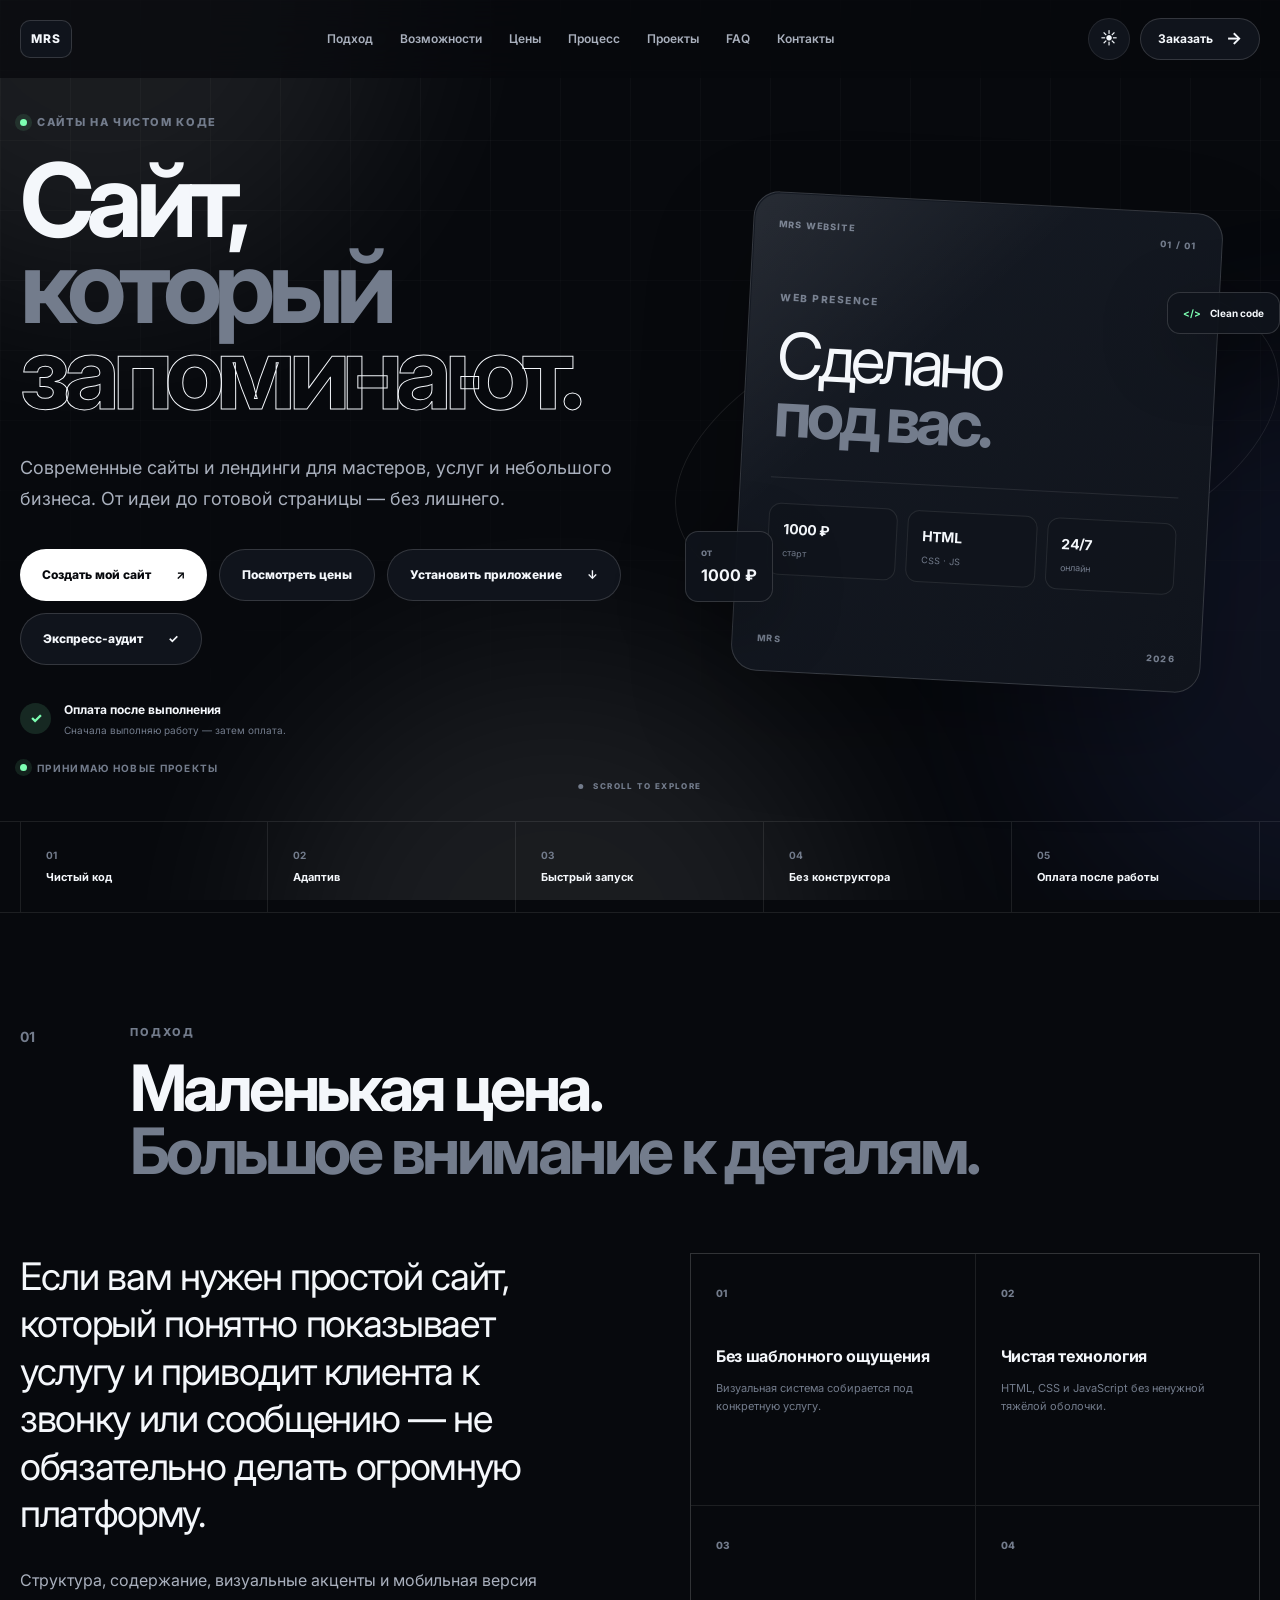
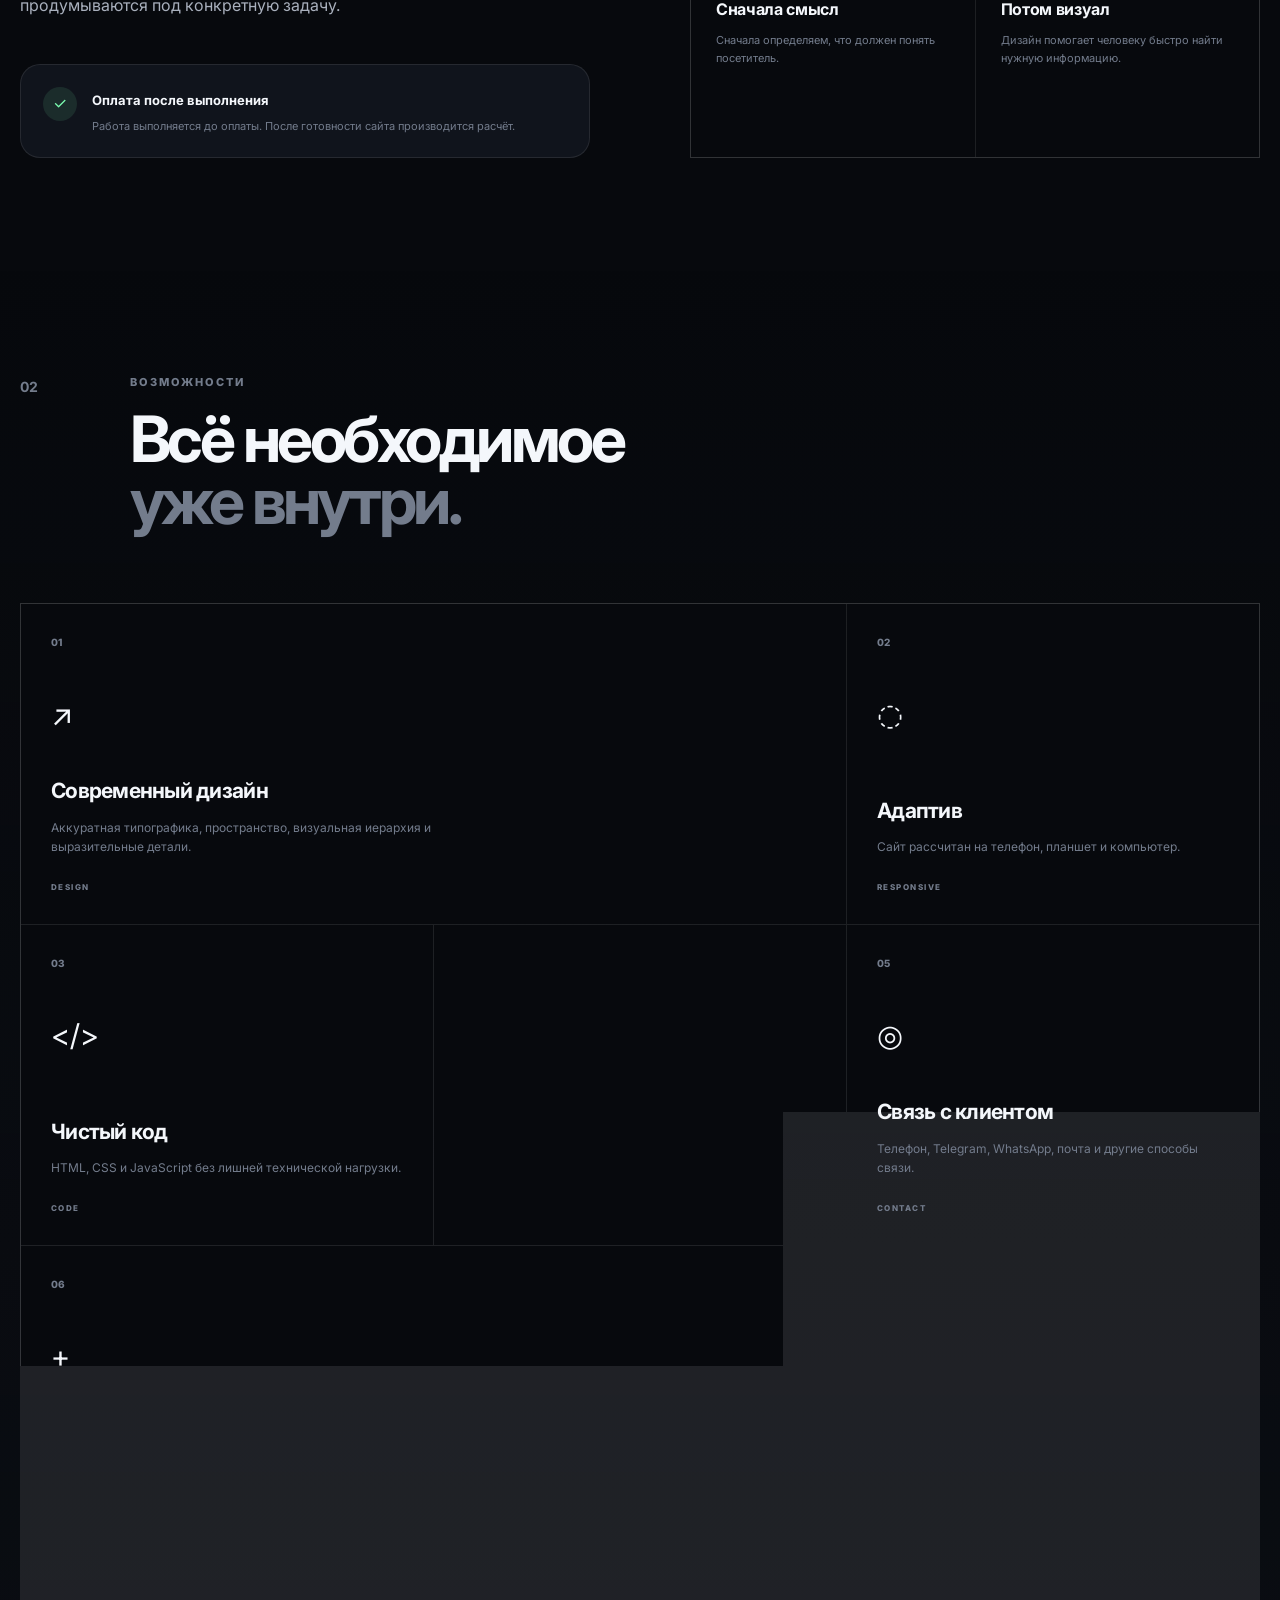
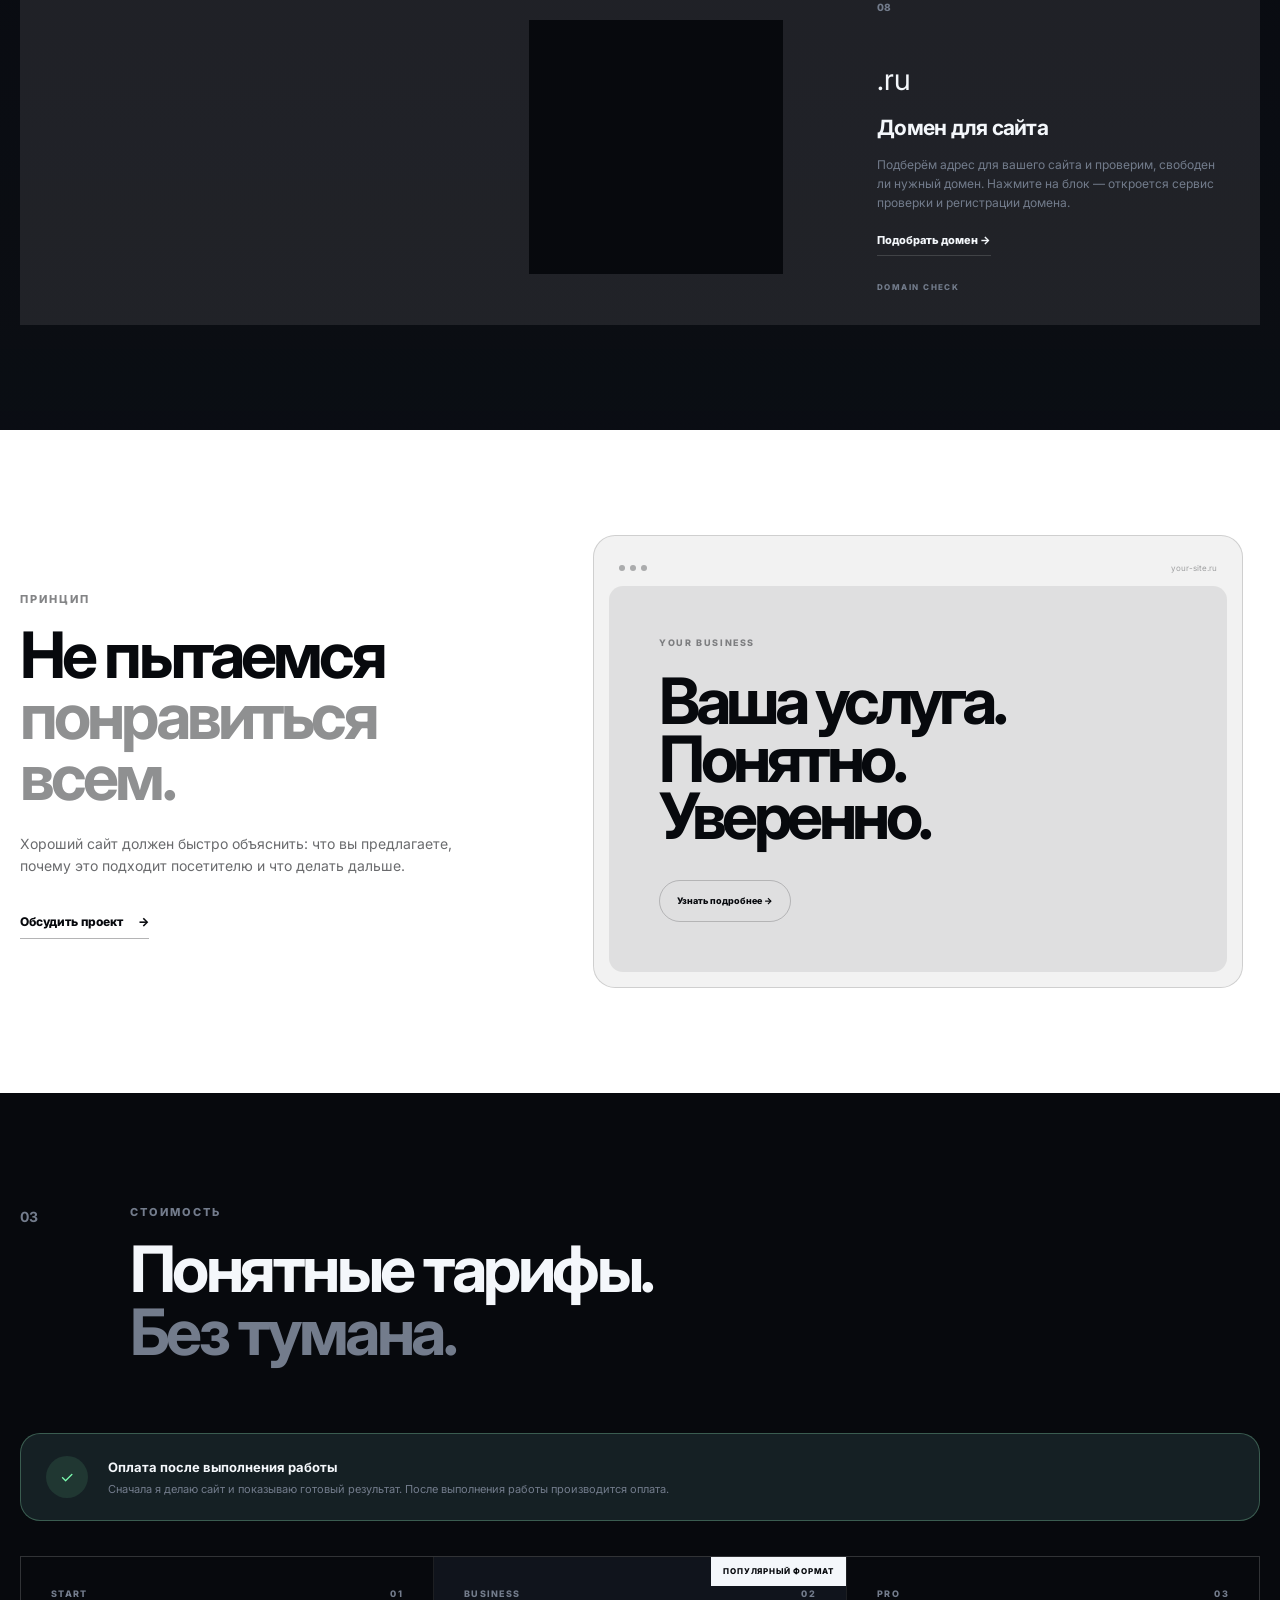
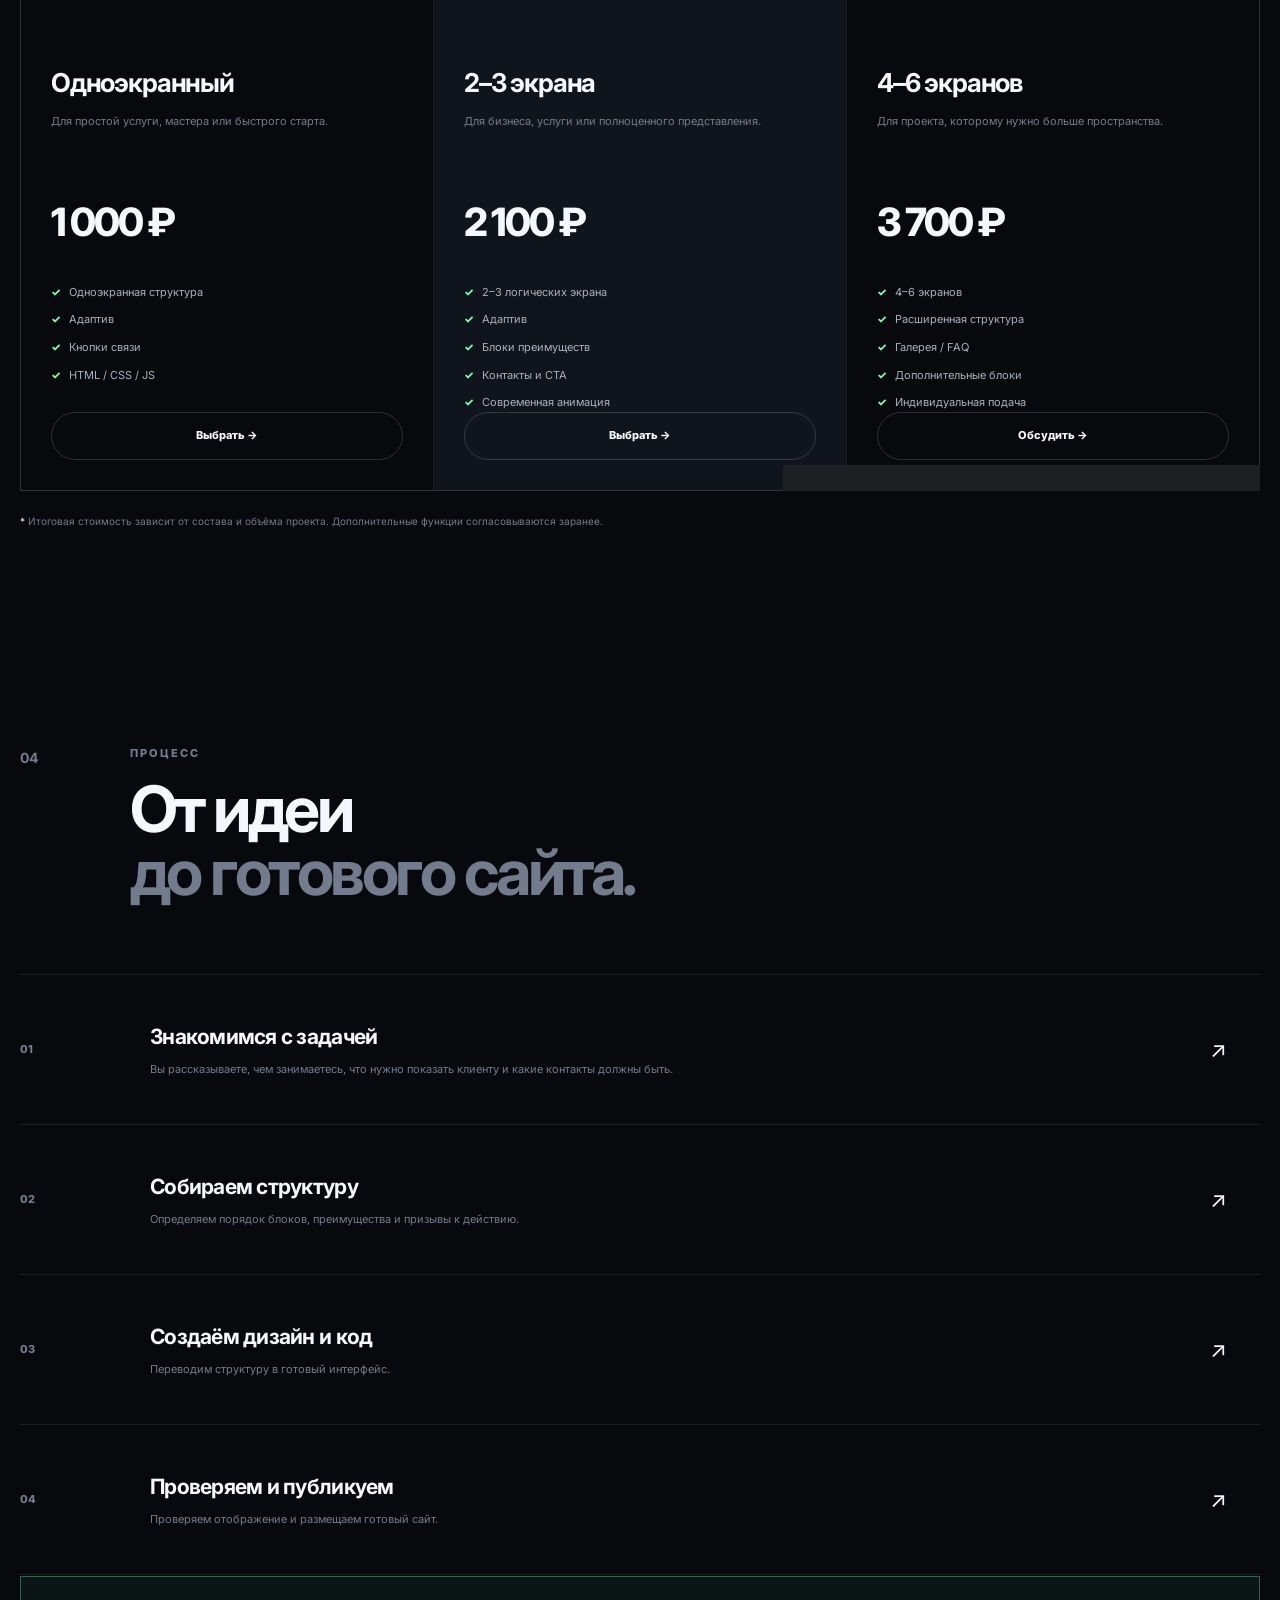
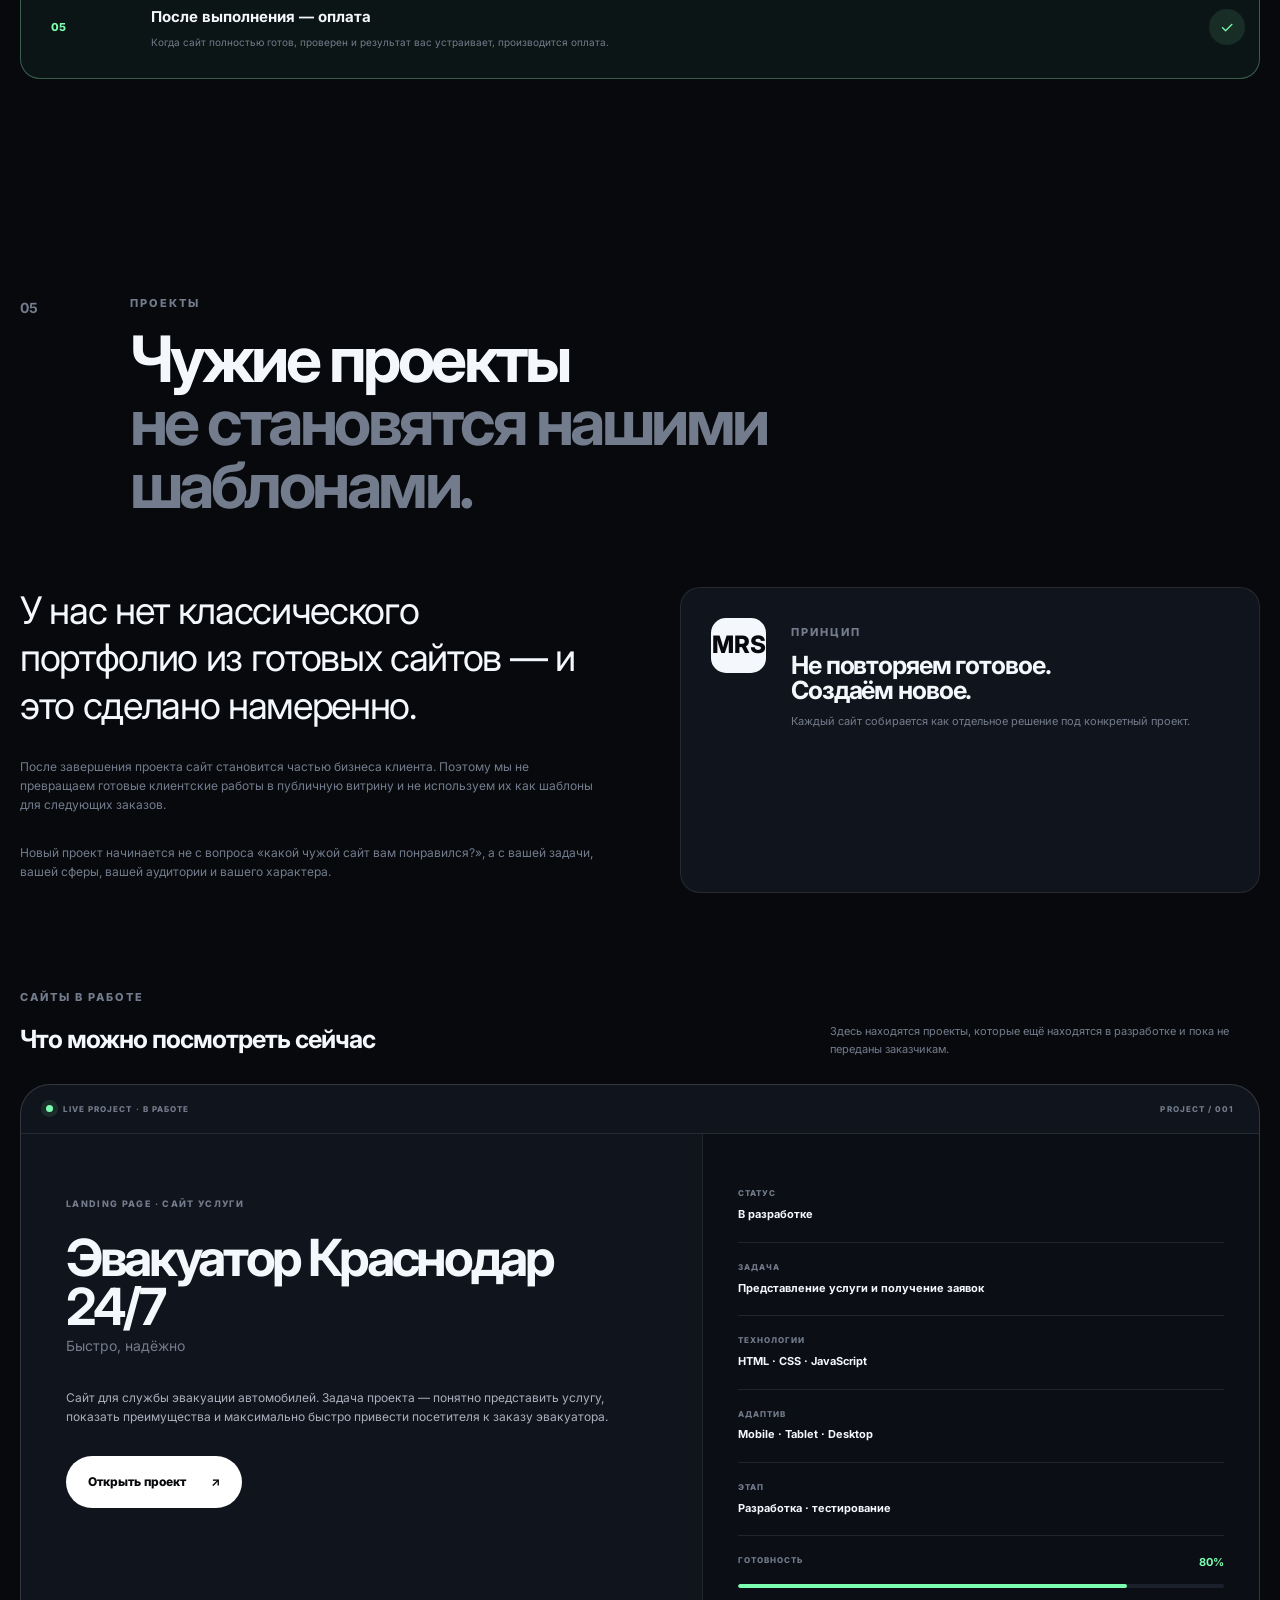
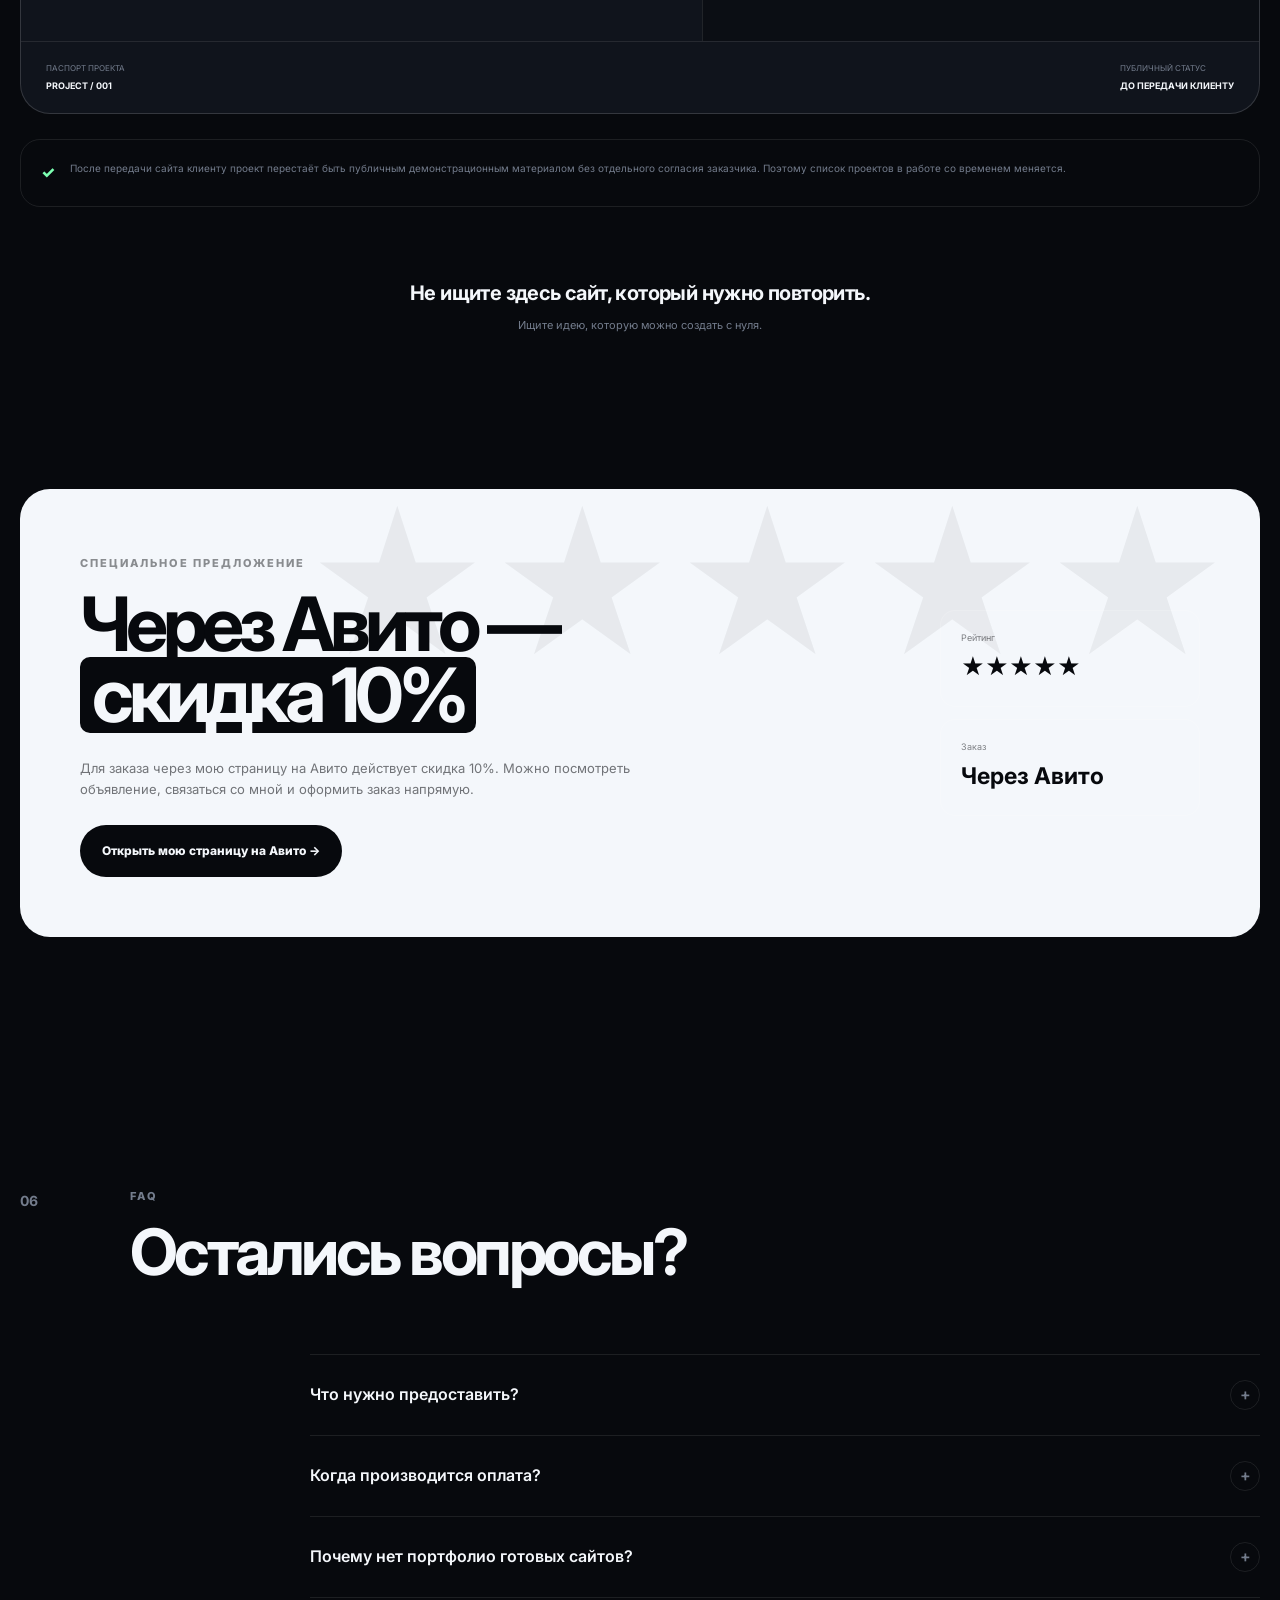
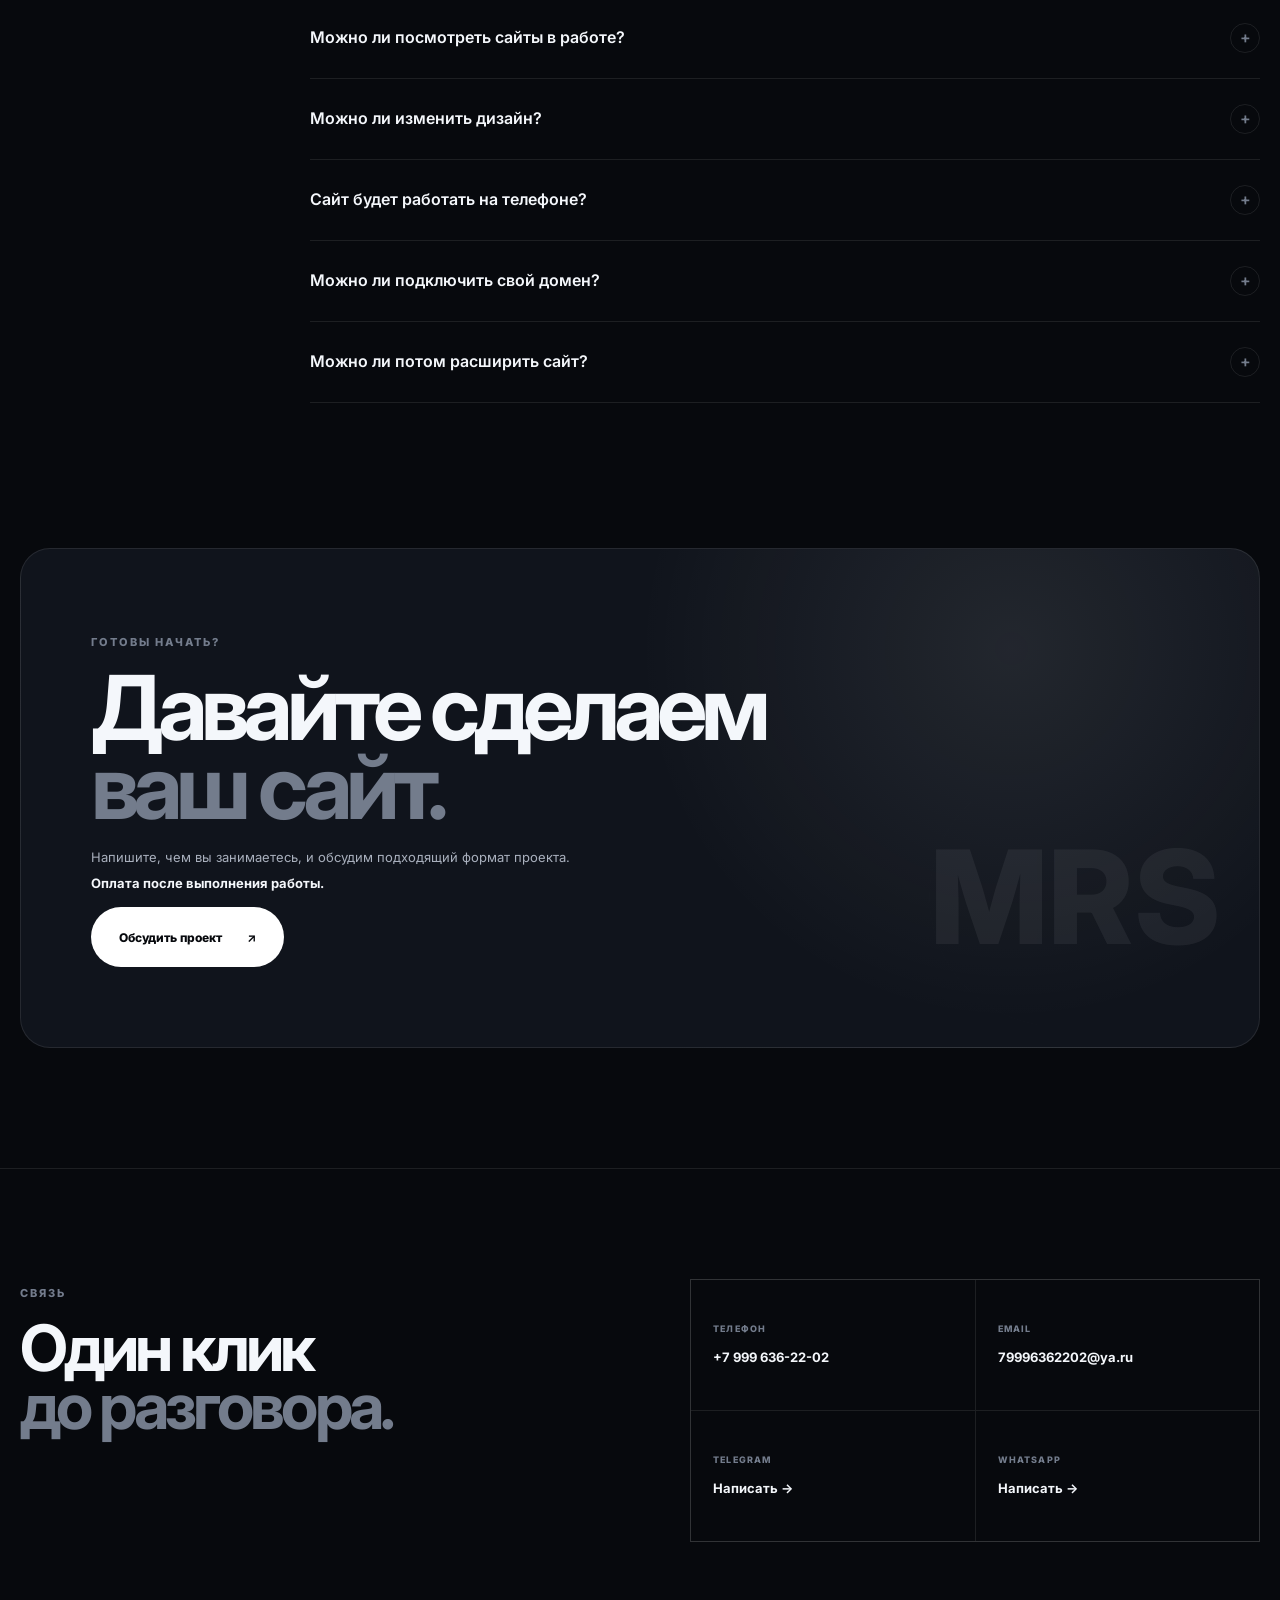
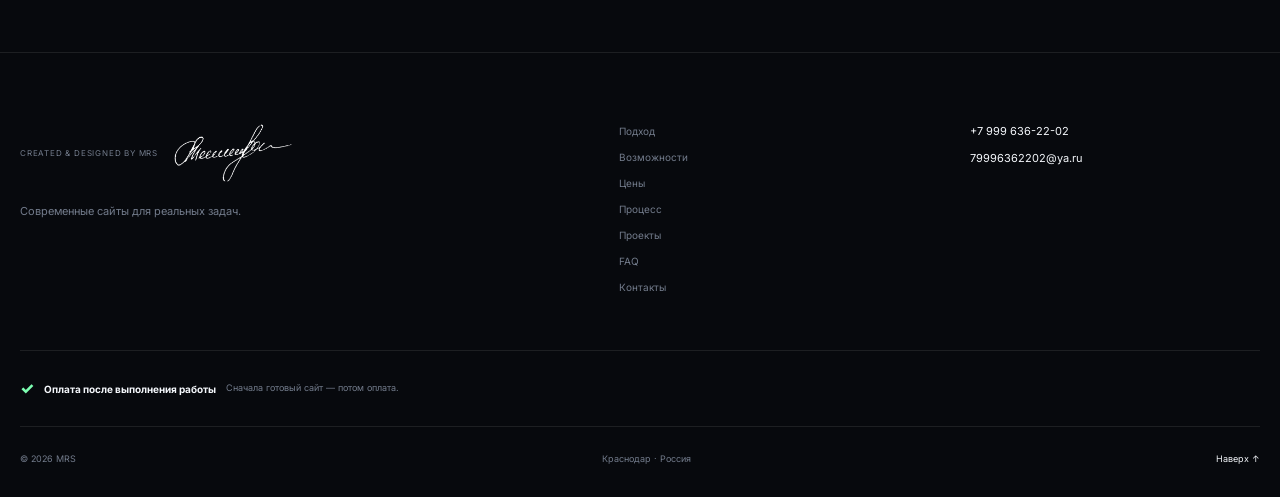
<file: index.html>
<!DOCTYPE html>
<html lang="ru">
<head>
  <meta charset="UTF-8">

  <meta
    name="viewport"
    content="width=device-width, initial-scale=1.0"
  >

  <meta
    name="theme-color"
    content="#07090d"
    id="themeColor"
  >

  <meta
    name="description"
    content="MRS — создание современных сайтов и лендингов от 1000 ₽. Чистый HTML, CSS и JavaScript. Адаптивная вёрстка и оплата после выполнения работы."
  >

  <meta
    name="robots"
    content="index, follow"
  >

  <meta
    name="author"
    content="MRS"
  >

  <meta name="application-name" content="MRS">
  <meta name="apple-mobile-web-app-capable" content="yes">
  <meta name="apple-mobile-web-app-status-bar-style" content="black-translucent">
  <meta name="apple-mobile-web-app-title" content="MRS">

  <link
    rel="canonical"
    href="https://evacuatorkrasnodar-ux.github.io/sites-900/"
  >

  <link
    rel="manifest"
    href="./manifest.json"
  >

  <link
    rel="apple-touch-icon"
    href="./mrs-icon-192.png"
  >

  <meta
    name="format-detection"
    content="telephone=no"
  >

  <!-- Open Graph -->

  <meta
    property="og:type"
    content="website"
  >

  <meta
    property="og:locale"
    content="ru_RU"
  >

  <meta
    property="og:title"
    content="MRS — создание сайтов от 1000 ₽"
  >

  <meta
    property="og:description"
    content="Современные сайты и лендинги для услуг, мастеров и небольшого бизнеса."
  >

  <meta
    property="og:url"
    content="https://evacuatorkrasnodar-ux.github.io/sites-900/"
  >

  <meta
    property="og:site_name"
    content="MRS"
  >

  <title>MRS — Создание сайтов от 1000 ₽</title>

  <!-- Fonts -->

  <link
    rel="preconnect"
    href="https://fonts.googleapis.com"
  >

  <link
    rel="preconnect"
    href="https://fonts.gstatic.com"
    crossorigin
  >

  <link
    href="https://fonts.googleapis.com/css2?family=Inter:wght@400;500;600;700;800&display=swap"
    rel="stylesheet"
  >

  <!-- Initial theme -->

  <script>
    (() => {
      try {
        const savedTheme = localStorage.getItem("mrs-theme");

        if (savedTheme === "light") {
          document.documentElement.classList.add("light-theme");
        } else {
          document.documentElement.classList.add("dark-theme");
        }
      } catch {
        document.documentElement.classList.add("dark-theme");
      }
    })();
  </script>

  <!-- Structured data -->

  <script type="application/ld+json">
  {
    "@context": "https://schema.org",
    "@type": "ProfessionalService",
    "name": "MRS",
    "description": "Создание современных сайтов и лендингов.",
    "areaServed": "RU",
    "telephone": "+79996362202",
    "email": "79996362202@ya.ru",
    "url": "https://evacuatorkrasnodar-ux.github.io/sites-900/",
    "priceRange": "1000₽–3700₽"
  }
  </script>

  <style>

    /* =====================================================
       ROOT
    ====================================================== */

    :root {
      --bg: #07090d;
      --bg-soft: #0b0e14;
      --surface: #10141c;
      --surface-2: #151a23;
      --surface-3: #1b212c;

      --text: #f4f7fb;
      --text-soft: #a9b0bd;
      --text-muted: #737c8c;

      --line: rgba(255,255,255,.09);
      --line-strong: rgba(255,255,255,.15);

      --accent: #ffffff;
      --accent-text: #07090d;

      --success: #7dffb2;

      --max-width: 1240px;

      --radius-sm: 12px;
      --radius-md: 20px;
      --radius-lg: 30px;

      --header-height: 78px;

      --shadow:
        0 20px 70px rgba(0,0,0,.25);

      --transition:
        220ms ease;
    }


    html.light-theme {

      --bg: #f5f7fb;
      --bg-soft: #edf0f5;
      --surface: #ffffff;
      --surface-2: #f2f4f8;
      --surface-3: #e8ebf1;

      --text: #0b0e14;
      --text-soft: #555e6d;
      --text-muted: #7d8592;

      --line: rgba(0,0,0,.09);
      --line-strong: rgba(0,0,0,.15);

      --accent: #07090d;
      --accent-text: #ffffff;

      --success: #1f9d55;

      --shadow:
        0 20px 70px rgba(0,0,0,.08);
    }


    /* =====================================================
       RESET
    ====================================================== */

    *,
    *::before,
    *::after {
      box-sizing: border-box;
    }


    html {
      scroll-behavior: smooth;
      scroll-padding-top: calc(var(--header-height) + 20px);
    }


    body {
      margin: 0;
      min-width: 320px;

      font-family:
        "Inter",
        Arial,
        sans-serif;

      background:
        var(--bg);

      color:
        var(--text);

      line-height: 1.6;

      overflow-x: hidden;

      transition:
        background var(--transition),
        color var(--transition);
    }


    img {
      max-width: 100%;
      display: block;
    }


    a {
      color: inherit;
      text-decoration: none;
    }


    button,
    input,
    textarea,
    select {
      font: inherit;
    }


    button {
      border: 0;
    }


    ::selection {
      background: var(--text);
      color: var(--bg);
    }


    /* =====================================================
       UTILITIES
    ====================================================== */

    .container {
      width: min(
        calc(100% - 40px),
        var(--max-width)
      );

      margin-inline: auto;
    }


    .section {
      position: relative;
      padding: 105px 0;
    }


    .section-heading {
      display: grid;
      grid-template-columns: 80px 1fr;
      gap: 30px;

      margin-bottom: 70px;
    }


    .section-number {
      font-size: 14px;
      font-weight: 700;
      color: var(--text-muted);

      padding-top: 8px;
    }


    .section-kicker {
      display: inline-block;

      font-size: 11px;
      font-weight: 800;

      letter-spacing: .18em;

      color: var(--text-muted);

      text-transform: uppercase;
    }


    .section-heading h2 {
      max-width: 850px;

      margin: 14px 0 0;

      font-size:
        clamp(36px, 5vw, 70px);

      line-height: .98;

      letter-spacing: -.055em;
    }


    .section-heading h2 span {
      display: block;
      color: var(--text-muted);
    }


    /* =====================================================
       BACKGROUND
    ====================================================== */

    .site-background {
      position: fixed;
      inset: 0;

      pointer-events: none;

      overflow: hidden;

      z-index: -2;
    }


    .bg-grid {
      position: absolute;
      inset: 0;

      opacity: .35;

      background-image:
        linear-gradient(
          var(--line) 1px,
          transparent 1px
        ),
        linear-gradient(
          90deg,
          var(--line) 1px,
          transparent 1px
        );

      background-size:
        70px 70px;

      mask-image:
        linear-gradient(
          to bottom,
          black,
          transparent 85%
        );
    }


    .bg-glow {
      position: absolute;

      width: 600px;
      height: 600px;

      border-radius: 50%;

      filter: blur(100px);

      opacity: .08;
    }


    .bg-glow-one {
      top: -300px;
      left: -200px;

      background: #ffffff;
    }


    .bg-glow-two {
      top: 40%;
      right: -350px;

      background: #667cff;
    }


    .bg-glow-three {
      bottom: -350px;
      left: 20%;

      background: #ffffff;
    }


    /* =====================================================
       HEADER
    ====================================================== */

    .site-header {
      position: fixed;

      top: 0;
      left: 0;
      right: 0;

      z-index: 1000;

      height: var(--header-height);

      border-bottom:
        1px solid transparent;

      background:
        color-mix(
          in srgb,
          var(--bg) 72%,
          transparent
        );

      backdrop-filter: blur(18px);

      transition:
        border-color var(--transition),
        background var(--transition);
    }


    .site-header.header-scrolled {
      border-color: var(--line);
    }


    .header-inner {
      height: 100%;

      display: flex;
      align-items: center;
      justify-content: space-between;

      gap: 30px;
    }


    .brand {
      display: flex;
      align-items: center;
      gap: 11px;

      flex-shrink: 0;
    }


    .brand-mark {
      width: 38px;
      height: 38px;

      display: grid;
      place-items: center;

      border: 1px solid var(--line-strong);
      border-radius: 10px;

      background: var(--surface);

      font-weight: 800;
      font-size: 18px;
    }


    .brand-text {
      display: flex;
      flex-direction: column;

      line-height: 1;
    }


    .brand-text strong {
      font-size: 15px;
      letter-spacing: .08em;
    }


    .brand-text small {
      margin-top: 5px;

      font-size: 8px;
      letter-spacing: .25em;

      color: var(--text-muted);
    }


    .main-nav {
      display: flex;
      align-items: center;
      gap: 27px;
    }


    .main-nav a {
      position: relative;

      font-size: 12px;
      font-weight: 600;

      color: var(--text-soft);

      transition: color var(--transition);
    }


    .main-nav a::after {
      content: "";

      position: absolute;

      left: 0;
      bottom: -7px;

      width: 0;
      height: 1px;

      background: var(--text);

      transition: width var(--transition);
    }


    .main-nav a:hover {
      color: var(--text);
    }


    .main-nav a:hover::after {
      width: 100%;
    }


    .header-actions {
      display: flex;
      align-items: center;
      gap: 10px;
    }


    .theme-toggle,
    .menu-toggle {
      width: 42px;
      height: 42px;

      display: grid;
      place-items: center;

      cursor: pointer;

      border:
        1px solid var(--line);

      border-radius: 50%;

      color: var(--text);

      background: var(--surface);

      transition:
        transform var(--transition),
        border-color var(--transition),
        background var(--transition);
    }


    .theme-toggle:hover,
    .menu-toggle:hover {
      transform: translateY(-2px);
      border-color: var(--line-strong);
    }


    .theme-icon {
      font-size: 17px;
    }


    .light-theme .theme-sun {
      display: none;
    }


    .dark-theme .theme-moon {
      display: none;
    }


    .header-order {
      display: inline-flex;
      align-items: center;
      gap: 13px;

      min-height: 42px;

      padding: 0 17px;

      border:
        1px solid var(--line-strong);

      border-radius: 100px;

      background: var(--surface);

      font-size: 12px;
      font-weight: 700;

      transition:
        transform var(--transition),
        background var(--transition);
    }


    .header-order:hover {
      transform: translateY(-2px);
      background: var(--surface-2);
    }


    .header-order b {
      font-size: 17px;
    }


    .menu-toggle {
      display: none;
    }


    /* =====================================================
       MOBILE MENU
    ====================================================== */

    .mobile-menu {
      position: fixed;

      top: var(--header-height);
      left: 20px;
      right: 20px;

      z-index: 999;

      padding: 18px;

      border:
        1px solid var(--line);

      border-radius: 20px;

      background:
        color-mix(
          in srgb,
          var(--surface) 95%,
          transparent
        );

      backdrop-filter: blur(20px);

      box-shadow: var(--shadow);

      opacity: 0;
      visibility: hidden;

      transform:
        translateY(-10px);

      transition:
        opacity var(--transition),
        visibility var(--transition),
        transform var(--transition);
    }


    .mobile-menu.open {
      opacity: 1;
      visibility: visible;
      transform: translateY(0);
    }


    .mobile-menu a {
      display: block;

      padding: 14px 10px;

      border-bottom:
        1px solid var(--line);

      font-size: 14px;
      font-weight: 600;
    }


    .mobile-menu a:last-child {
      border-bottom: 0;
    }


    /* =====================================================
       HERO
    ====================================================== */

    .hero {
      position: relative;

      min-height: 650px;

      display: flex;
      align-items: center;

      padding:
        calc(var(--header-height) + 30px)
        0
        45px;
    }


    .hero-container {
      display: grid;

      grid-template-columns:
        minmax(0, 1.05fr)
        minmax(420px, .95fr);

      gap: 50px;

      align-items: center;
    }


    .eyebrow {
      display: inline-flex;
      align-items: center;
      gap: 10px;

      margin-bottom: 26px;

      font-size: 11px;
      font-weight: 800;

      letter-spacing: .15em;
      text-transform: uppercase;

      color: var(--text-muted);
    }


    .eyebrow-dot,
    .status-dot,
    .project-live-dot {
      width: 7px;
      height: 7px;

      border-radius: 50%;

      background: var(--success);

      box-shadow:
        0 0 0 5px
        color-mix(
          in srgb,
          var(--success) 10%,
          transparent
        );
    }


    .hero h1 {
      max-width: 820px;

      margin: 0;

      font-size:
        clamp(60px, 8vw, 118px);

      line-height: .84;

      letter-spacing: -.075em;
    }


    .hero h1 span {
      display: block;
      color: var(--text-muted);
    }


    .hero h1 em {
      display: block;

      color: transparent;

      -webkit-text-stroke:
        1px var(--text);

      font-style: normal;
    }


    .hero-description {
      max-width: 610px;

      margin: 38px 0 0;

      color: var(--text-soft);

      font-size:
        clamp(15px, 1.6vw, 18px);

      line-height: 1.7;
    }


    .hero-actions {
      display: flex;
      flex-wrap: wrap;
      gap: 12px;

      margin-top: 34px;
    }


    .button {
      min-height: 52px;

      display: inline-flex;
      align-items: center;
      justify-content: center;

      gap: 25px;

      padding:
        0 22px;

      border-radius: 100px;

      font-size: 12px;
      font-weight: 800;

      transition:
        transform var(--transition),
        background var(--transition),
        color var(--transition),
        border-color var(--transition);
    }


    .button:hover {
      transform: translateY(-3px);
    }


    .button-primary {
      color: var(--accent-text);
      background: var(--accent);
    }


    .button-secondary {
      border:
        1px solid var(--line-strong);

      background: var(--surface);

      color: var(--text);
    }


    .button-secondary:hover {
      background: var(--surface-2);
    }


    .button-large {
      min-height: 60px;
      padding-inline: 28px;
    }


    .payment-note {
      display: flex;
      align-items: center;
      gap: 13px;

      margin-top: 35px;
    }


    .payment-icon {
      width: 31px;
      height: 31px;

      display: grid;
      place-items: center;

      flex-shrink: 0;

      border-radius: 50%;

      background:
        color-mix(
          in srgb,
          var(--success) 13%,
          transparent
        );

      color: var(--success);

      font-size: 14px;
      font-weight: 800;
    }


    .payment-note div {
      display: flex;
      flex-direction: column;
    }


    .payment-note strong {
      font-size: 12px;
    }


    .payment-note small {
      margin-top: 3px;

      color: var(--text-muted);

      font-size: 10px;
    }


    .hero-note {
      display: flex;
      align-items: center;
      gap: 10px;

      margin-top: 22px;

      font-size: 10px;
      font-weight: 700;

      color: var(--text-muted);

      text-transform: uppercase;
      letter-spacing: .13em;
    }


    /* =====================================================
       HERO VISUAL
    ====================================================== */

    .hero-visual {
      position: relative;

      min-height: 470px;

      display: grid;
      place-items: center;
    }


    .visual-orbit {
      position: absolute;

      border:
        1px solid var(--line);

      border-radius: 50%;

      transform:
        rotate(-15deg);
    }


    .orbit-one {
      width: 470px;
      height: 470px;
    }


    .orbit-two {
      width: 620px;
      height: 300px;
    }


    .visual-card {
      position: relative;

      width: min(
        100%,
        470px
      );

      min-height: 480px;

      padding: 25px;

      display: flex;
      flex-direction: column;
      justify-content: space-between;

      border:
        1px solid var(--line-strong);

      border-radius: 26px;

      background:
        linear-gradient(
          145deg,
          var(--surface-2),
          var(--surface)
        );

      box-shadow:
        0 40px 100px rgba(0,0,0,.25);

      transform:
        rotate(3deg);
    }


    .visual-card::before {
      content: "";

      position: absolute;

      inset: 1px;

      border-radius: 25px;

      background:
        linear-gradient(
          135deg,
          rgba(255,255,255,.08),
          transparent 35%
        );

      pointer-events: none;
    }


    .visual-top,
    .visual-bottom {
      display: flex;
      align-items: center;
      justify-content: space-between;

      color: var(--text-muted);

      font-size: 9px;
      font-weight: 800;

      letter-spacing: .13em;
    }


    .visual-main {
      padding: 30px 5px;
    }


    .visual-kicker {
      color: var(--text-muted);

      font-size: 10px;
      font-weight: 800;

      letter-spacing: .15em;
    }


    .visual-title {
      margin-top: 22px;

      font-size:
        clamp(40px, 5vw, 65px);

      line-height: .9;

      letter-spacing: -.07em;
    }


    .visual-title strong {
      display: block;
      color: var(--text-muted);
    }


    .visual-line {
      height: 1px;

      margin:
        35px 0 25px;

      background: var(--line);
    }


    .visual-mini-grid {
      display: grid;
      grid-template-columns: repeat(3, 1fr);

      gap: 10px;
    }


    .visual-mini-grid div {
      padding: 14px;

      border:
        1px solid var(--line);

      border-radius: 12px;

      background:
        color-mix(
          in srgb,
          var(--surface) 70%,
          transparent
        );
    }


    .visual-mini-grid strong {
      display: block;

      font-size: 14px;
    }


    .visual-mini-grid span {
      display: block;

      margin-top: 5px;

      color: var(--text-muted);

      font-size: 9px;
    }


    .floating-badge {
      position: absolute;

      padding: 12px 15px;

      border:
        1px solid var(--line-strong);

      border-radius: 13px;

      background:
        color-mix(
          in srgb,
          var(--surface) 92%,
          transparent
        );

      box-shadow: var(--shadow);

      backdrop-filter: blur(15px);

      font-size: 10px;
      font-weight: 700;
    }


    .badge-price {
      left: -10px;
      bottom: 80px;
    }


    .badge-price span {
      display: block;

      margin-bottom: 3px;

      color: var(--text-muted);
    }


    .badge-price strong {
      font-size: 16px;
    }


    .badge-code {
      right: -20px;
      top: 90px;

      display: flex;
      align-items: center;
      gap: 9px;
    }


    .badge-code span {
      color: var(--success);
    }


    .hero-scroll {
      position: absolute;

      bottom: 28px;
      left: 50%;

      transform: translateX(-50%);

      display: flex;
      align-items: center;
      gap: 10px;

      color: var(--text-muted);

      font-size: 8px;
      font-weight: 800;

      letter-spacing: .18em;
    }


    .hero-scroll span {
      width: 5px;
      height: 5px;

      border-radius: 50%;

      background: var(--text-muted);
    }


    /* =====================================================
       TRUST
    ====================================================== */

    .trust-bar {
      border-top:
        1px solid var(--line);

      border-bottom:
        1px solid var(--line);
    }


    .trust-inner {
      display: grid;
      grid-template-columns:
        repeat(5, 1fr);
    }


    .trust-inner > div {
      min-height: 90px;

      display: flex;
      flex-direction: column;
      justify-content: center;

      padding: 15px 25px;

      border-right:
        1px solid var(--line);
    }


    .trust-inner > div:first-child {
      border-left:
        1px solid var(--line);
    }


    .trust-inner strong {
      font-size: 10px;
      color: var(--text-muted);
    }


    .trust-inner span {
      margin-top: 6px;

      font-size: 11px;
      font-weight: 700;
    }


    /* =====================================================
       ABOUT
    ====================================================== */

    .about-grid {
      display: grid;

      grid-template-columns:
        1fr 1fr;

      gap: 100px;
    }


    .large-text {
      margin: 0;

      font-size:
        clamp(24px, 3vw, 38px);

      line-height: 1.25;

      letter-spacing: -.035em;
    }


    .about-lead > p:not(.large-text) {
      max-width: 600px;

      margin-top: 30px;

      color: var(--text-soft);
    }


    .about-payment {
      display: flex;
      gap: 15px;

      margin-top: 45px;

      padding: 22px;

      border:
        1px solid var(--line);

      border-radius: var(--radius-md);

      background: var(--surface);
    }


    .about-payment-icon {
      width: 34px;
      height: 34px;

      flex-shrink: 0;

      display: grid;
      place-items: center;

      border-radius: 50%;

      color: var(--success);

      background:
        color-mix(
          in srgb,
          var(--success) 10%,
          transparent
        );
    }


    .about-payment strong {
      font-size: 13px;
    }


    .about-payment p {
      margin: 5px 0 0;

      color: var(--text-muted);

      font-size: 11px;
    }


    .about-points {
      display: grid;

      grid-template-columns:
        repeat(2, 1fr);

      gap: 1px;

      background: var(--line);

      border:
        1px solid var(--line);
    }


    .about-points article {
      min-height: 220px;

      padding: 25px;

      background: var(--bg);
    }


    .about-points article > span {
      color: var(--text-muted);

      font-size: 10px;
      font-weight: 800;
    }


    .about-points h3 {
      margin: 40px 0 10px;

      font-size: 16px;
      letter-spacing: -.02em;
    }


    .about-points p {
      margin: 0;

      color: var(--text-muted);

      font-size: 11px;
    }


    /* =====================================================
       SERVICES
    ====================================================== */

    .services-section {
      background:
        linear-gradient(
          to bottom,
          transparent,
          color-mix(
            in srgb,
            var(--surface) 45%,
            transparent
          )
        );
    }


    .services-grid {
      display: grid;

      grid-template-columns:
        repeat(3, 1fr);

      gap: 1px;

      background: var(--line);

      border:
        1px solid var(--line);
    }


    .service-card {
      position: relative;

      min-height: 320px;

      padding: 30px;

      display: flex;
      flex-direction: column;

      background: var(--bg);

      overflow: hidden;

      transition:
        background var(--transition);
    }


    .service-card:hover {
      background: var(--surface);
    }


    .service-large {
      grid-column: span 2;
    }


    .service-wide {
      grid-column: span 2;
    }


    .service-domain {
      cursor: pointer;
    }


    .service-domain-link {
      margin-top: 20px;
      display: inline-flex;
      align-items: center;
      gap: 10px;
      width: fit-content;
      padding-bottom: 5px;
      border-bottom: 1px solid var(--line-strong);
      font-size: 11px;
      font-weight: 800;
      transition: transform var(--transition), border-color var(--transition);
    }


    .service-domain-link:hover {
      transform: translateX(3px);
      border-color: var(--text);
    }


    .service-number {
      color: var(--text-muted);

      font-size: 10px;
      font-weight: 800;
    }


    .service-icon {
      margin-top: 40px;

      font-size: 30px;
    }


    .service-card h3 {
      margin:
        auto 0 10px;

      font-size: 21px;
      letter-spacing: -.035em;
    }


    .service-card p {
      max-width: 430px;

      margin: 0;

      color: var(--text-muted);

      font-size: 12px;
    }


    .service-footer {
      margin-top: 25px;

      color: var(--text-muted);

      font-size: 8px;
      font-weight: 800;

      letter-spacing: .18em;
    }


    /* =====================================================
       SHOWCASE
    ====================================================== */

    .showcase {
      padding: 105px 0;

      background:
        var(--accent);

      color: var(--accent-text);
    }


    .showcase-inner {
      display: grid;

      grid-template-columns:
        .8fr 1.2fr;

      gap: 100px;

      align-items: center;
    }


    .showcase-copy .section-kicker {
      color:
        color-mix(
          in srgb,
          var(--accent-text) 50%,
          transparent
        );
    }


    .showcase-copy h2 {
      max-width: 600px;

      margin: 15px 0 25px;

      font-size:
        clamp(40px, 5vw, 70px);

      line-height: .95;

      letter-spacing: -.06em;
    }


    .showcase-copy h2 span {
      display: block;

      opacity: .45;
    }


    .showcase-copy p {
      max-width: 480px;

      margin: 0;

      opacity: .6;

      font-size: 14px;
    }


    .text-link {
      display: inline-flex;
      align-items: center;
      gap: 15px;

      margin-top: 35px;

      padding-bottom: 6px;

      border-bottom:
        1px solid
        color-mix(
          in srgb,
          var(--accent-text) 30%,
          transparent
        );

      font-size: 12px;
      font-weight: 800;
    }


    .showcase-visual {
      display: flex;
      justify-content: center;
    }


    .showcase-frame {
      width: min(100%, 650px);

      min-height: 440px;

      padding: 15px;

      border:
        1px solid
        color-mix(
          in srgb,
          var(--accent-text) 15%,
          transparent
        );

      border-radius: 22px;

      background:
        color-mix(
          in srgb,
          var(--accent-text) 5%,
          transparent
        );
    }


    .frame-header {
      display: flex;
      align-items: center;
      gap: 5px;

      height: 35px;

      padding: 0 10px;
    }


    .frame-header > span {
      width: 6px;
      height: 6px;

      border-radius: 50%;

      background:
        color-mix(
          in srgb,
          var(--accent-text) 30%,
          transparent
        );
    }


    .frame-header small {
      margin-left: auto;

      opacity: .35;

      font-size: 8px;
    }


    .frame-content {
      min-height: 375px;

      display: flex;
      flex-direction: column;
      justify-content: center;

      padding: 50px;

      border-radius: 14px;

      background:
        color-mix(
          in srgb,
          var(--accent-text) 8%,
          transparent
        );
    }


    .frame-content small {
      font-size: 9px;
      font-weight: 800;
      letter-spacing: .18em;
      opacity: .45;
    }


    .frame-content strong {
      margin-top: 22px;

      font-size:
        clamp(38px, 5vw, 65px);

      line-height: .9;

      letter-spacing: -.07em;
    }


    .frame-button {
      width: max-content;

      margin-top: 35px;

      padding: 13px 17px;

      border:
        1px solid
        color-mix(
          in srgb,
          var(--accent-text) 20%,
          transparent
        );

      border-radius: 100px;

      font-size: 9px;
      font-weight: 800;
    }


    /* =====================================================
       PRICES
    ====================================================== */

    .payment-banner {
      display: flex;
      align-items: center;
      gap: 20px;

      margin-bottom: 35px;

      padding: 22px 25px;

      border:
        1px solid
        color-mix(
          in srgb,
          var(--success) 20%,
          var(--line)
        );

      border-radius: var(--radius-md);

      background:
        color-mix(
          in srgb,
          var(--success) 5%,
          var(--surface)
        );
    }


    .payment-banner-icon {
      width: 42px;
      height: 42px;

      flex-shrink: 0;

      display: grid;
      place-items: center;

      border-radius: 50%;

      color: var(--success);

      background:
        color-mix(
          in srgb,
          var(--success) 10%,
          transparent
        );
    }


    .payment-banner strong {
      display: block;

      font-size: 13px;
    }


    .payment-banner span {
      display: block;

      margin-top: 3px;

      color: var(--text-muted);

      font-size: 11px;
    }


    .pricing-grid {
      display: grid;

      grid-template-columns:
        repeat(3, 1fr);

      gap: 1px;

      background: var(--line);

      border:
        1px solid var(--line);
    }


    .price-card {
      position: relative;

      min-height: 500px;

      padding: 30px;

      display: flex;
      flex-direction: column;

      background: var(--bg);
    }


    .price-featured {
      background: var(--surface);
    }


    .price-label {
      position: absolute;

      top: 0;
      right: 0;

      padding: 8px 12px;

      background: var(--text);
      color: var(--bg);

      font-size: 8px;
      font-weight: 800;

      letter-spacing: .1em;
    }


    .price-top {
      display: flex;
      justify-content: space-between;

      color: var(--text-muted);

      font-size: 9px;
      font-weight: 800;

      letter-spacing: .14em;
    }


    .price-card h3 {
      margin:
        60px 0 10px;

      font-size: 26px;
      letter-spacing: -.045em;
    }


    .price-card > p {
      min-height: 48px;

      margin: 0;

      color: var(--text-muted);

      font-size: 11px;
    }


    .price {
      margin: 30px 0;

      font-size: 39px;
      font-weight: 800;

      letter-spacing: -.06em;
    }


    .price-card ul {
      display: grid;
      gap: 10px;

      margin: 0;
      padding: 0;

      list-style: none;
    }


    .price-card li {
      position: relative;

      padding-left: 18px;

      color: var(--text-soft);

      font-size: 11px;
    }


    .price-card li::before {
      content: "✓";

      position: absolute;
      left: 0;

      color: var(--success);

      font-weight: 800;
    }


    .price-button {
      margin-top: auto;

      min-height: 48px;

      display: grid;
      place-items: center;

      border:
        1px solid var(--line-strong);

      border-radius: 100px;

      font-size: 11px;
      font-weight: 800;

      transition:
        background var(--transition),
        transform var(--transition);
    }


    .price-button:hover {
      transform: translateY(-2px);
      background: var(--surface-2);
    }


    .price-note {
      margin-top: 22px;

      color: var(--text-muted);

      font-size: 10px;
    }


    .price-note span {
      color: var(--text);
    }


    /* =====================================================
       PROCESS
    ====================================================== */

    .process-list {
      border-top:
        1px solid var(--line);
    }


    .process-step {
      display: grid;

      grid-template-columns:
        100px 1fr 50px;

      gap: 30px;

      align-items: center;

      min-height: 150px;

      border-bottom:
        1px solid var(--line);

      transition:
        background var(--transition);
    }


    .process-step:hover {
      background: var(--surface);
    }


    .process-index {
      color: var(--text-muted);

      font-size: 11px;
      font-weight: 800;
    }


    .process-content h3 {
      margin: 0;

      font-size: 21px;

      letter-spacing: -.035em;
    }


    .process-content p {
      max-width: 620px;

      margin: 7px 0 0;

      color: var(--text-muted);

      font-size: 11px;
    }


    .process-arrow {
      font-size: 22px;

      transition:
        transform var(--transition);
    }


    .process-step:hover .process-arrow {
      transform:
        translate(3px, -3px);
    }


    .process-payment {
      display: grid;

      grid-template-columns:
        100px 1fr 50px;

      gap: 30px;

      align-items: center;

      margin-top: 1px;

      padding: 28px 0;

      border:
        1px solid
        color-mix(
          in srgb,
          var(--success) 25%,
          var(--line)
        );

      border-radius: 0 0 var(--radius-md) var(--radius-md);

      background:
        color-mix(
          in srgb,
          var(--success) 5%,
          transparent
        );
    }


    .process-payment-number {
      padding-left: 30px;

      color: var(--success);

      font-size: 11px;
      font-weight: 800;
    }


    .process-payment h3 {
      margin: 0;

      font-size: 15px;
    }


    .process-payment p {
      margin: 5px 0 0;

      color: var(--text-muted);

      font-size: 10px;
    }


    .process-payment-icon {
      width: 36px;
      height: 36px;

      display: grid;
      place-items: center;

      border-radius: 50%;

      color: var(--success);

      background:
        color-mix(
          in srgb,
          var(--success) 10%,
          transparent
        );
    }


    /* =====================================================
       PROJECTS
    ====================================================== */

    .projects-intro {
      display: grid;

      grid-template-columns:
        1fr 1fr;

      gap: 80px;

      margin-bottom: 90px;
    }


    .projects-intro-copy > p:not(.large-text) {
      max-width: 650px;

      margin-top: 28px;

      color: var(--text-muted);

      font-size: 12px;
    }


    .projects-principle {
      display: flex;
      gap: 25px;

      padding: 30px;

      border:
        1px solid var(--line);

      border-radius: var(--radius-md);

      background: var(--surface);
    }


    .projects-principle-mark {
      width: 55px;
      height: 55px;

      display: grid;
      place-items: center;

      flex-shrink: 0;

      border-radius: 15px;

      background: var(--text);
      color: var(--bg);

      font-size: 24px;
      font-weight: 800;
    }


    .projects-principle h3 {
      margin: 10px 0;

      font-size: 25px;
      line-height: 1;

      letter-spacing: -.045em;
    }


    .projects-principle p {
      margin: 0;

      color: var(--text-muted);

      font-size: 11px;
    }


    .projects-live-heading {
      display: flex;
      justify-content: space-between;
      align-items: end;

      gap: 40px;

      margin-bottom: 25px;
    }


    .projects-live-heading h3 {
      margin: 10px 0 0;

      font-size: 25px;
      letter-spacing: -.04em;
    }


    .projects-live-heading > p {
      max-width: 430px;

      margin: 0;

      color: var(--text-muted);

      font-size: 11px;
    }


    .project-passport {
      border:
        1px solid var(--line-strong);

      border-radius: var(--radius-lg);

      background: var(--surface);

      overflow: hidden;
    }


    .project-passport-top {
      display: flex;
      justify-content: space-between;
      align-items: center;

      padding: 18px 25px;

      border-bottom:
        1px solid var(--line);
    }


    .project-passport-top > div {
      display: flex;
      align-items: center;
      gap: 10px;
    }


    .project-live-status,
    .project-number {
      color: var(--text-muted);

      font-size: 8px;
      font-weight: 800;

      letter-spacing: .13em;
    }


    .project-passport-grid {
      display: grid;

      grid-template-columns:
        1.1fr .9fr;
    }


    .project-passport-main {
      padding: 55px 45px;
    }


    .project-type {
      color: var(--text-muted);

      font-size: 9px;
      font-weight: 800;

      letter-spacing: .15em;
    }


    .project-passport-main h3 {
      margin: 18px 0 5px;

      font-size:
        clamp(35px, 4vw, 55px);

      line-height: .95;

      letter-spacing: -.065em;
    }


    .project-subtitle {
      margin: 0;

      color: var(--text-muted);

      font-size: 14px;
    }


    .project-description {
      max-width: 650px;

      margin: 30px 0;

      color: var(--text-soft);

      font-size: 12px;
    }


    .project-button {
      width: max-content;
    }


    .project-passport-data {
      padding: 35px;

      border-left:
        1px solid var(--line);

      background:
        color-mix(
          in srgb,
          var(--bg) 50%,
          transparent
        );
    }


    .passport-row {
      padding: 18px 0;

      border-bottom:
        1px solid var(--line);
    }


    .passport-row:last-child {
      border-bottom: 0;
    }


    .passport-row > span,
    .passport-progress-head span {
      display: block;

      color: var(--text-muted);

      font-size: 8px;
      font-weight: 800;

      letter-spacing: .13em;
    }


    .passport-row strong {
      display: block;

      margin-top: 6px;

      font-size: 11px;
    }


    .passport-progress-head {
      display: flex;
      justify-content: space-between;
    }


    .passport-progress-head strong {
      margin: 0;

      color: var(--success);
    }


    .passport-progress {
      height: 4px;

      margin-top: 12px;

      overflow: hidden;

      border-radius: 100px;

      background: var(--surface-3);
    }


    .passport-progress span {
      display: block;

      height: 100%;

      border-radius: inherit;

      background: var(--success);
    }


    .project-passport-bottom {
      display: flex;
      justify-content: space-between;

      padding: 20px 25px;

      border-top:
        1px solid var(--line);
    }


    .project-passport-bottom > div {
      display: flex;
      flex-direction: column;
      gap: 4px;
    }


    .project-passport-bottom span {
      color: var(--text-muted);

      font-size: 8px;
    }


    .project-passport-bottom strong {
      font-size: 9px;
    }


    .projects-note {
      display: flex;
      gap: 15px;

      margin-top: 25px;

      padding: 20px;

      border:
        1px solid var(--line);

      border-radius: var(--radius-md);
    }


    .projects-note-icon {
      color: var(--success);

      font-weight: 800;
    }


    .projects-note p {
      margin: 0;

      color: var(--text-muted);

      font-size: 10px;
    }


    .projects-closing {
      display: flex;
      flex-direction: column;
      gap: 8px;

      margin-top: 70px;

      text-align: center;
    }


    .projects-closing strong {
      font-size: 20px;

      letter-spacing: -.03em;
    }


    .projects-closing span {
      color: var(--text-muted);

      font-size: 11px;
    }


    /* =====================================================
       OFFER
    ====================================================== */

    .offer-section {
      padding: 50px 0 140px;
    }


    .offer-card {
      position: relative;

      display: grid;

      grid-template-columns:
        1fr 260px;

      gap: 40px;

      padding: 60px;

      overflow: hidden;

      border-radius: var(--radius-lg);

      background: var(--text);
      color: var(--bg);
    }


    .offer-decoration {
      position: absolute;

      right: 30px;
      top: -45px;

      font-size: 180px;
      font-weight: 800;

      opacity: .05;

      pointer-events: none;
    }


    .offer-content {
      position: relative;
      z-index: 1;
    }


    .offer-content .section-kicker {
      color: var(--bg);
      opacity: .45;
    }


    .offer-content h2 {
      margin: 15px 0;

      font-size:
        clamp(40px, 6vw, 75px);

      line-height: .9;

      letter-spacing: -.07em;
    }


    .offer-content h2 span {
      display: inline-block;

      padding: 4px 12px;

      border-radius: 10px;

      background: var(--bg);
      color: var(--text);
    }


    .offer-content p {
      max-width: 600px;

      margin: 25px 0;

      opacity: .55;

      font-size: 13px;
    }


    .button-light {
      background: var(--bg);
      color: var(--text);
    }


    .offer-side {
      position: relative;
      z-index: 1;

      align-self: center;

      display: grid;
      gap: 12px;
    }


    .offer-side div {
      padding: 20px;

      border:
        1px solid
        rgba(255,255,255,.15);

      border-radius: 15px;

      background:
        rgba(255,255,255,.06);
    }


    .offer-side span {
      display: block;

      font-size: 9px;

      opacity: .5;
    }


    .offer-side strong {
      display: block;

      margin-top: 4px;

      font-size: 23px;
    }


    /* =====================================================
       FAQ
    ====================================================== */

    .faq-list {
      max-width: 950px;

      margin-left: auto;
    }


    .faq-list details {
      border-top:
        1px solid var(--line);
    }


    .faq-list details:last-child {
      border-bottom:
        1px solid var(--line);
    }


    .faq-list summary {
      display: flex;
      align-items: center;
      justify-content: space-between;

      gap: 30px;

      padding: 25px 0;

      cursor: pointer;

      list-style: none;

      font-size: 16px;
      font-weight: 600;
    }


    .faq-list summary::-webkit-details-marker {
      display: none;
    }


    .faq-list summary span {
      width: 30px;
      height: 30px;

      display: grid;
      place-items: center;

      border:
        1px solid var(--line);

      border-radius: 50%;

      color: var(--text-muted);

      transition:
        transform var(--transition);
    }


    .faq-list details[open] summary span {
      transform: rotate(45deg);
    }


    .faq-answer {
      max-width: 750px;

      padding:
        0 60px
        28px 0;

      color: var(--text-muted);

      font-size: 12px;
    }


    /* =====================================================
       FINAL CTA
    ====================================================== */

    .final-cta {
      padding: 40px 0 120px;
    }


    .final-card {
      position: relative;

      min-height: 500px;

      display: flex;
      align-items: center;

      padding: 70px;

      overflow: hidden;

      border:
        1px solid var(--line);

      border-radius: var(--radius-lg);

      background:
        radial-gradient(
          circle at 80% 20%,
          color-mix(
            in srgb,
            var(--text) 8%,
            transparent
          ),
          transparent 35%
        ),
        var(--surface);
    }


    .final-content {
      position: relative;
      z-index: 2;

      max-width: 750px;
    }


    .final-content h2 {
      margin: 15px 0 20px;

      font-size:
        clamp(45px, 7vw, 90px);

      line-height: .88;

      letter-spacing: -.07em;
    }


    .final-content h2 span {
      display: block;
      color: var(--text-muted);
    }


    .final-content p {
      max-width: 600px;

      color: var(--text-soft);

      font-size: 13px;
    }


    .final-content p strong {
      display: block;

      margin-top: 6px;

      color: var(--text);
    }


    .final-mark {
      position: absolute;

      right: 70px;
      bottom: 20px;

      width: 260px;
      height: 260px;

      display: grid;
      place-items: center;

      border:
        1px solid var(--line);

      border-radius: 50%;

      font-size: 130px;
      font-weight: 800;

      color: var(--text);

      opacity: .06;
    }


    /* =====================================================
       CONTACT
    ====================================================== */

    .contact-section {
      padding: 110px 0;

      border-top:
        1px solid var(--line);
    }


    .contact-inner {
      display: grid;

      grid-template-columns:
        1fr 1fr;

      gap: 100px;
    }


    .contact-inner h2 {
      margin: 15px 0;

      font-size:
        clamp(40px, 5vw, 65px);

      line-height: .9;

      letter-spacing: -.06em;
    }


    .contact-inner h2 span {
      display: block;

      color: var(--text-muted);
    }


    .contact-links {
      display: grid;

      grid-template-columns:
        repeat(2, 1fr);

      gap: 1px;

      background: var(--line);

      border:
        1px solid var(--line);
    }


    .contact-link {
      min-height: 130px;

      display: flex;
      flex-direction: column;
      justify-content: center;

      padding: 22px;

      background: var(--bg);

      transition:
        background var(--transition);
    }


    .contact-link:hover {
      background: var(--surface);
    }


    .contact-link span {
      color: var(--text-muted);

      font-size: 9px;
      font-weight: 800;

      text-transform: uppercase;
      letter-spacing: .13em;
    }


    .contact-link strong {
      margin-top: 10px;

      font-size: 13px;
    }


    /* =====================================================
       FOOTER
    ====================================================== */

    .site-footer {
      padding: 70px 0 30px;

      border-top:
        1px solid var(--line);
    }


    .footer-main {
      display: grid;

      grid-template-columns:
        1.3fr .7fr .7fr;

      gap: 60px;
    }


    .footer-brand p {
      max-width: 260px;

      margin-top: 20px;

      color: var(--text-muted);

      font-size: 11px;
    }


    .mrs-footer-signature {
      display: flex;
      align-items: center;
      gap: 15px;
    }


    .mrs-created {
      color: var(--text-muted);

      font-size: 8px;
      line-height: 1.3;

      text-transform: uppercase;
      letter-spacing: .1em;
    }


    .mrs-signature-image {
      width: 120px;
      height: auto;
    }


    .footer-nav {
      display: grid;

      gap: 10px;
    }


    .footer-nav a {
      color: var(--text-muted);

      font-size: 10px;

      transition: color var(--transition);
    }


    .footer-nav a:hover {
      color: var(--text);
    }


    .footer-contact {
      display: grid;
      align-content: start;
      gap: 10px;
    }


    .footer-contact a {
      font-size: 11px;
    }


    .footer-payment {
      display: flex;
      align-items: center;
      gap: 10px;

      margin-top: 55px;
      padding-top: 25px;

      border-top:
        1px solid var(--line);
    }


    .footer-payment > span {
      color: var(--success);
      font-weight: 800;
    }


    .footer-payment strong {
      font-size: 10px;
    }


    .footer-payment small {
      color: var(--text-muted);

      font-size: 9px;
    }


    .footer-bottom {
      display: flex;
      justify-content: space-between;
      align-items: center;

      gap: 20px;

      margin-top: 25px;
      padding-top: 25px;

      border-top:
        1px solid var(--line);

      color: var(--text-muted);

      font-size: 9px;
    }


    .footer-bottom a {
      color: var(--text);
    }


    /* =====================================================
       ANIMATIONS
    ====================================================== */

    @keyframes fadeUp {
      from {
        opacity: 0;
        transform: translateY(25px);
      }

      to {
        opacity: 1;
        transform: translateY(0);
      }
    }


    .hero-content > * {
      animation:
        fadeUp .7s ease both;
    }


    .hero-content .eyebrow {
      animation-delay: .05s;
    }


    .hero-content h1 {
      animation-delay: .12s;
    }


    .hero-content .hero-description {
      animation-delay: .2s;
    }


    .hero-content .hero-actions {
      animation-delay: .28s;
    }


    .hero-content .payment-note {
      animation-delay: .35s;
    }


    .hero-content .hero-note {
      animation-delay: .42s;
    }


    .hero-visual {
      animation:
        fadeUp .9s .2s ease both;
    }


    /* =====================================================
       RESPONSIVE
    ====================================================== */

    @media (max-width: 1050px) {

      .main-nav {
        display: none;
      }


      .menu-toggle {
        display: grid;
      }


      .hero-container {
        grid-template-columns: 1fr;
      }


      .hero-content {
        max-width: 850px;
      }


      .hero-visual {
        min-height: 500px;
      }


      .about-grid,
      .showcase-inner,
      .contact-inner {
        grid-template-columns: 1fr;
      }


      .about-grid {
        gap: 60px;
      }


      .showcase-inner {
        gap: 60px;
      }


      .services-grid {
        grid-template-columns:
          repeat(2, 1fr);
      }


      .service-large,
      .service-wide {
        grid-column: span 2;
      }


      .projects-intro {
        gap: 50px;
      }


      .project-passport-grid {
        grid-template-columns: 1fr;
      }


      .project-passport-data {
        border-left: 0;

        border-top:
          1px solid var(--line);
      }


      .offer-card {
        grid-template-columns: 1fr;
      }


      .footer-main {
        grid-template-columns:
          1fr 1fr;
      }
    }


    @media (max-width: 700px) {

      :root {
        --header-height: 68px;
      }


      .container {
        width:
          min(
            calc(100% - 28px),
            var(--max-width)
          );
      }


      .section {
        padding: 90px 0;
      }


      .section-heading {
        grid-template-columns: 1fr;
        gap: 10px;

        margin-bottom: 45px;
      }


      .section-number {
        padding: 0;
      }


      .header-order span {
        display: none;
      }


      .header-order {
        width: 42px;
        padding: 0;

        justify-content: center;
      }


      .hero {
        min-height: auto;

        padding:
          calc(var(--header-height) + 70px)
          0
          70px;
      }


      .hero h1 {
        font-size:
          clamp(52px, 16vw, 85px);
      }


      .hero-description {
        font-size: 14px;
      }


      .hero-visual {
        min-height: 430px;
      }


      .visual-card {
        width: 90%;
        min-height: 390px;

        padding: 20px;
      }


      .orbit-one {
        width: 340px;
        height: 340px;
      }


      .orbit-two {
        width: 420px;
        height: 230px;
      }


      .badge-price {
        left: 0;
        bottom: 25px;
      }


      .badge-code {
        right: 0;
        top: 50px;
      }


      .trust-inner {
        grid-template-columns:
          repeat(2, 1fr);
      }


      .trust-inner > div {
        border-bottom:
          1px solid var(--line);

        min-height: 75px;
      }


      .trust-inner > div:nth-child(odd) {
        border-left:
          1px solid var(--line);
      }


      .trust-inner > div:last-child {
        grid-column: span 2;
      }


      .about-points {
        grid-template-columns: 1fr;
      }


      .services-grid {
        grid-template-columns: 1fr;
      }


      .service-large,
      .service-wide {
        grid-column: span 1;
      }


      .service-card {
        min-height: 280px;
      }


      .frame-content {
        padding: 30px;
      }


      .pricing-grid {
        grid-template-columns: 1fr;
      }


      .price-card {
        min-height: 450px;
      }


      .process-step {
        grid-template-columns:
          45px 1fr 30px;

        gap: 12px;
      }


      .process-payment {
        grid-template-columns:
          45px 1fr 35px;

        gap: 12px;
      }


      .process-payment-number {
        padding-left: 12px;
      }


      .projects-intro {
        grid-template-columns: 1fr;
      }


      .projects-live-heading {
        flex-direction: column;
        align-items: start;
      }


      .project-passport-main {
        padding: 35px 25px;
      }


      .project-passport-data {
        padding: 25px;
      }


      .project-passport-bottom {
        flex-direction: column;
        gap: 18px;
      }


      .offer-card {
        padding: 35px 25px;
      }


      .offer-decoration {
        font-size: 100px;
      }


      .faq-answer {
        padding-right: 20px;
      }


      .final-card {
        min-height: 480px;

        padding: 40px 25px;
      }


      .final-mark {
        right: -60px;
        bottom: -70px;

        width: 220px;
        height: 220px;
      }


      .contact-links {
        grid-template-columns: 1fr;
      }


      .footer-main {
        grid-template-columns: 1fr;
        gap: 35px;
      }


      .footer-payment {
        flex-wrap: wrap;
      }


      .footer-bottom {
        flex-direction: column;
        align-items: flex-start;
      }

    }


    @media (max-width: 430px) {

      .hero-actions {
        flex-direction: column;
      }


      .hero-actions .button {
        width: 100%;
      }


      .visual-mini-grid {
        grid-template-columns: 1fr;
      }


      .visual-mini-grid div {
        padding: 9px;
      }


      .visual-main {
        padding: 15px 0;
      }


      .visual-line {
        margin: 20px 0;
      }


      .hero-visual {
        min-height: 480px;
      }


      .payment-banner {
        align-items: flex-start;
      }

    }


    /* =====================================================
       INTERACTIVE DEMO MODALS
    ====================================================== */

    .demo-modal {
      position: fixed;
      inset: 0;
      z-index: 3000;
      display: grid;
      place-items: center;
      padding: 20px;
      opacity: 0;
      visibility: hidden;
      pointer-events: none;
      transition: opacity var(--transition), visibility var(--transition);
    }

    .demo-modal.open {
      opacity: 1;
      visibility: visible;
      pointer-events: auto;
    }

    .demo-modal-backdrop {
      position: absolute;
      inset: 0;
      background: rgba(0,0,0,.72);
      backdrop-filter: blur(14px);
      -webkit-backdrop-filter: blur(14px);
    }

    .demo-modal-card {
      position: relative;
      z-index: 1;
      width: min(100%, 680px);
      max-height: min(90vh, 820px);
      overflow: auto;
      padding: 38px;
      border: 1px solid var(--line-strong);
      border-radius: 28px;
      background: var(--surface);
      color: var(--text);
      box-shadow: 0 35px 100px rgba(0,0,0,.42);
      transform: translateY(18px) scale(.98);
      transition: transform var(--transition);
    }

    .demo-modal.open .demo-modal-card {
      transform: translateY(0) scale(1);
    }

    .demo-modal-compact {
      width: min(100%, 620px);
    }

    .demo-modal-close {
      position: absolute;
      top: 16px;
      right: 16px;
      width: 40px;
      height: 40px;
      display: grid;
      place-items: center;
      border: 1px solid var(--line);
      border-radius: 50%;
      background: var(--surface-2);
      color: var(--text);
      font-size: 24px;
      cursor: pointer;
      transition: transform var(--transition), border-color var(--transition);
    }

    .demo-modal-close:hover {
      transform: rotate(8deg);
      border-color: var(--line-strong);
    }

    .demo-modal-card h2 {
      margin: 12px 50px 15px 0;
      font-size: clamp(38px, 7vw, 66px);
      line-height: .94;
      letter-spacing: -.055em;
    }

    .demo-modal-card h2 span {
      display: block;
      color: var(--text-muted);
    }

    .demo-modal-lead {
      max-width: 560px;
      margin: 0 0 28px;
      color: var(--text-soft);
      font-size: 14px;
      line-height: 1.7;
    }

    .demo-form,
    .domain-check-form {
      display: grid;
      gap: 16px;
    }

    .demo-form label,
    .domain-check-form label {
      display: grid;
      gap: 8px;
      color: var(--text-soft);
      font-size: 11px;
      font-weight: 700;
    }

    .demo-form input,
    .demo-form textarea,
    .demo-form select,
    .domain-check-form input {
      width: 100%;
      min-height: 50px;
      padding: 13px 15px;
      border: 1px solid var(--line);
      border-radius: 12px;
      outline: none;
      background: var(--surface-2);
      color: var(--text);
      color-scheme: dark;
      transition: border-color var(--transition), background var(--transition);
    }

    html.light-theme .demo-form input,
    html.light-theme .demo-form textarea,
    html.light-theme .demo-form select,
    html.light-theme .domain-check-form input {
      color-scheme: light;
    }

    .demo-form textarea {
      min-height: 120px;
      resize: vertical;
    }

    .demo-form input:focus,
    .demo-form textarea:focus,
    .demo-form select:focus,
    .domain-check-form input:focus {
      border-color: var(--line-strong);
    }

    .demo-form-grid {
      display: grid;
      grid-template-columns: 1fr 1fr;
      gap: 16px;
    }

    .demo-form-actions {
      display: flex;
      flex-wrap: wrap;
      gap: 10px;
      margin-top: 4px;
    }

    .demo-form-actions .button {
      flex: 1 1 220px;
    }

    .demo-form-note {
      margin: 0;
      color: var(--text-muted);
      font-size: 10px;
    }

    .domain-input-wrap {
      display: grid;
      grid-template-columns: 1fr auto;
      align-items: center;
      border: 1px solid var(--line);
      border-radius: 12px;
      background: var(--surface-2);
      overflow: hidden;
    }

    .domain-input-wrap:focus-within {
      border-color: var(--line-strong);
    }

    .domain-input-wrap input {
      border: 0;
      border-radius: 0;
      background: transparent;
    }

    .domain-input-wrap span {
      padding: 0 16px 0 4px;
      color: var(--text-muted);
      font-size: 13px;
      font-weight: 800;
    }

    .audit-results {
      display: grid;
      gap: 8px;
      margin: 0 0 22px;
    }

    .audit-row {
      display: flex;
      align-items: center;
      justify-content: space-between;
      gap: 20px;
      padding: 13px 15px;
      border: 1px solid var(--line);
      border-radius: 12px;
      background: var(--surface-2);
    }

    .audit-row span:first-child {
      color: var(--text-soft);
      font-size: 12px;
    }

    .audit-status {
      display: inline-flex;
      align-items: center;
      gap: 7px;
      color: var(--success);
      font-size: 11px;
      font-weight: 800;
    }

    .audit-status::before {
      content: "✓";
      width: 20px;
      height: 20px;
      display: grid;
      place-items: center;
      border-radius: 50%;
      background: color-mix(in srgb, var(--success) 12%, transparent);
    }

    .demo-feature-card .demo-audit-trigger {
      border: 0;
      background: transparent;
      color: var(--text);
      cursor: pointer;
      font: inherit;
      text-align: left;
    }

    .demo-feature-card .demo-audit-trigger:hover {
      color: var(--text);
    }

    body.modal-open {
      overflow: hidden;
    }


    .brand-mark {
      width: 52px;
      min-width: 52px;
      padding: 0 6px;
      font-size: 12px;
      letter-spacing: .06em;
    }


    .install-steps {
      display: grid;
      gap: 9px;
      margin: 0 0 22px;
    }


    .install-step {
      display: grid;
      grid-template-columns: 36px 1fr;
      gap: 12px;
      align-items: center;
      padding: 13px 14px;
      border: 1px solid var(--line);
      border-radius: 12px;
      background: var(--surface-2);
    }


    .install-step strong {
      color: var(--text-muted);
      font-size: 10px;
      letter-spacing: .12em;
    }


    .install-step span {
      color: var(--text-soft);
      font-size: 12px;
      line-height: 1.5;
    }


    .demo-success {
      padding: 18px 0 4px;
      text-align: center;
    }


    .demo-success-icon {
      width: 58px;
      height: 58px;
      margin: 0 auto 18px;
      display: grid;
      place-items: center;
      border: 1px solid color-mix(in srgb, var(--success) 35%, var(--line));
      border-radius: 50%;
      color: var(--success);
      background: color-mix(in srgb, var(--success) 9%, transparent);
      font-size: 22px;
      font-weight: 900;
    }


    .demo-success h3 {
      margin: 0 0 8px;
      font-size: 28px;
      letter-spacing: -.04em;
    }


    .demo-success p {
      max-width: 480px;
      margin: 0 auto 22px;
      color: var(--text-soft);
      font-size: 13px;
      line-height: 1.7;
    }


    /* =====================================================
       REDUCED MOTION
    ====================================================== */

    @media (prefers-reduced-motion: reduce) {

      html {
        scroll-behavior: auto;
      }


      *,
      *::before,
      *::after {
        animation-duration: .01ms !important;
        animation-iteration-count: 1 !important;
        transition-duration: .01ms !important;
      }

    }

  </style>
</head>


<body>

  <!-- =====================================================
       BACKGROUND
  ====================================================== -->

  <div
    class="site-background"
    aria-hidden="true"
  >
    <div class="bg-grid"></div>

    <div class="bg-glow bg-glow-one"></div>

    <div class="bg-glow bg-glow-two"></div>

    <div class="bg-glow bg-glow-three"></div>
  </div>


  <!-- =====================================================
       HEADER
  ====================================================== -->

  <header class="site-header">

    <div class="container header-inner">

      <a
        href="#top"
        class="brand"
        aria-label="MRS — главная"
      >

        <span class="brand-mark" aria-hidden="true">
          MRS
        </span>

      </a>


      <nav
        class="main-nav"
        aria-label="Основная навигация"
      >

        <a href="#about">
          Подход
        </a>

        <a href="#services">
          Возможности
        </a>

        <a href="#prices">
          Цены
        </a>

        <a href="#process">
          Процесс
        </a>

        <a href="#projects">
          Проекты
        </a>

        <a href="#faq">
          FAQ
        </a>

        <a href="#contacts">
          Контакты
        </a>

      </nav>


      <div class="header-actions">

        <button
          type="button"
          class="theme-toggle"
          id="themeToggle"
          aria-label="Переключить тему"
          title="Переключить тему"
        >

          <span class="theme-icon theme-sun">
            ☀
          </span>

          <span class="theme-icon theme-moon">
            ☾
          </span>

        </button>


        <button
          type="button"
          class="menu-toggle"
          id="menuToggle"
          aria-label="Открыть меню"
          aria-expanded="false"
        >
          ☰
        </button>


        <a
          href="#create-site"
          class="header-order"
        >

          <span>
            Заказать
          </span>

          <b>
            →
          </b>

        </a>

      </div>

    </div>

  </header>


  <!-- =====================================================
       MOBILE MENU
  ====================================================== -->

  <nav
    class="mobile-menu"
    id="mobileMenu"
    aria-label="Мобильная навигация"
  >

    <a href="#about">
      Подход
    </a>

    <a href="#services">
      Возможности
    </a>

    <a href="#prices">
      Цены
    </a>

    <a href="#process">
      Процесс
    </a>

    <a href="#projects">
      Проекты
    </a>

    <a href="#faq">
      FAQ
    </a>

    <a href="#contacts">
      Контакты
    </a>

  </nav>


  <!-- =====================================================
       MAIN
  ====================================================== -->

  <main id="top">


    <!-- ===================================================
         HERO
    ==================================================== -->

    <section class="hero">

      <div class="container hero-container">

        <div class="hero-content">

          <div class="eyebrow">

            <span class="eyebrow-dot"></span>

            Сайты на чистом коде

          </div>


          <h1>

            Сайт,

            <span>
              который
            </span>

            <em>
              запоминают.
            </em>

          </h1>


          <p class="hero-description">

            Современные сайты и лендинги
            для мастеров, услуг и небольшого бизнеса.

            От идеи до готовой страницы —
            без лишнего.

          </p>


          <div class="hero-actions">

            <a
              href="#create-site"
              class="button button-primary"
            >

              <span>
                Создать мой сайт
              </span>

              <b>
                ↗
              </b>

            </a>


            <a
              href="#prices"
              class="button button-secondary"
            >

              Посмотреть цены

            </a>


            <button
              type="button"
              class="button button-secondary"
              id="installAppButton"
            >

              <span>
                Установить приложение
              </span>

              <b>
                ↓
              </b>

            </button>


            <button
              type="button"
              class="button button-secondary"
              id="auditButton"
            >

              <span>
                Экспресс-аудит
              </span>

              <b>
                ✓
              </b>

            </button>

          </div>


          <div class="payment-note">

            <span class="payment-icon">
              ✓
            </span>

            <div>

              <strong>
                Оплата после выполнения
              </strong>

              <small>
                Сначала выполняю работу — затем оплата.
              </small>

            </div>

          </div>


          <div class="hero-note">

            <span class="status-dot"></span>

            Принимаю новые проекты

          </div>

        </div>


        <!-- HERO VISUAL -->

        <div class="hero-visual">

          <div class="visual-orbit orbit-one"></div>

          <div class="visual-orbit orbit-two"></div>


          <div class="visual-card">

            <div class="visual-top">

              <span>
                MRS WEBSITE
              </span>

              <span>
                01 / 01
              </span>

            </div>


            <div class="visual-main">

              <div class="visual-kicker">
                WEB PRESENCE
              </div>


              <div class="visual-title">

                Сделано

                <strong>
                  под вас.
                </strong>

              </div>


              <div class="visual-line"></div>


              <div class="visual-mini-grid">

                <div>

                  <strong>
                    1000 ₽
                  </strong>

                  <span>
                    старт
                  </span>

                </div>


                <div>

                  <strong>
                    HTML
                  </strong>

                  <span>
                    CSS · JS
                  </span>

                </div>


                <div>

                  <strong>
                    24/7
                  </strong>

                  <span>
                    онлайн
                  </span>

                </div>

              </div>

            </div>


            <div class="visual-bottom">

              <span>
                MRS
              </span>

              <span>
                2026
              </span>

            </div>

          </div>


          <div class="floating-badge badge-price">

            <span>
              от
            </span>

            <strong>
              1000 ₽
            </strong>

          </div>


          <div class="floating-badge badge-code">

            <span>
              &lt;/&gt;
            </span>

            Clean code

          </div>

        </div>

      </div>


      <div class="hero-scroll">

        <span></span>

        SCROLL TO EXPLORE

      </div>

    </section>


    <!-- ===================================================
         TRUST BAR
    ==================================================== -->

    <section class="trust-bar">

      <div class="container trust-inner">

        <div>

          <strong>
            01
          </strong>

          <span>
            Чистый код
          </span>

        </div>


        <div>

          <strong>
            02
          </strong>

          <span>
            Адаптив
          </span>

        </div>


        <div>

          <strong>
            03
          </strong>

          <span>
            Быстрый запуск
          </span>

        </div>


        <div>

          <strong>
            04
          </strong>

          <span>
            Без конструктора
          </span>

        </div>


        <div>

          <strong>
            05
          </strong>

          <span>
            Оплата после работы
          </span>

        </div>

      </div>

    </section>


    <!-- ===================================================
         ABOUT
    ==================================================== -->

    <section
      class="section"
      id="about"
    >

      <div class="container">

        <div class="section-heading">

          <div class="section-number">
            01
          </div>

          <div>

            <span class="section-kicker">
              ПОДХОД
            </span>

            <h2>

              Маленькая цена.

              <span>
                Большое внимание к деталям.
              </span>

            </h2>

          </div>

        </div>


        <div class="about-grid">

          <div class="about-lead">

            <p class="large-text">

              Если вам нужен простой сайт,
              который понятно показывает услугу
              и приводит клиента к звонку
              или сообщению — не обязательно
              делать огромную платформу.

            </p>


            <p>

              Структура, содержание, визуальные акценты
              и мобильная версия продумываются
              под конкретную задачу.

            </p>


            <div class="about-payment">

              <span class="about-payment-icon">
                ✓
              </span>

              <div>

                <strong>
                  Оплата после выполнения
                </strong>

                <p>
                  Работа выполняется до оплаты.
                  После готовности сайта производится расчёт.
                </p>

              </div>

            </div>

          </div>


          <div class="about-points">

            <article>

              <span>
                01
              </span>

              <h3>
                Без шаблонного ощущения
              </h3>

              <p>
                Визуальная система собирается
                под конкретную услугу.
              </p>

            </article>


            <article>

              <span>
                02
              </span>

              <h3>
                Чистая технология
              </h3>

              <p>
                HTML, CSS и JavaScript
                без ненужной тяжёлой оболочки.
              </p>

            </article>


            <article>

              <span>
                03
              </span>

              <h3>
                Сначала смысл
              </h3>

              <p>
                Сначала определяем,
                что должен понять посетитель.
              </p>

            </article>


            <article>

              <span>
                04
              </span>

              <h3>
                Потом визуал
              </h3>

              <p>
                Дизайн помогает человеку
                быстро найти нужную информацию.
              </p>

            </article>

          </div>

        </div>

      </div>

    </section>


    <!-- ===================================================
         SERVICES
    ==================================================== -->

    <section
      class="section services-section"
      id="services"
    >

      <div class="container">

        <div class="section-heading">

          <div class="section-number">
            02
          </div>

          <div>

            <span class="section-kicker">
              ВОЗМОЖНОСТИ
            </span>

            <h2>

              Всё необходимое

              <span>
                уже внутри.
              </span>

            </h2>

          </div>

        </div>


        <div class="services-grid">

          <article class="service-card service-large">

            <div class="service-number">
              01
            </div>

            <div class="service-icon">
              ↗
            </div>

            <h3>
              Современный дизайн
            </h3>

            <p>
              Аккуратная типографика,
              пространство, визуальная иерархия
              и выразительные детали.
            </p>

            <div class="service-footer">
              DESIGN
            </div>

          </article>


          <article class="service-card">

            <div class="service-number">
              02
            </div>

            <div class="service-icon">
              ◌
            </div>

            <h3>
              Адаптив
            </h3>

            <p>
              Сайт рассчитан на телефон,
              планшет и компьютер.
            </p>

            <div class="service-footer">
              RESPONSIVE
            </div>

          </article>


          <article class="service-card">

            <div class="service-number">
              03
            </div>

            <div class="service-icon">
              &lt;/&gt;
            </div>

            <h3>
              Чистый код
            </h3>

            <p>
              HTML, CSS и JavaScript
              без лишней технической нагрузки.
            </p>

            <div class="service-footer">
              CODE
            </div>

          </article>


          <article class="service-card">

            <div class="service-number">
              04
            </div>

            <div class="service-icon">
              ⚡
            </div>

            <h3>
              Быстрая загрузка
            </h3>

            <p>
              Лёгкая структура помогает
              странице быстро открываться.
            </p>

            <div class="service-footer">
              PERFORMANCE
            </div>

          </article>


          <article class="service-card">

            <div class="service-number">
              05
            </div>

            <div class="service-icon">
              ◎
            </div>

            <h3>
              Связь с клиентом
            </h3>

            <p>
              Телефон, Telegram, WhatsApp,
              почта и другие способы связи.
            </p>

            <div class="service-footer">
              CONTACT
            </div>

          </article>


          <article class="service-card service-wide">

            <div class="service-number">
              06
            </div>

            <div class="service-icon">
              +
            </div>

            <h3>
              Можно расширить
            </h3>

            <p>
              Дополнительные функции можно подключить отдельно.
              Ориентиры по стоимости: PWA — от 1 000 ₽,
              соцсети — от 300 ₽, карта/геолокация — от 500 ₽,
              базовая SEO-настройка — от 1 000 ₽, аналитика — от 300 ₽,
              формы и дополнительные блоки — от 500 ₽.
            </p>

            <div class="service-footer">
              PWA · SOCIAL · MAPS · GEO · SEO · ANALYTICS
            </div>

          </article>


          <article class="service-card service-wide demo-feature-card">

            <div class="service-number">
              07
            </div>

            <div class="service-icon">
              ✓
            </div>

            <h3>
              Экспресс-аудит сайта
            </h3>

            <p>
              Покажем клиенту прямо на странице, что сайт можно
              проверить по базовым SEO- и техническим параметрам.
              Без сторонних сервисов и без передачи данных.
            </p>

            <button
              type="button"
              class="service-domain-link demo-audit-trigger"
            >
              Запустить проверку →
            </button>

            <div class="service-footer">
              LIVE SEO CHECK
            </div>

          </article>


          <article
            class="service-card service-domain"
            role="link"
            tabindex="0"
            data-domain-url="https://www.reg.ru/domain/new/RU"
            aria-label="Подобрать свободный домен"
          >

            <div class="service-number">
              08
            </div>

            <div class="service-icon">
              .ru
            </div>

            <h3>
              Домен для сайта
            </h3>

            <p>
              Подберём адрес для вашего сайта и проверим,
              свободен ли нужный домен. Нажмите на блок —
              откроется сервис проверки и регистрации домена.
            </p>

            <span class="service-domain-link">
              Подобрать домен →
            </span>

            <div class="service-footer">
              DOMAIN CHECK
            </div>

          </article>

        </div>

      </div>

    </section>


    <!-- ===================================================
         SHOWCASE
    ==================================================== -->

    <section class="showcase">

      <div class="container showcase-inner">

        <div class="showcase-copy">

          <span class="section-kicker">
            ПРИНЦИП
          </span>

          <h2>

            Не пытаемся

            <span>
              понравиться всем.
            </span>

          </h2>

          <p>

            Хороший сайт должен быстро объяснить:
            что вы предлагаете, почему это подходит
            посетителю и что делать дальше.

          </p>

          <a
            href="#create-site"
            class="text-link"
          >

            Обсудить проект

            <span>
              →
            </span>

          </a>

        </div>


        <div class="showcase-visual">

          <div class="showcase-frame">

            <div class="frame-header">

              <span></span>
              <span></span>
              <span></span>

              <small>
                your-site.ru
              </small>

            </div>


            <div class="frame-content">

              <small>
                YOUR BUSINESS
              </small>

              <strong>

                Ваша услуга.
                <br>
                Понятно.
                <br>
                Уверенно.

              </strong>


              <div class="frame-button">
                Узнать подробнее →
              </div>

            </div>

          </div>

        </div>

      </div>

    </section>


    <!-- ===================================================
         PRICES
    ==================================================== -->

    <section
      class="section"
      id="prices"
    >

      <div class="container">

        <div class="section-heading">

          <div class="section-number">
            03
          </div>

          <div>

            <span class="section-kicker">
              СТОИМОСТЬ
            </span>

            <h2>

              Понятные тарифы.

              <span>
                Без тумана.
              </span>

            </h2>

          </div>

        </div>


        <div class="payment-banner">

          <div class="payment-banner-icon">
            ✓
          </div>

          <div>

            <strong>
              Оплата после выполнения работы
            </strong>

            <span>
              Сначала я делаю сайт и показываю готовый результат.
              После выполнения работы производится оплата.
            </span>

          </div>

        </div>


        <div class="pricing-grid">

          <article class="price-card">

            <div class="price-top">

              <span>
                START
              </span>

              <span>
                01
              </span>

            </div>


            <h3>
              Одноэкранный
            </h3>


            <p>
              Для простой услуги,
              мастера или быстрого старта.
            </p>


            <div class="price">
              1 000 ₽
            </div>


            <ul>

              <li>
                Одноэкранная структура
              </li>

              <li>
                Адаптив
              </li>

              <li>
                Кнопки связи
              </li>

              <li>
                HTML / CSS / JS
              </li>

            </ul>


            <a
              href="#create-site"
              class="price-button"
            >
              Выбрать →
            </a>

          </article>


          <article class="price-card price-featured">

            <div class="price-label">
              ПОПУЛЯРНЫЙ ФОРМАТ
            </div>


            <div class="price-top">

              <span>
                BUSINESS
              </span>

              <span>
                02
              </span>

            </div>


            <h3>
              2–3 экрана
            </h3>


            <p>
              Для бизнеса, услуги или
              полноценного представления.
            </p>


            <div class="price">
              2 100 ₽
            </div>


            <ul>

              <li>
                2–3 логических экрана
              </li>

              <li>
                Адаптив
              </li>

              <li>
                Блоки преимуществ
              </li>

              <li>
                Контакты и CTA
              </li>

              <li>
                Современная анимация
              </li>

            </ul>


            <a
              href="#create-site"
              class="price-button"
            >
              Выбрать →
            </a>

          </article>


          <article class="price-card">

            <div class="price-top">

              <span>
                PRO
              </span>

              <span>
                03
              </span>

            </div>


            <h3>
              4–6 экранов
            </h3>


            <p>
              Для проекта, которому
              нужно больше пространства.
            </p>


            <div class="price">
              3 700 ₽
            </div>


            <ul>

              <li>
                4–6 экранов
              </li>

              <li>
                Расширенная структура
              </li>

              <li>
                Галерея / FAQ
              </li>

              <li>
                Дополнительные блоки
              </li>

              <li>
                Индивидуальная подача
              </li>

            </ul>


            <a
              href="#create-site"
              class="price-button"
            >
              Обсудить →
            </a>

          </article>

        </div>


        <div class="price-note">

          <span>*</span>

          Итоговая стоимость зависит от состава
          и объёма проекта. Дополнительные функции
          согласовываются заранее.

        </div>

      </div>

    </section>


    <!-- ===================================================
         PROCESS
    ==================================================== -->

    <section
      class="section"
      id="process"
    >

      <div class="container">

        <div class="section-heading">

          <div class="section-number">
            04
          </div>

          <div>

            <span class="section-kicker">
              ПРОЦЕСС
            </span>

            <h2>

              От идеи

              <span>
                до готового сайта.
              </span>

            </h2>

          </div>

        </div>


        <div class="process-list">

          <article class="process-step">

            <div class="process-index">
              01
            </div>

            <div class="process-content">

              <h3>
                Знакомимся с задачей
              </h3>

              <p>
                Вы рассказываете, чем занимаетесь,
                что нужно показать клиенту
                и какие контакты должны быть.
              </p>

            </div>

            <div class="process-arrow">
              ↗
            </div>

          </article>


          <article class="process-step">

            <div class="process-index">
              02
            </div>

            <div class="process-content">

              <h3>
                Собираем структуру
              </h3>

              <p>
                Определяем порядок блоков,
                преимущества и призывы к действию.
              </p>

            </div>

            <div class="process-arrow">
              ↗
            </div>

          </article>


          <article class="process-step">

            <div class="process-index">
              03
            </div>

            <div class="process-content">

              <h3>
                Создаём дизайн и код
              </h3>

              <p>
                Переводим структуру
                в готовый интерфейс.
              </p>

            </div>

            <div class="process-arrow">
              ↗
            </div>

          </article>


          <article class="process-step">

            <div class="process-index">
              04
            </div>

            <div class="process-content">

              <h3>
                Проверяем и публикуем
              </h3>

              <p>
                Проверяем отображение
                и размещаем готовый сайт.
              </p>

            </div>

            <div class="process-arrow">
              ↗
            </div>

          </article>

        </div>


        <div class="process-payment">

          <div class="process-payment-number">
            05
          </div>

          <div>

            <h3>
              После выполнения — оплата
            </h3>

            <p>
              Когда сайт полностью готов,
              проверен и результат вас устраивает,
              производится оплата.
            </p>

          </div>

          <div class="process-payment-icon">
            ✓
          </div>

        </div>

      </div>

    </section>


    <!-- ===================================================
         PROJECTS
    ==================================================== -->

    <section
      class="section"
      id="projects"
    >

      <div class="container">

        <div class="section-heading">

          <div class="section-number">
            05
          </div>

          <div>

            <span class="section-kicker">
              ПРОЕКТЫ
            </span>

            <h2>

              Чужие проекты

              <span>
                не становятся нашими шаблонами.
              </span>

            </h2>

          </div>

        </div>


        <div class="projects-intro">

          <div class="projects-intro-copy">

            <p class="large-text">

              У нас нет классического портфолио
              из готовых сайтов — и это сделано намеренно.

            </p>


            <p>

              После завершения проекта сайт становится
              частью бизнеса клиента. Поэтому мы не превращаем
              готовые клиентские работы в публичную витрину
              и не используем их как шаблоны для следующих заказов.

            </p>


            <p>

              Новый проект начинается не с вопроса
              «какой чужой сайт вам понравился?»,
              а с вашей задачи, вашей сферы,
              вашей аудитории и вашего характера.

            </p>

          </div>


          <div class="projects-principle">

            <div class="projects-principle-mark">
              MRS
            </div>

            <div>

              <span class="section-kicker">
                ПРИНЦИП
              </span>

              <h3>

                Не повторяем готовое.

                <br>

                Создаём новое.

              </h3>

              <p>

                Каждый сайт собирается как отдельное
                решение под конкретный проект.

              </p>

            </div>

          </div>

        </div>


        <div class="projects-live-heading">

          <div>

            <span class="section-kicker">
              САЙТЫ В РАБОТЕ
            </span>

            <h3>
              Что можно посмотреть сейчас
            </h3>

          </div>


          <p>

            Здесь находятся проекты, которые ещё находятся
            в разработке и пока не переданы заказчикам.

          </p>

        </div>


        <article class="project-passport">

          <div class="project-passport-top">

            <div>

              <span class="project-live-dot"></span>

              <span class="project-live-status">
                LIVE PROJECT · В РАБОТЕ
              </span>

            </div>


            <span class="project-number">
              PROJECT / 001
            </span>

          </div>


          <div class="project-passport-grid">

            <div class="project-passport-main">

              <span class="project-type">
                LANDING PAGE · САЙТ УСЛУГИ
              </span>


              <h3>
                Эвакуатор Краснодар 24/7
              </h3>


              <p class="project-subtitle">
                Быстро, надёжно
              </p>


              <p class="project-description">

                Сайт для службы эвакуации автомобилей.
                Задача проекта — понятно представить услугу,
                показать преимущества и максимально быстро
                привести посетителя к заказу эвакуатора.

              </p>


              <a
                href="https://evakuator-krd.online/"
                class="button button-primary project-button"
                target="_blank"
                rel="noopener noreferrer"
              >

                <span>
                  Открыть проект
                </span>

                <b>
                  ↗
                </b>

              </a>

            </div>


            <div class="project-passport-data">

              <div class="passport-row">

                <span>
                  СТАТУС
                </span>

                <strong>
                  В разработке
                </strong>

              </div>


              <div class="passport-row">

                <span>
                  ЗАДАЧА
                </span>

                <strong>
                  Представление услуги
                  и получение заявок
                </strong>

              </div>


              <div class="passport-row">

                <span>
                  ТЕХНОЛОГИИ
                </span>

                <strong>
                  HTML · CSS · JavaScript
                </strong>

              </div>


              <div class="passport-row">

                <span>
                  АДАПТИВ
                </span>

                <strong>
                  Mobile · Tablet · Desktop
                </strong>

              </div>


              <div class="passport-row">

                <span>
                  ЭТАП
                </span>

                <strong>
                  Разработка · тестирование
                </strong>

              </div>


              <div class="passport-row">

                <div class="passport-progress-head">

                  <span>
                    ГОТОВНОСТЬ
                  </span>

                  <strong>
                    80%
                  </strong>

                </div>


                <div class="passport-progress">

                  <span style="width:80%"></span>

                </div>

              </div>

            </div>

          </div>


          <div class="project-passport-bottom">

            <div>

              <span>
                ПАСПОРТ ПРОЕКТА
              </span>

              <strong>
                PROJECT / 001
              </strong>

            </div>


            <div>

              <span>
                ПУБЛИЧНЫЙ СТАТУС
              </span>

              <strong>
                ДО ПЕРЕДАЧИ КЛИЕНТУ
              </strong>

            </div>

          </div>

        </article>


        <div class="projects-note">

          <span class="projects-note-icon">
            ✓
          </span>

          <p>

            После передачи сайта клиенту проект перестаёт быть
            публичным демонстрационным материалом без отдельного
            согласия заказчика. Поэтому список проектов в работе
            со временем меняется.

          </p>

        </div>


        <div class="projects-closing">

          <strong>
            Не ищите здесь сайт,
            который нужно повторить.
          </strong>

          <span>
            Ищите идею, которую можно создать с нуля.
          </span>

        </div>

      </div>

    </section>


    <!-- ===================================================
         OFFER
    ==================================================== -->

    <section class="offer-section">

      <div class="container">

        <div class="offer-card">

          <div class="offer-decoration" aria-hidden="true">
            ★★★★★
          </div>

          <div class="offer-content">

            <span class="section-kicker">
              СПЕЦИАЛЬНОЕ ПРЕДЛОЖЕНИЕ
            </span>

            <h2>
              Через Авито —

              <span>
                скидка 10%
              </span>
            </h2>

            <p>
              Для заказа через мою страницу на Авито действует
              скидка 10%. Можно посмотреть объявление, связаться
              со мной и оформить заказ напрямую.
            </p>

            <a
              href="https://www.avito.ru/krasnodar/predlozheniya_uslug/sozdanie_saytov_8403401534"
              class="button button-light"
              target="_blank"
              rel="noopener noreferrer"
            >
              Открыть мою страницу на Авито →
            </a>

          </div>


          <div class="offer-side">

            <div>
              <span>
                Рейтинг
              </span>

              <strong>
                ★★★★★
              </strong>
            </div>

            <div>
              <span>
                Заказ
              </span>

              <strong>
                Через Авито
              </strong>
            </div>

          </div>

        </div>

      </div>

    </section>


    <!-- ===================================================
         FAQ
    ==================================================== -->

    <section
      class="section"
      id="faq"
    >

      <div class="container">

        <div class="section-heading">

          <div class="section-number">
            06
          </div>

          <div>

            <span class="section-kicker">
              FAQ
            </span>

            <h2>
              Остались вопросы?
            </h2>

          </div>

        </div>


        <div class="faq-list">

          <details>

            <summary>

              Что нужно предоставить?

              <span>
                +
              </span>

            </summary>

            <div class="faq-answer">

              Информация об услуге, контакты,
              фотографии или логотип, если они есть.

            </div>

          </details>


          <details>

            <summary>

              Когда производится оплата?

              <span>
                +
              </span>

            </summary>

            <div class="faq-answer">

              Оплата производится после выполнения работы:
              сначала сайт создаётся и проверяется,
              затем производится оплата.

            </div>

          </details>


          <details>

            <summary>

              Почему нет портфолио готовых сайтов?

              <span>
                +
              </span>

            </summary>

            <div class="faq-answer">

              Завершённые проекты становятся частью бизнеса
              клиентов. Мы не публикуем их без необходимости
              и не используем чужие сайты как шаблоны
              для следующих проектов.

            </div>

          </details>


          <details>

            <summary>

              Можно ли посмотреть сайты в работе?

              <span>
                +
              </span>

            </summary>

            <div class="faq-answer">

              Да. В разделе «Проекты» показываются сайты,
              которые находятся в разработке и ещё не переданы
              заказчикам.

            </div>

          </details>


          <details>

            <summary>

              Можно ли изменить дизайн?

              <span>
                +
              </span>

            </summary>

            <div class="faq-answer">

              Да. Цвета, блоки, текст,
              изображения и визуальное направление
              можно адаптировать под проект.

            </div>

          </details>


          <details>

            <summary>

              Сайт будет работать на телефоне?

              <span>
                +
              </span>

            </summary>

            <div class="faq-answer">

              Да. Сайт создаётся с адаптацией
              под мобильные устройства и большие экраны.

            </div>

          </details>


          <details>

            <summary>

              Можно ли подключить свой домен?

              <span>
                +
              </span>

            </summary>

            <div class="faq-answer">

              Да. После публикации можно подключить
              собственный домен.

            </div>

          </details>


          <details>

            <summary>

              Можно ли потом расширить сайт?

              <span>
                +
              </span>

            </summary>

            <div class="faq-answer">

              Да. Можно добавлять новые страницы,
              блоки, формы, галерею, карту и другие функции.

            </div>

          </details>

        </div>

      </div>

    </section>


    <!-- ===================================================
         FINAL CTA
    ==================================================== -->

    <section class="final-cta">

      <div class="container">

        <div class="final-card">

          <div class="final-content">

            <span class="section-kicker">
              ГОТОВЫ НАЧАТЬ?
            </span>


            <h2>

              Давайте сделаем

              <span>
                ваш сайт.
              </span>

            </h2>


            <p>

              Напишите, чем вы занимаетесь,
              и обсудим подходящий формат проекта.

              <strong>
                Оплата после выполнения работы.
              </strong>

            </p>


            <a
              href="#create-site"
              class="button button-primary button-large"
            >

              <span>
                Обсудить проект
              </span>

              <b>
                ↗
              </b>

            </a>

          </div>


          <div class="final-mark">
            MRS
          </div>

        </div>

      </div>

    </section>


    <!-- ===================================================
         CONTACTS
    ==================================================== -->

    <section
      class="contact-section"
      id="contacts"
    >

      <div class="container contact-inner">

        <div>

          <span class="section-kicker">
            СВЯЗЬ
          </span>


          <h2>

            Один клик

            <span>
              до разговора.
            </span>

          </h2>

        </div>


        <div class="contact-links">

          <a
            href="tel:+79996362202"
            class="contact-link"
          >

            <span>
              Телефон
            </span>

            <strong>
              +7 999 636-22-02
            </strong>

          </a>


          <a
            href="mailto:79996362202@ya.ru"
            class="contact-link"
          >

            <span>
              Email
            </span>

            <strong>
              79996362202@ya.ru
            </strong>

          </a>


          <a
            href="https://t.me/+79996362202"
            class="contact-link"
            target="_blank"
            rel="noopener noreferrer"
          >

            <span>
              Telegram
            </span>

            <strong>
              Написать →
            </strong>

          </a>


          <a
            href="https://wa.me/79996362202"
            class="contact-link"
            target="_blank"
            rel="noopener noreferrer"
          >

            <span>
              WhatsApp
            </span>

            <strong>
              Написать →
            </strong>

          </a>

        </div>

      </div>

    </section>

  </main>


  <!-- =====================================================
       INTERACTIVE DEMO MODALS
  ====================================================== -->

  <div
    class="demo-modal"
    id="createSiteModal"
    aria-hidden="true"
    role="dialog"
    aria-modal="true"
    aria-labelledby="createSiteTitle"
  >

    <div class="demo-modal-backdrop" data-modal-close></div>

    <div class="demo-modal-card">

      <button
        type="button"
        class="demo-modal-close"
        data-modal-close
        aria-label="Закрыть форму"
      >
        ×
      </button>

      <span class="section-kicker">СТАРТ ПРОЕКТА</span>

      <h2 id="createSiteTitle">
        Создать <span>сайт.</span>
      </h2>

      <p class="demo-modal-lead">
        Заполните короткую форму. Она подготовит письмо с заявкой —
        ничего не отправляется автоматически без вашего подтверждения.
      </p>

      <form id="createSiteForm" class="demo-form">

        <div class="demo-form-grid">
          <label>
            Имя
            <input type="text" name="name" autocomplete="name" required placeholder="Как к вам обращаться">
          </label>

          <label>
            Телефон
            <input type="tel" name="phone" autocomplete="tel" required placeholder="+7 ...">
          </label>
        </div>

        <label>
          Email
          <input type="email" name="email" autocomplete="email" placeholder="example@mail.ru">
        </label>

        <label>
          Чем вы занимаетесь?
          <input type="text" name="business" required placeholder="Например: мастер, автосервис, магазин">
        </label>

        <label>
          Формат сайта
          <select name="package">
            <option>Лендинг</option>
            <option>Сайт услуг</option>
            <option>Небольшой бизнес-сайт</option>
            <option>Нужна консультация</option>
          </select>
        </label>

        <label>
          Комментарий
          <textarea name="message" rows="4" placeholder="Что важно показать на сайте?"></textarea>
        </label>

        <div class="demo-form-actions">
          <button type="submit" class="button button-primary button-large">
            Подготовить заявку ↗
          </button>
          <button type="button" class="button button-secondary" data-modal-close>
            Отмена
          </button>
        </div>

        <p class="demo-form-note">
          Заявка формируется в вашем почтовом приложении.
        </p>

      </form>

    </div>
  </div>


  <div
    class="demo-modal"
    id="domainModal"
    aria-hidden="true"
    role="dialog"
    aria-modal="true"
    aria-labelledby="domainModalTitle"
  >

    <div class="demo-modal-backdrop" data-modal-close></div>

    <div class="demo-modal-card demo-modal-compact">

      <button type="button" class="demo-modal-close" data-modal-close aria-label="Закрыть">×</button>

      <span class="section-kicker">REG.RU · .RU</span>

      <h2 id="domainModalTitle">
        Найдём адрес <span>для сайта.</span>
      </h2>

      <p class="demo-modal-lead">
        Введите желаемое имя. Кнопка проверки откроет официальный Whois REG.RU
        с готовым адресом для проверки занятости домена.
      </p>

      <form id="domainForm" class="domain-check-form">
        <label>
          Домен
          <div class="domain-input-wrap">
            <input id="domainInput" type="text" inputmode="url" autocomplete="off" placeholder="например, my-site" required>
            <span>.ru</span>
          </div>
        </label>

        <div class="demo-form-actions">
          <button type="submit" class="button button-primary button-large">
            Проверить домен ↗
          </button>
          <a class="button button-secondary" href="https://www.reg.ru/domain/new/RU" target="_blank" rel="noopener noreferrer">
            REG.RU .ru
          </a>
        </div>
      </form>

    </div>
  </div>


  <div
    class="demo-modal"
    id="installModal"
    aria-hidden="true"
    role="dialog"
    aria-modal="true"
    aria-labelledby="installModalTitle"
  >

    <div class="demo-modal-backdrop" data-modal-close></div>

    <div class="demo-modal-card demo-modal-compact">

      <button
        type="button"
        class="demo-modal-close"
        data-modal-close
        aria-label="Закрыть"
      >×</button>

      <span class="section-kicker">PWA · DEMO</span>

      <h2 id="installModalTitle">
        Сайт можно <span>установить.</span>
      </h2>

      <p class="demo-modal-lead">
        Это демонстрация возможностей современных сайтов. Если браузер поддерживает
        установку PWA, появится системное окно. Если браузер не передал запрос
        установки, ниже остаётся инструкция для ручной установки.
      </p>

      <div class="install-steps">
        <div class="install-step">
          <strong>01</strong>
          <span>Откройте меню браузера.</span>
        </div>
        <div class="install-step">
          <strong>02</strong>
          <span>Выберите «Установить приложение» или «Добавить на главный экран».</span>
        </div>
        <div class="install-step">
          <strong>03</strong>
          <span>Сайт появится как отдельное приложение.</span>
        </div>
      </div>

      <button
        type="button"
        class="button button-primary button-large"
        id="installAgainButton"
      >
        Попробовать установить ещё раз ↓
      </button>

    </div>
  </div>


  <div
    class="demo-modal"
    id="auditModal"
    aria-hidden="true"
    role="dialog"
    aria-modal="true"
    aria-labelledby="auditModalTitle"
  >

    <div class="demo-modal-backdrop" data-modal-close></div>

    <div class="demo-modal-card demo-modal-compact">

      <button type="button" class="demo-modal-close" data-modal-close aria-label="Закрыть">×</button>

      <span class="section-kicker">LIVE CHECK</span>

      <h2 id="auditModalTitle">
        Быстрая проверка <span>сайта.</span>
      </h2>

      <p class="demo-modal-lead">
        Проверяем текущую страницу прямо в браузере: без отправки данных на сервер.
      </p>

      <div id="auditResults" class="audit-results" aria-live="polite"></div>

      <button type="button" class="button button-secondary" id="rerunAuditButton">
        Запустить ещё раз ↻
      </button>

    </div>
  </div>


  <!-- =====================================================
       FOOTER
  ====================================================== -->

  <footer class="site-footer">

    <div class="container">

      <div class="footer-main">

        <div class="footer-brand">

          <div class="mrs-footer-signature">

            <div class="mrs-created">

              <span>
                Created & designed by MRS
              </span>

            </div>


            <img
              id="mrsSignature"
              src="./mrs-signature-white.png"
              alt="MRS signature"
              class="mrs-signature-image"
            >

          </div>


          <p>
            Современные сайты
            для реальных задач.
          </p>

        </div>


        <nav
          class="footer-nav"
          aria-label="Навигация в подвале"
        >

          <a href="#about">
            Подход
          </a>

          <a href="#services">
            Возможности
          </a>

          <a href="#prices">
            Цены
          </a>

          <a href="#process">
            Процесс
          </a>

          <a href="#projects">
            Проекты
          </a>

          <a href="#faq">
            FAQ
          </a>

          <a href="#contacts">
            Контакты
          </a>

        </nav>


        <div class="footer-contact">

          <a href="tel:+79996362202">
            +7 999 636-22-02
          </a>

          <a href="mailto:79996362202@ya.ru">
            79996362202@ya.ru
          </a>

        </div>

      </div>


      <div class="footer-payment">

        <span>
          ✓
        </span>

        <strong>
          Оплата после выполнения работы
        </strong>

        <small>
          Сначала готовый сайт — потом оплата.
        </small>

      </div>


      <div class="footer-bottom">

        <span>
          © 2026 MRS
        </span>

        <span>
          Краснодар · Россия
        </span>

        <a href="#top">
          Наверх ↑
        </a>

      </div>

    </div>

  </footer>


  <!-- =====================================================
       JAVASCRIPT
  ====================================================== -->

  <script>

    "use strict";


    /* =====================================================
       ELEMENTS
    ====================================================== */

    const html =
      document.documentElement;

    const themeToggle =
      document.getElementById("themeToggle");

    const themeColor =
      document.getElementById("themeColor");

    const mrsSignature =
      document.getElementById("mrsSignature");

    const header =
      document.querySelector(".site-header");

    const menuToggle =
      document.getElementById("menuToggle");

    const mobileMenu =
      document.getElementById("mobileMenu");


    /* =====================================================
       THEME
    ====================================================== */

    function setTheme(theme) {

      const isLight =
        theme === "light";


      html.classList.toggle(
        "light-theme",
        isLight
      );


      html.classList.toggle(
        "dark-theme",
        !isLight
      );


      try {
        localStorage.setItem(
          "mrs-theme",
          theme
        );
      } catch {}


      if (themeColor) {

        themeColor.setAttribute(
          "content",
          isLight
            ? "#f5f7fb"
            : "#07090d"
        );

      }


      if (mrsSignature) {

        mrsSignature.src =
          isLight
            ? "./mrs-signature-black.png"
            : "./mrs-signature-white.png";

      }

    }


    function getCurrentTheme() {

      return html.classList.contains(
        "light-theme"
      )
        ? "light"
        : "dark";

    }


    try {

      setTheme(
        localStorage.getItem("mrs-theme") || "dark"
      );

    } catch {

      setTheme("dark");

    }


    if (themeToggle) {

      themeToggle.addEventListener(
        "click",
        () => {

          const nextTheme =
            getCurrentTheme() === "dark"
              ? "light"
              : "dark";

          setTheme(nextTheme);

        }
      );

    }


    /* =====================================================
       MOBILE MENU
    ====================================================== */

    function closeMobileMenu() {

      if (!mobileMenu || !menuToggle) {
        return;
      }


      mobileMenu.classList.remove("open");

      menuToggle.setAttribute(
        "aria-expanded",
        "false"
      );

      menuToggle.textContent = "☰";

    }


    function toggleMobileMenu() {

      if (!mobileMenu || !menuToggle) {
        return;
      }


      const isOpen =
        mobileMenu.classList.toggle("open");


      menuToggle.setAttribute(
        "aria-expanded",
        String(isOpen)
      );


      menuToggle.textContent =
        isOpen
          ? "×"
          : "☰";

    }


    if (menuToggle) {

      menuToggle.addEventListener(
        "click",
        toggleMobileMenu
      );

    }


    if (mobileMenu) {

      mobileMenu
        .querySelectorAll("a")
        .forEach(link => {

          link.addEventListener(
            "click",
            closeMobileMenu
          );

        });

    }


    document.addEventListener(
      "keydown",
      event => {

        if (
          event.key === "Escape"
        ) {

          closeMobileMenu();

        }

      }
    );


    /* =====================================================
       HEADER SCROLL
    ====================================================== */

    function updateHeader() {

      if (!header) {
        return;
      }


      header.classList.toggle(
        "header-scrolled",
        window.scrollY > 20
      );

    }


    window.addEventListener(
      "scroll",
      updateHeader,
      {
        passive: true
      }
    );


    updateHeader();


    /* =====================================================
       SMOOTH ANCHOR NAVIGATION
    ====================================================== */

    document
      .querySelectorAll(
        'a[href^="#"]'
      )
      .forEach(link => {

        link.addEventListener(
          "click",
          event => {

            const targetId =
              link.getAttribute("href");


            if (
              !targetId ||
              targetId === "#"
            ) {
              return;
            }


            const target =
              document.querySelector(
                targetId
              );


            if (!target) {
              return;
            }


            event.preventDefault();


            target.scrollIntoView({
              behavior:
                window.matchMedia(
                  "(prefers-reduced-motion: reduce)"
                ).matches
                  ? "auto"
                  : "smooth",

              block: "start"
            });

          }
        );

      });


    /* =====================================================
       EXTERNAL LINKS
    ====================================================== */

    document
      .querySelectorAll(
        'a[target="_blank"]'
      )
      .forEach(link => {

        link.setAttribute(
          "rel",
          "noopener noreferrer"
        );

      });


    /* =====================================================
       FAQ
    ====================================================== */

    document
      .querySelectorAll(
        ".faq-list details"
      )
      .forEach(details => {

        details.addEventListener(
          "toggle",
          () => {

            if (!details.open) {
              return;
            }


            document
              .querySelectorAll(
                ".faq-list details"
              )
              .forEach(other => {

                if (
                  other !== details &&
                  other.open
                ) {

                  other.open = false;

                }

              });

          }
        );

      });


    /* =====================================================
       INTERSECTION REVEAL
    ====================================================== */

    const revealElements =
      document.querySelectorAll(
        ".section-heading, " +
        ".about-grid, " +
        ".services-grid, " +
        ".pricing-grid, " +
        ".process-list, " +
        ".project-passport, " +
        ".faq-list, " +
        ".final-card"
      );


    if (
      "IntersectionObserver" in window
    ) {

      const observer =
        new IntersectionObserver(
          entries => {

            entries.forEach(entry => {

              if (!entry.isIntersecting) {
                return;
              }


              entry.target.animate(
                [
                  {
                    opacity: 0,
                    transform:
                      "translateY(25px)"
                  },

                  {
                    opacity: 1,
                    transform:
                      "translateY(0)"
                  }
                ],
                {
                  duration: 650,
                  easing: "cubic-bezier(.2,.7,.2,1)",
                  fill: "forwards"
                }
              );


              observer.unobserve(
                entry.target
              );

            });

          },
          {
            threshold: .08
          }
        );


      revealElements.forEach(
        element => observer.observe(element)
      );

    }


    /* =====================================================
       INTERACTIVE MODALS
    ====================================================== */

    const createSiteModal = document.getElementById("createSiteModal");
    const domainModal = document.getElementById("domainModal");
    const auditModal = document.getElementById("auditModal");
    const installModal = document.getElementById("installModal");
    const installAppButton = document.getElementById("installAppButton");
    const installAgainButton = document.getElementById("installAgainButton");
    const auditButton = document.getElementById("auditButton");
    const auditResults = document.getElementById("auditResults");
    let deferredInstallPrompt = null;
    let activeModal = null;

    function openModal(modal) {
      if (!modal) return;
      activeModal = modal;
      modal.classList.add("open");
      modal.setAttribute("aria-hidden", "false");
      document.body.classList.add("modal-open");
      const firstField = modal.querySelector("input, textarea, select, button:not(.demo-modal-close)");
      if (firstField) setTimeout(() => firstField.focus(), 40);
    }

    function closeModal(modal) {
      if (!modal) return;
      modal.classList.remove("open");
      modal.setAttribute("aria-hidden", "true");
      if (activeModal === modal) activeModal = null;
      if (!document.querySelector(".demo-modal.open")) {
        document.body.classList.remove("modal-open");
      }
    }

    document.querySelectorAll('[href="#create-site"]').forEach(link => {
      link.addEventListener("click", event => {
        event.preventDefault();
        closeMobileMenu();
        openModal(createSiteModal);
      });
    });

    document.querySelectorAll('[data-modal-close]').forEach(element => {
      element.addEventListener("click", () => {
        closeModal(element.closest(".demo-modal"));
      });
    });

    document.addEventListener("keydown", event => {
      if (event.key === "Escape" && activeModal) {
        closeModal(activeModal);
      }
    });

    /* =====================================================
       DOMAIN CHECK — REG.RU WHOIS
    ====================================================== */

    document.querySelectorAll(".service-domain").forEach(card => {
      const open = () => openModal(domainModal);
      card.addEventListener("click", event => {
        if (event.target.closest("a, button")) return;
        open();
      });
      card.addEventListener("keydown", event => {
        if (event.key === "Enter" || event.key === " ") {
          event.preventDefault();
          open();
        }
      });
    });

    const domainForm = document.getElementById("domainForm");
    const domainInput = document.getElementById("domainInput");

    if (domainForm && domainInput) {
      domainForm.addEventListener("submit", event => {
        event.preventDefault();
        let value = domainInput.value.trim().toLowerCase();
        value = value.replace(/^https?:\/\//, "").replace(/^www\./, "").split("/")[0];
        value = value.replace(/[^a-z0-9а-яё.-]/gi, "");
        value = value.replace(/\.ru$/i, "");
        if (!value) {
          domainInput.focus();
          return;
        }
        const domain = value + ".ru";
        const url = "https://www.reg.ru/whois/" + encodeURIComponent(domain);
        window.open(url, "_blank", "noopener,noreferrer");
      });
    }

    /* =====================================================
       PWA INSTALL DEMO
    ====================================================== */

    window.addEventListener("beforeinstallprompt", event => {
      event.preventDefault();
      deferredInstallPrompt = event;
    });


    function showInstallModal() {
      openModal(installModal);
    }


    async function handleInstallApp() {
      if (deferredInstallPrompt) {
        deferredInstallPrompt.prompt();

        try {
          await deferredInstallPrompt.userChoice;
        } catch {}

        deferredInstallPrompt = null;
        return;
      }

      if (
        window.matchMedia("(display-mode: standalone)").matches ||
        window.navigator.standalone === true
      ) {
        if (installAppButton) {
          installAppButton.querySelector("span").textContent = "Приложение установлено";
        }
        showInstallModal();
        return;
      }

      showInstallModal();
    }


    if (installAppButton) {
      installAppButton.addEventListener("click", handleInstallApp);
    }


    if (installAgainButton) {
      installAgainButton.addEventListener("click", handleInstallApp);
    }


    window.addEventListener("appinstalled", () => {
      deferredInstallPrompt = null;

      if (installAppButton) {
        const label = installAppButton.querySelector("span");
        if (label) label.textContent = "Приложение установлено";
      }

      closeModal(installModal);
    });


    /* Service worker is optional until the PWA support files are published. */
    if ("serviceWorker" in navigator) {
      window.addEventListener("load", async () => {
        try {
          const manifestResponse = await fetch("./manifest.json", {
            method: "HEAD",
            cache: "no-store"
          });

          if (!manifestResponse.ok) return;

          await navigator.serviceWorker.register("./sw.js", {
            scope: "./"
          });
        } catch {}
      });
    }


    /* =====================================================
       LIVE SEO / TECH AUDIT
    ====================================================== */

    function runAudit() {
      if (!auditResults) return;
      const checks = [
        ["HTTPS", location.protocol === "https:"],
        ["Title", !!document.title && document.title.length >= 10],
        ["Meta description", !!document.querySelector('meta[name="description"]')],
        ["Canonical", !!document.querySelector('link[rel="canonical"]')],
        ["Viewport", !!document.querySelector('meta[name="viewport"]')],
        ["Язык страницы", document.documentElement.lang === "ru"],
        ["H1", document.querySelectorAll("h1").length === 1]
      ];
      auditResults.innerHTML = checks.map(([label, ok]) => `
        <div class="audit-row">
          <span>${label}</span>
          <span class="audit-status">${ok ? "OK" : "Проверить"}</span>
        </div>
      `).join("");
    }

    function openAudit() {
      runAudit();
      openModal(auditModal);
    }

    if (auditButton) auditButton.addEventListener("click", openAudit);
    document.querySelectorAll(".demo-audit-trigger").forEach(button => {
      button.addEventListener("click", event => {
        event.stopPropagation();
        openAudit();
      });
    });

    const rerunAuditButton = document.getElementById("rerunAuditButton");
    if (rerunAuditButton) rerunAuditButton.addEventListener("click", runAudit);


    /* =====================================================
       CREATE SITE FORM — EMAIL
    ====================================================== */

    const createSiteForm = document.getElementById("createSiteForm");

    async function sendCreateSiteForm(event) {
      event.preventDefault();

      if (!createSiteForm) return;

      const submitButton = createSiteForm.querySelector('button[type="submit"]');
      const note = createSiteForm.querySelector(".demo-form-note");
      const data = Object.fromEntries(new FormData(createSiteForm).entries());
      const originalText = submitButton ? submitButton.textContent : "";

      if (submitButton) {
        submitButton.disabled = true;
        submitButton.textContent = "Отправляем заявку…";
      }

      const payload = {
        _subject: "Новая заявка на создание сайта — MRS",
        _template: "table",
        _captcha: "false",
        name: data.name || "",
        phone: data.phone || "",
        email: data.email || "",
        business: data.business || "",
        package: data.package || "",
        message: data.message || ""
      };

      try {
        const response = await fetch("https://formsubmit.co/ajax/79996362202@ya.ru", {
          method: "POST",
          headers: {
            "Content-Type": "application/json",
            "Accept": "application/json"
          },
          body: JSON.stringify(payload)
        });

        const result = await response.json().catch(() => ({}));

        if (!response.ok || result.success === false) {
          throw new Error("FormSubmit rejected the request");
        }

        createSiteForm.innerHTML = `
          <div class="demo-success">
            <div class="demo-success-icon">✓</div>
            <h3>Заявка отправлена.</h3>
            <p>Спасибо. Заявка поступила на почту MRS. Я свяжусь с вами после просмотра задачи.</p>
            <button type="button" class="button button-secondary" data-modal-close>Закрыть</button>
          </div>
        `;

        createSiteForm.querySelector("[data-modal-close]")?.addEventListener("click", () => closeModal(createSiteModal));

      } catch {
        const subject = "Заявка на создание сайта — MRS";
        const body = [
          "Новая заявка с сайта MRS",
          "",
          "Имя: " + (data.name || ""),
          "Телефон: " + (data.phone || ""),
          "Email: " + (data.email || ""),
          "Ниша: " + (data.business || ""),
          "Формат: " + (data.package || ""),
          "Комментарий: " + (data.message || "")
        ].join("\n");

        window.location.href =
          "mailto:79996362202@ya.ru?subject=" +
          encodeURIComponent(subject) +
          "&body=" +
          encodeURIComponent(body);

        if (note) {
          note.textContent = "Если почтовое приложение не открылось, напишите напрямую на 79996362202@ya.ru.";
        }

        if (submitButton) {
          submitButton.disabled = false;
          submitButton.textContent = originalText || "Подготовить заявку ↗";
        }
      }
    }


    if (createSiteForm) {
      createSiteForm.addEventListener("submit", sendCreateSiteForm);
    }


    /* =====================================================
       YEAR
    ====================================================== */

    const yearElements =
      document.querySelectorAll(
        "[data-current-year]"
      );


    yearElements.forEach(
      element => {

        element.textContent =
          new Date().getFullYear();

      }
    );

  </script>


  <noscript>

    <div
      style="
        padding:15px;
        background:#111;
        color:#fff;
        text-align:center;
        font-family:Arial,sans-serif;
      "
    >
      Для полноценной работы переключателя темы
      и мобильного меню необходимо включить JavaScript.
    </div>

  </noscript>

</body>
</html>
</file>
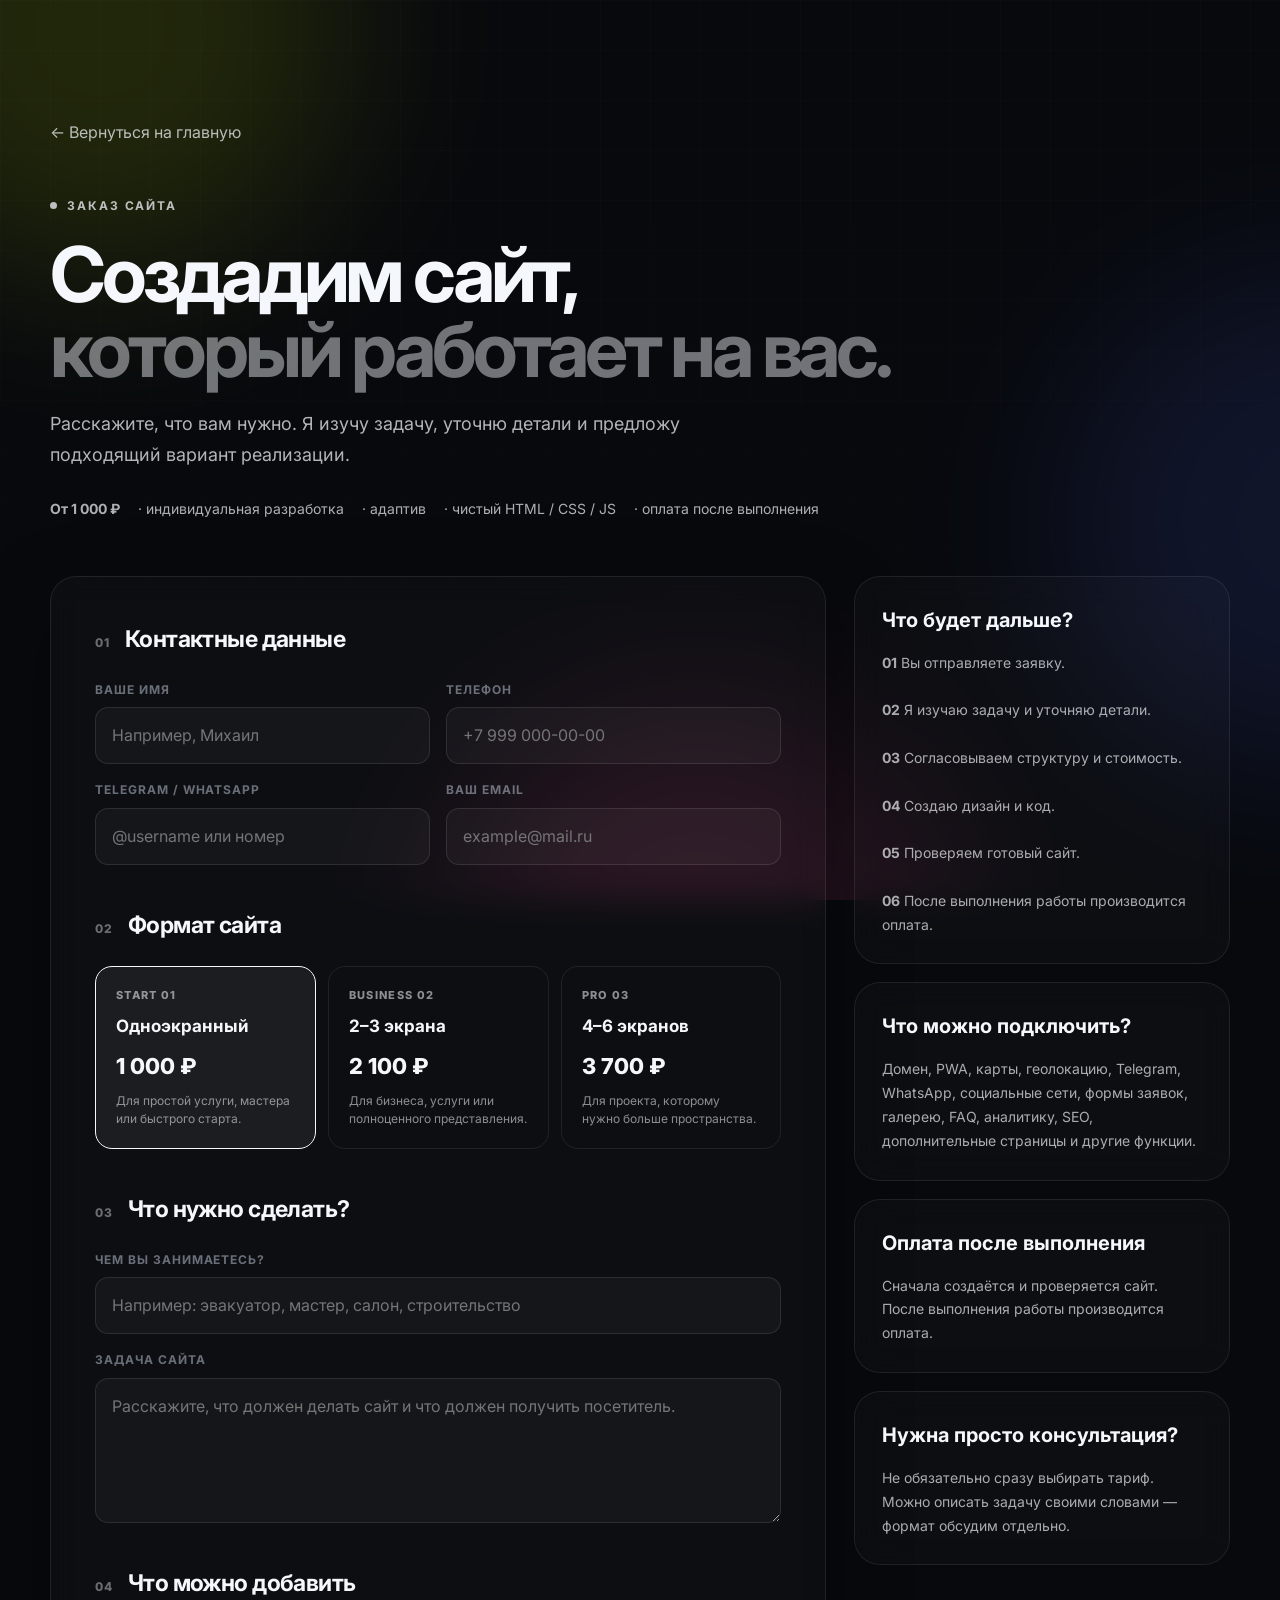
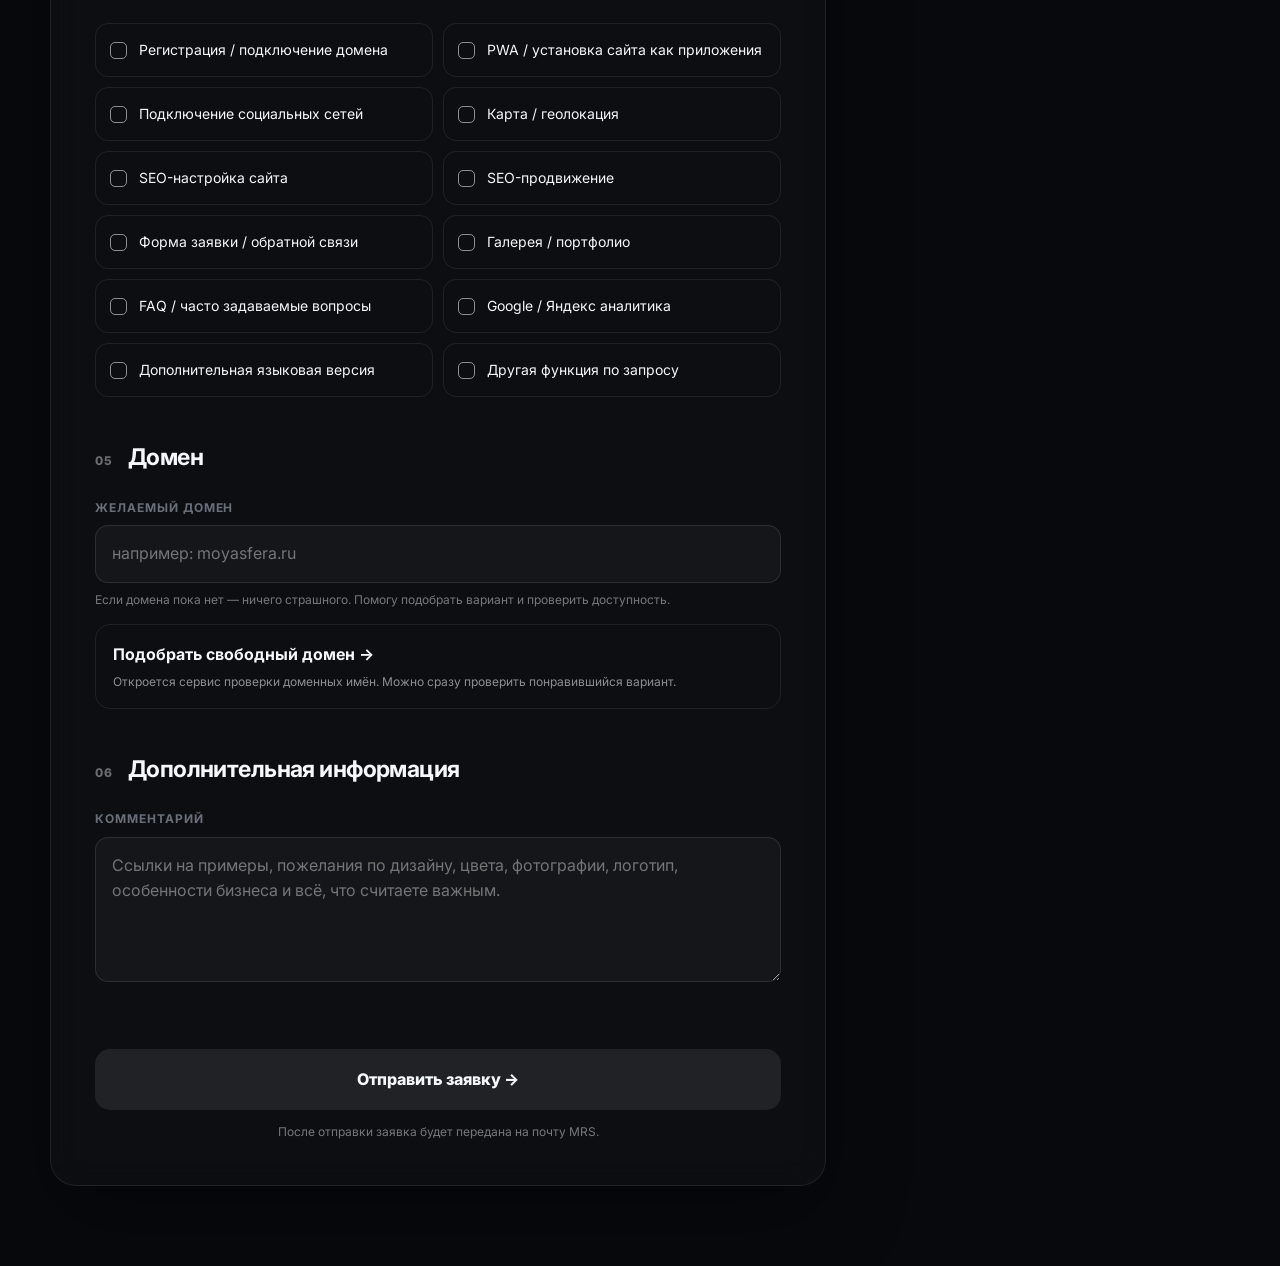
<file: order.html>
<!DOCTYPE html>
<html lang="ru">

<head>

  <meta charset="UTF-8">

  <meta
    name="viewport"
    content="width=device-width, initial-scale=1.0"
  >

  <meta
    name="theme-color"
    content="#07090d"
    id="themeColor"
  >

  <meta
    name="description"
    content="Заказать создание сайта у MRS. Сайты и лендинги от 1000 ₽, адаптив, SEO, PWA, домен, карты, соцсети и дополнительные функции."
  >

  <meta
    name="robots"
    content="index, follow"
  >

  <title>
    Заказать сайт — MRS
  </title>

  <link
    rel="canonical"
    href="https://evacuatorkrasnodar-ux.github.io/sites-900/order.html"
  >

  <link
    rel="preconnect"
    href="https://fonts.googleapis.com"
  >

  <link
    rel="preconnect"
    href="https://fonts.gstatic.com"
    crossorigin
  >

  <link
    href="https://fonts.googleapis.com/css2?family=Inter:wght@400;500;600;700;800;900&display=swap"
    rel="stylesheet"
  >

  <link
    rel="stylesheet"
    href="./style.css"
  >

  <style>

    /* =====================================================
       ORDER PAGE
       Цвета и общая система сайта НЕ меняются.
    ====================================================== */

    .order-page {
      min-height: 100vh;
      padding: 120px 0 80px;
    }


    .order-container {
      width: min(1180px, calc(100% - 40px));
      margin: 0 auto;
    }


    .order-back {
      display: inline-flex;
      align-items: center;
      gap: 10px;
      margin-bottom: 45px;
      color: inherit;
      text-decoration: none;
      opacity: .72;
      transition: opacity .2s ease,
                  transform .2s ease;
    }


    .order-back:hover {
      opacity: 1;
      transform: translateX(-3px);
    }


    .order-hero {
      max-width: 850px;
      margin-bottom: 55px;
    }


    .order-badge {
      display: inline-flex;
      align-items: center;
      gap: 10px;
      margin-bottom: 22px;
      font-size: 12px;
      font-weight: 700;
      letter-spacing: .16em;
      text-transform: uppercase;
      opacity: .75;
    }


    .order-badge-dot {
      width: 7px;
      height: 7px;
      border-radius: 50%;
      background: currentColor;
    }


    .order-hero h1 {
      margin: 0 0 22px;
      font-size: clamp(42px, 6vw, 82px);
      line-height: .98;
      letter-spacing: -.055em;
    }


    .order-hero h1 span {
      display: block;
      opacity: .45;
    }


    .order-hero p {
      max-width: 700px;
      margin: 0;
      font-size: 18px;
      line-height: 1.7;
      opacity: .72;
    }


    .order-offer {
      display: flex;
      flex-wrap: wrap;
      gap: 10px 18px;
      margin-top: 28px;
      font-size: 14px;
      opacity: .7;
    }


    .order-offer strong {
      opacity: 1;
    }


    /* =====================================================
       LAYOUT
    ====================================================== */

    .order-layout {
      display: grid;
      grid-template-columns: minmax(0, 1.55fr) minmax(300px, .75fr);
      gap: 28px;
      align-items: start;
    }


    .order-card,
    .order-side-card {
      border: 1px solid rgba(255,255,255,.08);
      border-radius: 26px;
      background: rgba(255,255,255,.025);
      backdrop-filter: blur(16px);
    }


    .light-theme .order-card,
    .light-theme .order-side-card {
      border-color: rgba(0,0,0,.08);
      background: rgba(255,255,255,.65);
    }


    .order-card {
      padding: clamp(24px, 4vw, 44px);
    }


    .order-side {
      display: grid;
      gap: 18px;
    }


    .order-side-card {
      padding: 27px;
    }


    .order-side-card h3 {
      margin: 0 0 15px;
      font-size: 20px;
    }


    .order-side-card p {
      margin: 0;
      font-size: 14px;
      line-height: 1.7;
      opacity: .68;
    }


    /* =====================================================
       FORM
    ====================================================== */

    .form-section {
      margin-bottom: 42px;
    }


    .form-section:last-child {
      margin-bottom: 0;
    }


    .form-section-title {
      display: flex;
      align-items: baseline;
      gap: 14px;
      margin-bottom: 22px;
    }


    .form-section-number {
      font-size: 12px;
      font-weight: 800;
      letter-spacing: .12em;
      opacity: .4;
    }


    .form-section-title h2 {
      margin: 0;
      font-size: 23px;
      letter-spacing: -.025em;
    }


    .form-grid {
      display: grid;
      grid-template-columns: repeat(2, minmax(0,1fr));
      gap: 16px;
    }


    .form-group {
      display: flex;
      flex-direction: column;
      gap: 8px;
    }


    .form-group.full {
      grid-column: 1 / -1;
    }


    .form-group label {
      font-size: 12px;
      font-weight: 700;
      letter-spacing: .08em;
      text-transform: uppercase;
      opacity: .6;
    }


    .form-group input,
    .form-group textarea,
    .form-group select {
      width: 100%;
      box-sizing: border-box;
      border: 1px solid rgba(255,255,255,.1);
      border-radius: 13px;
      outline: none;
      padding: 15px 16px;
      background: rgba(255,255,255,.035);
      color: inherit;
      font: inherit;
      transition:
        border-color .2s ease,
        background .2s ease;
    }


    .light-theme .form-group input,
    .light-theme .form-group textarea,
    .light-theme .form-group select {
      border-color: rgba(0,0,0,.1);
      background: rgba(0,0,0,.025);
    }


    .form-group input:focus,
    .form-group textarea:focus,
    .form-group select:focus {
      border-color: currentColor;
      background: rgba(255,255,255,.055);
    }


    .form-group textarea {
      min-height: 145px;
      resize: vertical;
    }


    .form-hint {
      font-size: 12px;
      line-height: 1.5;
      opacity: .45;
    }


    /* =====================================================
       CHECKBOXES
    ====================================================== */

    .check-grid {
      display: grid;
      grid-template-columns: repeat(2, minmax(0,1fr));
      gap: 10px;
    }


    .check-item {
      position: relative;
    }


    .check-item input {
      position: absolute;
      opacity: 0;
      pointer-events: none;
    }


    .check-item label {
      display: flex;
      align-items: center;
      gap: 12px;
      min-height: 54px;
      box-sizing: border-box;
      padding: 12px 14px;
      border: 1px solid rgba(255,255,255,.08);
      border-radius: 13px;
      cursor: pointer;
      font-size: 14px;
      line-height: 1.35;
      transition:
        border-color .2s ease,
        background .2s ease,
        transform .2s ease;
    }


    .light-theme .check-item label {
      border-color: rgba(0,0,0,.08);
    }


    .check-item label:hover {
      transform: translateY(-1px);
    }


    .check-item label::before {
      content: "";
      flex: 0 0 17px;
      width: 17px;
      height: 17px;
      border: 1px solid currentColor;
      border-radius: 5px;
      opacity: .55;
      box-sizing: border-box;
    }


    .check-item input:checked + label {
      border-color: currentColor;
      background: rgba(255,255,255,.06);
    }


    .check-item input:checked + label::before {
      content: "✓";
      display: flex;
      align-items: center;
      justify-content: center;
      font-size: 11px;
      font-weight: 900;
      opacity: 1;
    }


    /* =====================================================
       TARIFS
    ====================================================== */

    .tariff-grid {
      display: grid;
      grid-template-columns: repeat(3, minmax(0,1fr));
      gap: 12px;
    }


    .tariff {
      position: relative;
    }


    .tariff input {
      position: absolute;
      opacity: 0;
      pointer-events: none;
    }


    .tariff label {
      display: block;
      height: 100%;
      box-sizing: border-box;
      padding: 20px;
      border: 1px solid rgba(255,255,255,.08);
      border-radius: 17px;
      cursor: pointer;
      transition:
        border-color .2s ease,
        transform .2s ease,
        background .2s ease;
    }


    .light-theme .tariff label {
      border-color: rgba(0,0,0,.08);
    }


    .tariff label:hover {
      transform: translateY(-2px);
    }


    .tariff input:checked + label {
      border-color: currentColor;
      background: rgba(255,255,255,.06);
    }


    .tariff-name {
      display: block;
      margin-bottom: 8px;
      font-size: 11px;
      font-weight: 800;
      letter-spacing: .12em;
      opacity: .55;
    }


    .tariff-title {
      display: block;
      margin-bottom: 9px;
      font-size: 17px;
      font-weight: 700;
    }


    .tariff-price {
      display: block;
      font-size: 22px;
      font-weight: 800;
    }


    .tariff-description {
      display: block;
      margin-top: 8px;
      font-size: 12px;
      line-height: 1.5;
      opacity: .55;
    }


    /* =====================================================
       SEND
    ====================================================== */

    .order-submit {
      width: 100%;
      border: 0;
      margin-top: 25px;
      padding: 18px 22px;
      border-radius: 15px;
      cursor: pointer;
      color: inherit;
      background: rgba(255,255,255,.08);
      font: inherit;
      font-weight: 800;
      transition:
        transform .2s ease,
        opacity .2s ease;
    }


    .order-submit:hover {
      transform: translateY(-2px);
    }


    .order-submit:disabled {
      opacity: .5;
      cursor: wait;
      transform: none;
    }


    .submit-note {
      margin-top: 13px;
      text-align: center;
      font-size: 12px;
      line-height: 1.5;
      opacity: .45;
    }


    /* =====================================================
       SUCCESS
    ====================================================== */

    .order-success {
      display: none;
      padding: 40px 20px;
      text-align: center;
    }


    .order-success.show {
      display: block;
    }


    .success-icon {
      width: 64px;
      height: 64px;
      margin: 0 auto 20px;
      border: 1px solid currentColor;
      border-radius: 50%;
      display: flex;
      align-items: center;
      justify-content: center;
      font-size: 25px;
    }


    .order-success h2 {
      margin: 0 0 12px;
      font-size: 30px;
    }


    .order-success p {
      max-width: 500px;
      margin: 0 auto;
      line-height: 1.7;
      opacity: .65;
    }


    /* =====================================================
       DOMAIN CARD
    ====================================================== */

    .domain-card {
      display: block;
      margin-top: 15px;
      padding: 17px;
      border: 1px solid rgba(255,255,255,.08);
      border-radius: 15px;
      color: inherit;
      text-decoration: none;
      transition:
        transform .2s ease,
        border-color .2s ease;
    }


    .light-theme .domain-card {
      border-color: rgba(0,0,0,.08);
    }


    .domain-card:hover {
      transform: translateY(-2px);
      border-color: currentColor;
    }


    .domain-card strong {
      display: block;
      margin-bottom: 5px;
    }


    .domain-card span {
      display: block;
      font-size: 12px;
      line-height: 1.5;
      opacity: .55;
    }


    /* =====================================================
       RESPONSIVE
    ====================================================== */

    @media (max-width: 900px) {

      .order-layout {
        grid-template-columns: 1fr;
      }

      .order-side {
        grid-template-columns: repeat(2, minmax(0,1fr));
      }

    }


    @media (max-width: 650px) {

      .order-page {
        padding: 90px 0 55px;
      }

      .order-container {
        width: min(100% - 26px, 1180px);
      }

      .order-hero h1 {
        font-size: 44px;
      }

      .order-hero p {
        font-size: 16px;
      }

      .order-card {
        padding: 21px;
        border-radius: 20px;
      }

      .order-side {
        grid-template-columns: 1fr;
      }

      .form-grid,
      .check-grid,
      .tariff-grid {
        grid-template-columns: 1fr;
      }

      .form-group.full {
        grid-column: auto;
      }

    }

  </style>

</head>


<body>


  <!-- =====================================================
       BACKGROUND
  ====================================================== -->

  <div
    class="site-background"
    aria-hidden="true"
  >

    <div class="bg-grid"></div>

    <div class="bg-glow bg-glow-one"></div>

    <div class="bg-glow bg-glow-two"></div>

    <div class="bg-glow bg-glow-three"></div>

  </div>


  <!-- =====================================================
       MAIN
  ====================================================== -->

  <main class="order-page">

    <div class="order-container">


      <a
        href="./index.html"
        class="order-back"
      >
        ← Вернуться на главную
      </a>


      <!-- =================================================
           HERO
      ================================================== -->

      <header class="order-hero">

        <div class="order-badge">

          <span class="order-badge-dot"></span>

          ЗАКАЗ САЙТА

        </div>


        <h1>

          Создадим сайт,

          <span>
            который работает на вас.
          </span>

        </h1>


        <p>

          Расскажите, что вам нужно.
          Я изучу задачу, уточню детали
          и предложу подходящий вариант реализации.

        </p>


        <div class="order-offer">

          <strong>
            От 1 000 ₽
          </strong>

          <span>
            · индивидуальная разработка
          </span>

          <span>
            · адаптив
          </span>

          <span>
            · чистый HTML / CSS / JS
          </span>

          <span>
            · оплата после выполнения
          </span>

        </div>

      </header>


      <!-- =================================================
           CONTENT
      ================================================== -->

      <div class="order-layout">


        <!-- ===============================================
             FORM
        ================================================ -->

        <section class="order-card">


          <form
            id="orderForm"
            action="https://formsubmit.co/79996362202@ya.ru"
            method="POST"
          >


            <!-- FORM SETTINGS -->

            <input
              type="hidden"
              name="_subject"
              value="Новая заявка на создание сайта — MRS"
            >

            <input
              type="hidden"
              name="_template"
              value="table"
            >

            <input
              type="hidden"
              name="_captcha"
              value="false"
            >

            <input
              type="hidden"
              name="_next"
              value="https://evacuatorkrasnodar-ux.github.io/sites-900/order.html?success=1"
            >


            <!-- =========================================
                 CONTACT
            ========================================== -->

            <div class="form-section">

              <div class="form-section-title">

                <span class="form-section-number">
                  01
                </span>

                <h2>
                  Контактные данные
                </h2>

              </div>


              <div class="form-grid">


                <div class="form-group">

                  <label for="name">
                    Ваше имя
                  </label>

                  <input
                    id="name"
                    type="text"
                    name="Имя"
                    placeholder="Например, Михаил"
                    required
                  >

                </div>


                <div class="form-group">

                  <label for="phone">
                    Телефон
                  </label>

                  <input
                    id="phone"
                    type="tel"
                    name="Телефон"
                    placeholder="+7 999 000-00-00"
                    required
                  >

                </div>


                <div class="form-group">

                  <label for="messenger">
                    Telegram / WhatsApp
                  </label>

                  <input
                    id="messenger"
                    type="text"
                    name="Telegram или WhatsApp"
                    placeholder="@username или номер"
                  >

                </div>


                <div class="form-group">

                  <label for="email">
                    Ваш Email
                  </label>

                  <input
                    id="email"
                    type="email"
                    name="Email клиента"
                    placeholder="example@mail.ru"
                  >

                </div>


              </div>

            </div>


            <!-- =========================================
                 TARIFF
            ========================================== -->

            <div class="form-section">

              <div class="form-section-title">

                <span class="form-section-number">
                  02
                </span>

                <h2>
                  Формат сайта
                </h2>

              </div>


              <div class="tariff-grid">


                <div class="tariff">

                  <input
                    id="tariff-start"
                    type="radio"
                    name="Тариф"
                    value="START — одноэкранный — 1 000 ₽"
                    checked
                  >

                  <label for="tariff-start">

                    <span class="tariff-name">
                      START 01
                    </span>

                    <span class="tariff-title">
                      Одноэкранный
                    </span>

                    <span class="tariff-price">
                      1 000 ₽
                    </span>

                    <span class="tariff-description">
                      Для простой услуги,
                      мастера или быстрого старта.
                    </span>

                  </label>

                </div>


                <div class="tariff">

                  <input
                    id="tariff-business"
                    type="radio"
                    name="Тариф"
                    value="BUSINESS — 2–3 экрана — 2 100 ₽"
                  >

                  <label for="tariff-business">

                    <span class="tariff-name">
                      BUSINESS 02
                    </span>

                    <span class="tariff-title">
                      2–3 экрана
                    </span>

                    <span class="tariff-price">
                      2 100 ₽
                    </span>

                    <span class="tariff-description">
                      Для бизнеса,
                      услуги или полноценного представления.
                    </span>

                  </label>

                </div>


                <div class="tariff">

                  <input
                    id="tariff-pro"
                    type="radio"
                    name="Тариф"
                    value="PRO — 4–6 экранов — 3 700 ₽"
                  >

                  <label for="tariff-pro">

                    <span class="tariff-name">
                      PRO 03
                    </span>

                    <span class="tariff-title">
                      4–6 экранов
                    </span>

                    <span class="tariff-price">
                      3 700 ₽
                    </span>

                    <span class="tariff-description">
                      Для проекта,
                      которому нужно больше пространства.
                    </span>

                  </label>

                </div>


              </div>

            </div>


            <!-- =========================================
                 TYPE
            ========================================== -->

            <div class="form-section">

              <div class="form-section-title">

                <span class="form-section-number">
                  03
                </span>

                <h2>
                  Что нужно сделать?
                </h2>

              </div>


              <div class="form-grid">


                <div class="form-group full">

                  <label for="business">
                    Чем вы занимаетесь?
                  </label>

                  <input
                    id="business"
                    type="text"
                    name="Сфера бизнеса"
                    placeholder="Например: эвакуатор, мастер, салон, строительство"
                    required
                  >

                </div>


                <div class="form-group full">

                  <label for="siteGoal">
                    Задача сайта
                  </label>

                  <textarea
                    id="siteGoal"
                    name="Задача сайта"
                    placeholder="Расскажите, что должен делать сайт и что должен получить посетитель."
                  ></textarea>

                </div>


              </div>

            </div>


            <!-- =========================================
                 ADDONS
            ========================================== -->

            <div class="form-section">

              <div class="form-section-title">

                <span class="form-section-number">
                  04
                </span>

                <h2>
                  Что можно добавить
                </h2>

              </div>


              <div class="check-grid">


                <div class="check-item">

                  <input
                    id="addon-domain"
                    type="checkbox"
                    name="Дополнение — Домен"
                    value="Да"
                  >

                  <label for="addon-domain">
                    Регистрация / подключение домена
                  </label>

                </div>


                <div class="check-item">

                  <input
                    id="addon-pwa"
                    type="checkbox"
                    name="Дополнение — PWA"
                    value="Да"
                  >

                  <label for="addon-pwa">
                    PWA / установка сайта как приложения
                  </label>

                </div>


                <div class="check-item">

                  <input
                    id="addon-social"
                    type="checkbox"
                    name="Дополнение — Соцсети"
                    value="Да"
                  >

                  <label for="addon-social">
                    Подключение социальных сетей
                  </label>

                </div>


                <div class="check-item">

                  <input
                    id="addon-map"
                    type="checkbox"
                    name="Дополнение — Карта"
                    value="Да"
                  >

                  <label for="addon-map">
                    Карта / геолокация
                  </label>

                </div>


                <div class="check-item">

                  <input
                    id="addon-seo"
                    type="checkbox"
                    name="Дополнение — SEO"
                    value="Да"
                  >

                  <label for="addon-seo">
                    SEO-настройка сайта
                  </label>

                </div>


                <div class="check-item">

                  <input
                    id="addon-seo-promo"
                    type="checkbox"
                    name="Дополнение — SEO продвижение"
                    value="Да"
                  >

                  <label for="addon-seo-promo">
                    SEO-продвижение
                  </label>

                </div>


                <div class="check-item">

                  <input
                    id="addon-form"
                    type="checkbox"
                    name="Дополнение — Формы"
                    value="Да"
                  >

                  <label for="addon-form">
                    Форма заявки / обратной связи
                  </label>

                </div>


                <div class="check-item">

                  <input
                    id="addon-gallery"
                    type="checkbox"
                    name="Дополнение — Галерея"
                    value="Да"
                  >

                  <label for="addon-gallery">
                    Галерея / портфолио
                  </label>

                </div>


                <div class="check-item">

                  <input
                    id="addon-faq"
                    type="checkbox"
                    name="Дополнение — FAQ"
                    value="Да"
                  >

                  <label for="addon-faq">
                    FAQ / часто задаваемые вопросы
                  </label>

                </div>


                <div class="check-item">

                  <input
                    id="addon-analytics"
                    type="checkbox"
                    name="Дополнение — Аналитика"
                    value="Да"
                  >

                  <label for="addon-analytics">
                    Google / Яндекс аналитика
                  </label>

                </div>


                <div class="check-item">

                  <input
                    id="addon-multilang"
                    type="checkbox"
                    name="Дополнение — Языки"
                    value="Да"
                  >

                  <label for="addon-multilang">
                    Дополнительная языковая версия
                  </label>

                </div>


                <div class="check-item">

                  <input
                    id="addon-other"
                    type="checkbox"
                    name="Дополнение — Другое"
                    value="Да"
                  >

                  <label for="addon-other">
                    Другая функция по запросу
                  </label>

                </div>


              </div>

            </div>


            <!-- =========================================
                 DOMAIN
            ========================================== -->

            <div class="form-section">

              <div class="form-section-title">

                <span class="form-section-number">
                  05
                </span>

                <h2>
                  Домен
                </h2>

              </div>


              <div class="form-grid">


                <div class="form-group full">

                  <label for="domain">
                    Желаемый домен
                  </label>

                  <input
                    id="domain"
                    type="text"
                    name="Желаемый домен"
                    placeholder="например: moyasfera.ru"
                  >

                  <span class="form-hint">

                    Если домена пока нет — ничего страшного.
                    Помогу подобрать вариант и проверить доступность.

                  </span>

                </div>


              </div>


              <a
                href="https://www.reg.ru/domain/new"
                class="domain-card"
                target="_blank"
                rel="noopener noreferrer"
              >

                <strong>
                  Подобрать свободный домен →
                </strong>

                <span>
                  Откроется сервис проверки доменных имён.
                  Можно сразу проверить понравившийся вариант.
                </span>

              </a>

            </div>


            <!-- =========================================
                 COMMENT
            ========================================== -->

            <div class="form-section">

              <div class="form-section-title">

                <span class="form-section-number">
                  06
                </span>

                <h2>
                  Дополнительная информация
                </h2>

              </div>


              <div class="form-group">

                <label for="comment">
                  Комментарий
                </label>

                <textarea
                  id="comment"
                  name="Дополнительный комментарий"
                  placeholder="Ссылки на примеры, пожелания по дизайну, цвета, фотографии, логотип, особенности бизнеса и всё, что считаете важным."
                ></textarea>

              </div>

            </div>


            <!-- =========================================
                 SUBMIT
            ========================================== -->

            <button
              type="submit"
              class="order-submit"
              id="orderSubmit"
            >

              Отправить заявку →

            </button>


            <div class="submit-note">

              После отправки заявка будет передана
              на почту MRS.

            </div>


          </form>


          <!-- SUCCESS -->

          <div
            class="order-success"
            id="orderSuccess"
          >

            <div class="success-icon">
              ✓
            </div>

            <h2>
              Заявка отправлена
            </h2>

            <p>

              Спасибо. Заявка получена.
              Я свяжусь с вами после просмотра задачи
              и уточню детали проекта.

            </p>

          </div>


        </section>


        <!-- ===============================================
             SIDE
        ================================================ -->

        <aside class="order-side">


          <div class="order-side-card">

            <h3>
              Что будет дальше?
            </h3>

            <p>

              <strong>01</strong>
              Вы отправляете заявку.

              <br><br>

              <strong>02</strong>
              Я изучаю задачу и уточняю детали.

              <br><br>

              <strong>03</strong>
              Согласовываем структуру и стоимость.

              <br><br>

              <strong>04</strong>
              Создаю дизайн и код.

              <br><br>

              <strong>05</strong>
              Проверяем готовый сайт.

              <br><br>

              <strong>06</strong>
              После выполнения работы производится оплата.

            </p>

          </div>


          <div class="order-side-card">

            <h3>
              Что можно подключить?
            </h3>

            <p>

              Домен, PWA, карты, геолокацию,
              Telegram, WhatsApp, социальные сети,
              формы заявок, галерею, FAQ,
              аналитику, SEO, дополнительные страницы
              и другие функции.

            </p>

          </div>


          <div class="order-side-card">

            <h3>
              Оплата после выполнения
            </h3>

            <p>

              Сначала создаётся и проверяется сайт.
              После выполнения работы производится оплата.

            </p>

          </div>


          <div class="order-side-card">

            <h3>
              Нужна просто консультация?
            </h3>

            <p>

              Не обязательно сразу выбирать тариф.
              Можно описать задачу своими словами —
              формат обсудим отдельно.

            </p>

          </div>


        </aside>


      </div>


    </div>

  </main>


  <!-- =====================================================
       THEME
  ====================================================== -->

  <script>

    (function () {

      const savedTheme =
        localStorage.getItem("mrs-theme");

      if (savedTheme === "light") {

        document.documentElement.classList.add(
          "light-theme"
        );

      } else {

        document.documentElement.classList.add(
          "dark-theme"
        );

      }

      const themeColor =
        document.getElementById("themeColor");

      if (
        savedTheme === "light" &&
        themeColor
      ) {

        themeColor.setAttribute(
          "content",
          "#f5f7fb"
        );

      }

    })();


    /* =====================================================
       SUCCESS STATE
    ====================================================== */

    const params =
      new URLSearchParams(
        window.location.search
      );


    if (
      params.get("success") === "1"
    ) {

      const form =
        document.getElementById("orderForm");

      const success =
        document.getElementById("orderSuccess");

      if (form) {

        form.style.display = "none";

      }

      if (success) {

        success.classList.add("show");

      }

    }


    /* =====================================================
       SUBMIT STATE
    ====================================================== */

    const orderForm =
      document.getElementById("orderForm");

    const orderSubmit =
      document.getElementById("orderSubmit");


    if (orderForm && orderSubmit) {

      orderForm.addEventListener(
        "submit",
        function () {

          orderSubmit.disabled = true;

          orderSubmit.textContent =
            "Отправляем заявку…";

        }
      );

    }


  </script>


</body>

</html>
</file>
<file: style.css>
/* =========================================================
   MRS
   MAIN STYLE.CSS
   ========================================================= */


/* =========================================================
   01. VARIABLES
   ========================================================= */

:root {
  --bg: #07090d;
  --bg-soft: #0b0e14;
  --bg-card: rgba(15, 19, 27, 0.82);

  --text: #f4f7fb;
  --text-soft: #a8b0bd;
  --text-muted: #6f7887;

  --line: rgba(255, 255, 255, 0.09);
  --line-strong: rgba(255, 255, 255, 0.16);

  --white: #ffffff;
  --black: #050608;

  --accent: #dfff00;
  --accent-dark: #b8d900;

  --success: #77ff9d;

  --shadow:
    0 30px 80px rgba(0, 0, 0, 0.35);

  --radius-small: 12px;
  --radius: 20px;
  --radius-large: 32px;

  --container: 1240px;

  --transition:
    0.25s ease;

  --font:
    "Inter",
    -apple-system,
    BlinkMacSystemFont,
    "Segoe UI",
    sans-serif;
}


/* =========================================================
   LIGHT THEME
   ========================================================= */

body.light-theme {
  --bg: #f5f6f8;
  --bg-soft: #ffffff;
  --bg-card: rgba(255, 255, 255, 0.86);

  --text: #101217;
  --text-soft: #525966;
  --text-muted: #7b8491;

  --line: rgba(10, 15, 25, 0.09);
  --line-strong: rgba(10, 15, 25, 0.16);

  --white: #101217;
  --black: #ffffff;

  --accent: #b7d900;
  --accent-dark: #94b400;

  --success: #199b4b;

  --shadow:
    0 30px 80px rgba(0, 0, 0, 0.12);
}


/* =========================================================
   02. RESET
   ========================================================= */

*,
*::before,
*::after {
  box-sizing: border-box;
}

html {
  scroll-behavior: smooth;
  scroll-padding-top: 100px;
}

body {
  margin: 0;
  padding: 0;

  min-width: 320px;

  background:
    var(--bg);

  color:
    var(--text);

  font-family:
    var(--font);

  font-size: 16px;
  line-height: 1.6;

  overflow-x: hidden;

  padding-bottom: 0;

  transition:
    background-color 0.35s ease,
    color 0.35s ease;
}

body,
button,
a,
input,
textarea,
select {
  font-family: var(--font);
}

button,
input,
textarea,
select {
  font: inherit;
}

button {
  cursor: pointer;
}

a {
  color: inherit;
  text-decoration: none;
}

img {
  display: block;
  max-width: 100%;
}

ul {
  margin: 0;
  padding: 0;
  list-style: none;
}

p,
h1,
h2,
h3 {
  margin-top: 0;
}

::selection {
  background: var(--accent);
  color: #050608;
}


/* =========================================================
   03. CONTAINER
   ========================================================= */

.container {
  width: min(
    calc(100% - 40px),
    var(--container)
  );

  margin-inline: auto;
}


/* =========================================================
   04. SITE BACKGROUND
   ========================================================= */

.site-background {
  position: fixed;
  inset: 0;

  z-index: -10;

  overflow: hidden;

  pointer-events: none;

  background:
    var(--bg);
}

.bg-grid {
  position: absolute;
  inset: 0;

  opacity: 0.45;

  background-image:
    linear-gradient(
      rgba(255, 255, 255, 0.035) 1px,
      transparent 1px
    ),
    linear-gradient(
      90deg,
      rgba(255, 255, 255, 0.035) 1px,
      transparent 1px
    );

  background-size:
    50px 50px;

  mask-image:
    linear-gradient(
      to bottom,
      black,
      transparent 90%
    );
}

.light-theme .bg-grid {
  background-image:
    linear-gradient(
      rgba(0, 0, 0, 0.035) 1px,
      transparent 1px
    ),
    linear-gradient(
      90deg,
      rgba(0, 0, 0, 0.035) 1px,
      transparent 1px
    );
}

.bg-glow {
  position: absolute;

  width: 500px;
  height: 500px;

  border-radius: 50%;

  filter: blur(90px);

  opacity: 0.12;

  animation:
    glowMove 12s ease-in-out infinite alternate;
}

.bg-glow-one {
  top: -220px;
  left: -150px;

  background:
    var(--accent);
}

.bg-glow-two {
  top: 30%;
  right: -280px;

  background:
    #596cff;

  animation-delay: -4s;
}

.bg-glow-three {
  bottom: -300px;
  left: 35%;

  background:
    #ff4f9a;

  animation-delay: -8s;
}

@keyframes glowMove {
  from {
    transform: translate3d(0, 0, 0) scale(1);
  }

  to {
    transform: translate3d(40px, -30px, 0) scale(1.12);
  }
}


/* =========================================================
   05. HEADER
   ========================================================= */

.site-header {
  position: sticky;
  top: 0;

  z-index: 100;

  border-bottom:
    1px solid var(--line);

  background:
    rgba(7, 9, 13, 0.72);

  backdrop-filter:
    blur(20px);

  -webkit-backdrop-filter:
    blur(20px);
}

.light-theme .site-header {
  background:
    rgba(245, 246, 248, 0.78);
}

.header-inner {
  min-height: 82px;

  display: flex;
  align-items: center;
  justify-content: space-between;

  gap: 30px;
}


/* =========================================================
   BRAND
   ========================================================= */

.brand {
  display: inline-flex;
  align-items: center;

  gap: 12px;

  flex-shrink: 0;
}

.brand-mark {
  width: 42px;
  height: 42px;

  display: grid;
  place-items: center;

  border-radius: 12px;

  background:
    var(--accent);

  color:
    #07090d;

  font-size: 20px;
  font-weight: 900;

  box-shadow:
    0 10px 30px
    rgba(223, 255, 0, 0.16);
}

.brand-text {
  display: flex;
  flex-direction: column;

  line-height: 1;
}

.brand-text strong {
  font-size: 15px;
  font-weight: 800;

  letter-spacing: 0.08em;
}

.brand-text small {
  margin-top: 5px;

  color:
    var(--text-muted);

  font-size: 8px;
  font-weight: 700;

  letter-spacing: 0.3em;
}


/* =========================================================
   NAV
   ========================================================= */

.main-nav {
  display: flex;
  align-items: center;

  gap: 32px;

  margin-left: auto;
}

.main-nav a,
.footer-nav a {
  position: relative;

  color:
    var(--text-soft);

  font-size: 13px;
  font-weight: 600;

  transition:
    color var(--transition);
}

.main-nav a::after,
.footer-nav a::after {
  content: "";

  position: absolute;

  left: 0;
  bottom: -7px;

  width: 0;
  height: 1px;

  background:
    var(--accent);

  transition:
    width var(--transition);
}

.main-nav a:hover,
.footer-nav a:hover {
  color:
    var(--text);
}

.main-nav a:hover::after,
.footer-nav a:hover::after {
  width: 100%;
}


/* =========================================================
   HEADER ORDER
   ========================================================= */

.header-order {
  display: inline-flex;
  align-items: center;
  gap: 12px;

  padding: 11px 16px;

  border:
    1px solid var(--line-strong);

  border-radius: 999px;

  font-size: 13px;
  font-weight: 700;

  transition:
    var(--transition);
}

.header-order:hover {
  border-color:
    var(--accent);

  background:
    var(--accent);

  color:
    #07090d;

  transform:
    translateY(-2px);
}

.header-order b {
  font-size: 17px;
}


/* =========================================================
   THEME BUTTON
   ========================================================= */

.theme-toggle {
  width: 44px;
  height: 44px;

  display: grid;
  place-items: center;

  border:
    1px solid var(--line);

  border-radius: 50%;

  background:
    var(--bg-card);

  color:
    var(--text);

  font-size: 18px;

  transition:
    var(--transition);
}

.theme-toggle:hover {
  border-color:
    var(--accent);

  color:
    var(--accent);

  transform:
    rotate(15deg);
}


/* =========================================================
   06. HERO
   ========================================================= */

.hero {
  position: relative;

  min-height:
    calc(100vh - 82px);

  display: flex;
  align-items: center;

  padding:
    100px 0 90px;

  overflow: hidden;
}

.hero-container {
  display: grid;

  grid-template-columns:
    minmax(0, 1fr)
    minmax(420px, 0.9fr);

  align-items: center;

  gap: 70px;
}

.hero-content {
  position: relative;

  z-index: 2;
}

.eyebrow {
  display: inline-flex;
  align-items: center;

  gap: 9px;

  margin-bottom: 26px;

  padding: 8px 12px;

  border:
    1px solid var(--line);

  border-radius: 999px;

  color:
    var(--text-soft);

  background:
    rgba(255, 255, 255, 0.025);

  font-size: 11px;
  font-weight: 700;

  text-transform: uppercase;

  letter-spacing: 0.12em;
}

.eyebrow-dot {
  width: 7px;
  height: 7px;

  border-radius: 50%;

  background:
    var(--accent);

  box-shadow:
    0 0 15px
    var(--accent);
}

.hero h1 {
  max-width: 850px;

  margin-bottom: 28px;

  font-size:
    clamp(58px, 8vw, 112px);

  line-height: 0.94;

  letter-spacing: -0.065em;

  font-weight: 800;
}

.hero h1 span {
  display: block;

  color:
    var(--text-soft);
}

.hero h1 em {
  display: block;

  color:
    var(--accent);

  font-style: normal;
}

.hero-description {
  max-width: 600px;

  margin-bottom: 35px;

  color:
    var(--text-soft);

  font-size:
    clamp(17px, 1.8vw, 20px);

  line-height: 1.7;
}

.hero-actions {
  display: flex;
  flex-wrap: wrap;

  gap: 12px;

  margin-bottom: 25px;
}


/* =========================================================
   BUTTONS
   ========================================================= */

.button {
  min-height: 52px;

  display: inline-flex;
  align-items: center;
  justify-content: center;

  gap: 14px;

  padding: 0 22px;

  border-radius: 999px;

  font-size: 14px;
  font-weight: 800;

  transition:
    var(--transition);
}

.button-primary {
  background:
    var(--accent);

  color:
    #07090d;

  box-shadow:
    0 15px 35px
    rgba(223, 255, 0, 0.12);
}

.button-primary:hover {
  background:
    var(--white);

  transform:
    translateY(-3px);

  box-shadow:
    0 18px 40px
    rgba(0, 0, 0, 0.18);
}

.button-primary b {
  font-size: 18px;
}

.button-secondary {
  border:
    1px solid var(--line-strong);

  background:
    rgba(255, 255, 255, 0.025);

  color:
    var(--text);
}

.button-secondary:hover {
  border-color:
    var(--accent);

  color:
    var(--accent);

  transform:
    translateY(-3px);
}

.button-light {
  background:
    #ffffff;

  color:
    #07090d;
}

.button-light:hover {
  background:
    var(--accent);

  transform:
    translateY(-3px);
}

.button-large {
  min-height: 60px;

  padding-inline: 28px;

  font-size: 15px;
}

.hero-note {
  display: flex;
  align-items: center;

  gap: 9px;

  color:
    var(--text-muted);

  font-size: 12px;
}

.status-dot {
  width: 7px;
  height: 7px;

  border-radius: 50%;

  background:
    var(--success);

  box-shadow:
    0 0 12px
    var(--success);
}


/* =========================================================
   HERO VISUAL
   ========================================================= */

.hero-visual {
  position: relative;

  min-height: 560px;

  display: grid;
  place-items: center;
}

.visual-card {
  position: relative;

  width: min(100%, 480px);
  min-height: 480px;

  display: flex;
  flex-direction: column;
  justify-content: space-between;

  padding: 25px;

  border:
    1px solid var(--line-strong);

  border-radius:
    var(--radius-large);

  background:
    linear-gradient(
      145deg,
      rgba(255,255,255,0.08),
      rgba(255,255,255,0.015)
    );

  box-shadow:
    var(--shadow);

  overflow: hidden;

  transform:
    rotate(2deg);

  transition:
    transform 0.4s ease;
}

.visual-card:hover {
  transform:
    rotate(0deg)
    translateY(-8px);
}

.visual-card::before {
  content: "";

  position: absolute;

  inset: 0;

  background:
    radial-gradient(
      circle at 80% 20%,
      rgba(223,255,0,0.16),
      transparent 35%
    );

  pointer-events: none;
}

.visual-top,
.visual-bottom {
  position: relative;

  display: flex;
  justify-content: space-between;

  color:
    var(--text-muted);

  font-size: 9px;
  font-weight: 700;

  letter-spacing: 0.15em;
}

.visual-main {
  position: relative;
}

.visual-kicker {
  margin-bottom: 16px;

  color:
    var(--accent);

  font-size: 10px;
  font-weight: 800;

  letter-spacing: 0.2em;
}

.visual-title {
  max-width: 330px;

  font-size:
    clamp(42px, 5vw, 70px);

  line-height: 0.95;

  font-weight: 800;

  letter-spacing: -0.055em;
}

.visual-title strong {
  display: block;

  color:
    var(--text-soft);
}

.visual-line {
  width: 100%;
  height: 1px;

  margin:
    45px 0 25px;

  background:
    var(--line);
}

.visual-mini-grid {
  display: grid;

  grid-template-columns:
    repeat(3, 1fr);

  gap: 10px;
}

.visual-mini-grid div {
  padding: 13px;

  border:
    1px solid var(--line);

  border-radius:
    12px;

  background:
    rgba(255,255,255,0.025);
}

.visual-mini-grid strong {
  display: block;

  margin-bottom: 3px;

  font-size: 14px;
}

.visual-mini-grid span {
  color:
    var(--text-muted);

  font-size: 9px;

  text-transform: uppercase;
}

.visual-orbit {
  position: absolute;

  border:
    1px solid
    rgba(223,255,0,0.2);

  border-radius: 50%;

  pointer-events: none;
}

.orbit-one {
  width: 520px;
  height: 520px;

  animation:
    orbitSpin 18s linear infinite;
}

.orbit-two {
  width: 650px;
  height: 650px;

  border-color:
    rgba(255,255,255,0.06);

  animation:
    orbitSpin 25s linear infinite reverse;
}

@keyframes orbitSpin {
  from {
    transform:
      rotate(0deg);
  }

  to {
    transform:
      rotate(360deg);
  }
}


/* =========================================================
   FLOATING BADGES
   ========================================================= */

.floating-badge {
  position: absolute;

  display: flex;
  align-items: center;

  gap: 7px;

  padding: 12px 15px;

  border:
    1px solid var(--line-strong);

  border-radius: 12px;

  background:
    rgba(12,15,21,0.82);

  backdrop-filter:
    blur(15px);

  box-shadow:
    var(--shadow);

  font-size: 11px;
  font-weight: 700;

  animation:
    floatBadge 5s ease-in-out infinite;
}

.light-theme .floating-badge {
  background:
    rgba(255,255,255,0.82);
}

.badge-price {
  left: -25px;
  bottom: 80px;
}

.badge-price span {
  color:
    var(--text-muted);
}

.badge-price strong {
  color:
    var(--accent);
}

.badge-code {
  right: -20px;
  top: 90px;
}

.badge-code span {
  color:
    var(--accent);
}

@keyframes floatBadge {
  0%,
  100% {
    transform:
      translateY(0);
  }

  50% {
    transform:
      translateY(-10px);
  }
}


/* =========================================================
   HERO SCROLL
   ========================================================= */

.hero-scroll {
  position: absolute;

  bottom: 25px;
  left: 50%;

  display: flex;
  align-items: center;

  gap: 10px;

  color:
    var(--text-muted);

  font-size: 9px;
  font-weight: 700;

  letter-spacing: 0.18em;

  transform:
    translateX(-50%);
}

.hero-scroll span {
  width: 30px;
  height: 1px;

  background:
    var(--line-strong);
}


/* =========================================================
   07. TRUST BAR
   ========================================================= */

.trust-bar {
  border-top:
    1px solid var(--line);

  border-bottom:
    1px solid var(--line);

  background:
    rgba(255,255,255,0.015);
}

.trust-inner {
  display: grid;

  grid-template-columns:
    repeat(5, 1fr);
}

.trust-inner > div {
  min-height: 85px;

  display: flex;
  align-items: center;
  justify-content: center;

  gap: 12px;

  border-right:
    1px solid var(--line);
}

.trust-inner > div:first-child {
  border-left:
    1px solid var(--line);
}

.trust-inner strong {
  color:
    var(--accent);

  font-size: 11px;
}

.trust-inner span {
  color:
    var(--text-soft);

  font-size: 11px;
  font-weight: 600;
}


/* =========================================================
   08. SECTIONS
   ========================================================= */

.section {
  padding:
    130px 0;
}

.section-heading {
  display: grid;

  grid-template-columns:
    90px 1fr;

  gap: 25px;

  margin-bottom: 70px;
}

.section-number {
  color:
    var(--accent);

  font-size: 12px;
  font-weight: 800;

  padding-top: 8px;
}

.section-kicker {
  display: block;

  margin-bottom: 15px;

  color:
    var(--accent);

  font-size: 10px;
  font-weight: 800;

  letter-spacing: 0.2em;
}

.section-heading h2,
.showcase h2,
.final-content h2,
.contact-section h2,
.offer-content h2 {
  max-width: 850px;

  margin: 0;

  font-size:
    clamp(38px, 5vw, 72px);

  line-height: 0.98;

  letter-spacing: -0.055em;
}

.section-heading h2 span,
.showcase h2 span,
.final-content h2 span,
.contact-section h2 span,
.offer-content h2 span {
  color:
    var(--text-soft);
}


/* =========================================================
   09. ABOUT
   ========================================================= */

.about-grid {
  display: grid;

  grid-template-columns:
    1fr 1fr;

  gap: 100px;
}

.large-text {
  max-width: 650px;

  margin-bottom: 25px;

  color:
    var(--text);

  font-size:
    clamp(22px, 3vw, 32px);

  line-height: 1.35;

  letter-spacing: -0.025em;
}

.about-lead > p:not(.large-text) {
  max-width: 560px;

  color:
    var(--text-soft);
}

.about-points {
  display: grid;

  grid-template-columns:
    repeat(2, 1fr);

  gap: 1px;

  background:
    var(--line);

  border:
    1px solid var(--line);
}

.about-points article {
  padding: 30px;

  background:
    var(--bg);

  min-height: 210px;
}

.about-points article > span {
  display: block;

  margin-bottom: 25px;

  color:
    var(--accent);

  font-size: 11px;
}

.about-points h3 {
  margin-bottom: 10px;

  font-size: 16px;
}

.about-points p {
  margin: 0;

  color:
    var(--text-muted);

  font-size: 13px;
}


/* =========================================================
   10. SERVICES
   ========================================================= */

.services-grid {
  display: grid;

  grid-template-columns:
    repeat(3, 1fr);

  gap: 12px;
}

.service-card {
  position: relative;

  min-height: 300px;

  display: flex;
  flex-direction: column;

  padding: 30px;

  border:
    1px solid var(--line);

  border-radius:
    var(--radius);

  background:
    var(--bg-card);

  overflow: hidden;

  transition:
    transform var(--transition),
    border-color var(--transition),
    background var(--transition);
}

.service-card:hover {
  transform:
    translateY(-6px);

  border-color:
    var(--line-strong);

  background:
    rgba(255,255,255,0.045);
}

.service-large {
  grid-column:
    span 2;
}

.service-wide {
  grid-column:
    span 2;
}

.service-number {
  color:
    var(--text-muted);

  font-size: 10px;
  font-weight: 700;
}

.service-icon {
  width: 50px;
  height: 50px;

  display: grid;
  place-items: center;

  margin:
    35px 0 30px;

  border:
    1px solid var(--line);

  border-radius: 14px;

  color:
    var(--accent);

  font-size: 20px;
}

.service-card h3 {
  margin-bottom: 10px;

  font-size: 22px;

  letter-spacing:
    -0.025em;
}

.service-card p {
  max-width: 450px;

  margin-bottom: 30px;

  color:
    var(--text-muted);

  font-size: 13px;
}

.service-footer {
  margin-top: auto;

  color:
    var(--text-muted);

  font-size: 9px;
  font-weight: 800;

  letter-spacing: 0.2em;
}


/* =========================================================
   11. SHOWCASE
   ========================================================= */

.showcase {
  padding:
    130px 0;

  border-top:
    1px solid var(--line);

  border-bottom:
    1px solid var(--line);

  background:
    var(--bg-soft);
}

.showcase-inner {
  display: grid;

  grid-template-columns:
    0.85fr 1.15fr;

  gap: 90px;

  align-items: center;
}

.showcase-copy p {
  max-width: 500px;

  margin:
    30px 0;

  color:
    var(--text-soft);

  font-size: 17px;
}

.text-link {
  display: inline-flex;

  align-items: center;

  gap: 10px;

  color:
    var(--accent);

  font-size: 13px;
  font-weight: 800;
}

.text-link span {
  transition:
    transform var(--transition);
}

.text-link:hover span {
  transform:
    translateX(5px);
}

.showcase-visual {
  padding: 30px;

  border:
    1px solid var(--line);

  border-radius:
    var(--radius-large);

  background:
    rgba(255,255,255,0.02);
}

.showcase-frame {
  min-height: 480px;

  border:
    1px solid var(--line);

  border-radius:
    18px;

  background:
    linear-gradient(
      145deg,
      #111722,
      #080a0f
    );

  overflow: hidden;

  box-shadow:
    var(--shadow);
}

.light-theme .showcase-frame {
  background:
    linear-gradient(
      145deg,
      #ffffff,
      #edf0f4
    );
}

.frame-header {
  height: 50px;

  display: flex;
  align-items: center;

  gap: 6px;

  padding: 0 18px;

  border-bottom:
    1px solid var(--line);
}

.frame-header > span {
  width: 7px;
  height: 7px;

  border-radius: 50%;

  background:
    var(--line-strong);
}

.frame-header small {
  margin-left: auto;

  color:
    var(--text-muted);

  font-size: 9px;
}

.frame-content {
  min-height: 430px;

  display: flex;
  flex-direction: column;
  justify-content: center;

  padding: 50px;
}

.frame-content small {
  margin-bottom: 20px;

  color:
    var(--accent);

  font-size: 9px;
  font-weight: 800;

  letter-spacing: 0.2em;
}

.frame-content strong {
  font-size:
    clamp(38px, 5vw, 70px);

  line-height: 0.95;

  letter-spacing: -0.055em;
}

.frame-button {
  width: fit-content;

  margin-top: 35px;

  padding: 13px 18px;

  border:
    1px solid var(--line-strong);

  border-radius: 999px;

  color:
    var(--text-soft);

  font-size: 11px;
}


/* =========================================================
   12. PRICES
   ========================================================= */

.pricing-grid {
  display: grid;

  grid-template-columns:
    repeat(3, 1fr);

  gap: 14px;
}

.price-card {
  position: relative;

  display: flex;
  flex-direction: column;

  min-height: 570px;

  padding: 30px;

  border:
    1px solid var(--line);

  border-radius:
    var(--radius);

  background:
    var(--bg-card);

  transition:
    transform var(--transition),
    border-color var(--transition);
}

.price-card:hover {
  transform:
    translateY(-6px);

  border-color:
    var(--line-strong);
}

.price-featured {
  border-color:
    rgba(223,255,0,0.45);

  background:
    linear-gradient(
      150deg,
      rgba(223,255,0,0.08),
      var(--bg-card)
    );
}

.price-label {
  position: absolute;

  top: 18px;
  right: 18px;

  padding: 6px 9px;

  border-radius: 999px;

  background:
    var(--accent);

  color:
    #07090d;

  font-size: 8px;
  font-weight: 900;

  letter-spacing: 0.08em;
}

.price-top {
  display: flex;
  justify-content: space-between;

  margin-bottom: 55px;

  color:
    var(--text-muted);

  font-size: 10px;
  font-weight: 800;

  letter-spacing: 0.14em;
}

.price-card h3 {
  margin-bottom: 10px;

  font-size: 25px;
}

.price-card > p {
  min-height: 65px;

  color:
    var(--text-muted);

  font-size: 13px;
}

.price {
  margin:
    30px 0;

  color:
    var(--accent);

  font-size: 42px;
  font-weight: 800;

  letter-spacing: -0.05em;
}

.price-card ul {
  display: grid;

  gap: 12px;

  margin-bottom: 35px;
}

.price-card li {
  position: relative;

  padding-left: 20px;

  color:
    var(--text-soft);

  font-size: 12px;
}

.price-card li::before {
  content: "✓";

  position: absolute;

  left: 0;

  color:
    var(--accent);
}

.price-button {
  min-height: 50px;

  display: flex;
  align-items: center;
  justify-content: center;

  margin-top: auto;

  border:
    1px solid var(--line-strong);

  border-radius: 999px;

  font-size: 12px;
  font-weight: 800;

  transition:
    var(--transition);
}

.price-button:hover {
  background:
    var(--accent);

  border-color:
    var(--accent);

  color:
    #07090d;
}

.price-note {
  margin-top: 25px;

  color:
    var(--text-muted);

  font-size: 11px;
}

.price-note span {
  color:
    var(--accent);
}


/* =========================================================
   13. PROCESS
   ========================================================= */

.process-list {
  border-top:
    1px solid var(--line);
}

.process-step {
  display: grid;

  grid-template-columns:
    100px 1fr 60px;

  gap: 30px;

  align-items: center;

  padding:
    35px 0;

  border-bottom:
    1px solid var(--line);

  transition:
    padding var(--transition);
}

.process-step:hover {
  padding-left: 15px;
  padding-right: 15px;

  background:
    rgba(255,255,255,0.015);
}

.process-index {
  color:
    var(--accent);

  font-size: 12px;
  font-weight: 800;
}

.process-content h3 {
  margin-bottom: 8px;

  font-size: 22px;
}

.process-content p {
  max-width: 650px;

  margin: 0;

  color:
    var(--text-muted);

  font-size: 13px;
}

.process-arrow {
  width: 42px;
  height: 42px;

  display: grid;
  place-items: center;

  border:
    1px solid var(--line);

  border-radius: 50%;

  color:
    var(--text-soft);

  transition:
    var(--transition);
}

.process-step:hover .process-arrow {
  border-color:
    var(--accent);

  color:
    var(--accent);

  transform:
    rotate(45deg);
}


/* =========================================================
   14. OFFER / AVITO
   ========================================================= */

.offer-section {
  padding:
    75px 0;
}

.offer-card {
  position: relative;

  display: grid;

  grid-template-columns:
    1fr 300px;

  gap: 60px;

  padding: 50px;

  border:
    1px solid var(--line);

  border-radius:
    var(--radius-large);

  background:
    linear-gradient(
      130deg,
      #151b26,
      #0a0d13
    );

  overflow: hidden;
}

.light-theme .offer-card {
  background:
    linear-gradient(
      130deg,
      #ffffff,
      #edf0f4
    );
}

.offer-decoration {
  position: absolute;

  right: -30px;
  bottom: -90px;

  color:
    rgba(223,255,0,0.06);

  font-size: 230px;
  font-weight: 900;

  line-height: 1;
}

.offer-content {
  position: relative;
  z-index: 2;
}

.offer-content h2 {
  margin-bottom: 20px;
}

.offer-content p {
  max-width: 560px;

  margin-bottom: 30px;

  color:
    var(--text-soft);
}

.offer-side {
  position: relative;
  z-index: 2;

  display: grid;

  gap: 12px;

  align-content: center;
}

.offer-side div {
  padding:
    18px 20px;

  border:
    1px solid var(--line);

  border-radius:
    14px;

  background:
    rgba(255,255,255,0.025);
}

.offer-side span {
  display: block;

  margin-bottom: 5px;

  color:
    var(--text-muted);

  font-size: 10px;
}

.offer-side strong {
  font-size: 23px;
}

.offer-side div:last-child strong {
  color:
    var(--accent);
}


/* =========================================================
   AVITO DISCOUNT
   ========================================================= */

.avito-offer {
  display: flex;
  align-items: center;
  gap: 12px;

  margin-top: 22px;
  padding: 14px 18px;

  width: fit-content;

  border:
    1px solid rgba(223,255,0,0.25);

  border-radius:
    14px;

  background:
    rgba(223,255,0,0.045);

  color:
    var(--text-soft);

  font-size: 12px;
}

.avito-offer strong {
  color:
    var(--accent);

  font-size: 14px;
}

.avito-offer span {
  color:
    var(--text-muted);
}


/* =========================================================
   15. FAQ
   ========================================================= */

.faq-list {
  max-width: 950px;

  margin-inline: auto;

  border-top:
    1px solid var(--line);
}

.faq-list details {
  border-bottom:
    1px solid var(--line);
}

.faq-list summary {
  min-height: 80px;

  display: flex;
  align-items: center;
  justify-content: space-between;

  gap: 30px;

  cursor: pointer;

  list-style: none;

  font-size: 17px;
  font-weight: 700;
}

.faq-list summary::-webkit-details-marker {
  display: none;
}

.faq-list summary span {
  color:
    var(--accent);

  font-size: 25px;

  transition:
    transform var(--transition);
}

.faq-list details[open] summary span {
  transform:
    rotate(45deg);
}

.faq-answer {
  max-width: 800px;

  padding:
    0 60px 30px 0;

  color:
    var(--text-muted);

  font-size: 13px;
}


/* =========================================================
   16. FINAL CTA
   ========================================================= */

.final-cta {
  padding:
    100px 0;
}

.final-card {
  position: relative;

  min-height: 500px;

  display: flex;
  align-items: center;

  padding: 70px;

  border:
    1px solid var(--line);

  border-radius:
    var(--radius-large);

  background:
    linear-gradient(
      135deg,
      rgba(223,255,0,0.09),
      rgba(255,255,255,0.02)
    );

  overflow: hidden;
}

.final-content {
  position: relative;

  z-index: 2;

  max-width: 720px;
}

.final-content p {
  max-width: 560px;

  margin:
    30px 0;

  color:
    var(--text-soft);

  font-size: 16px;
}

.final-orbit {
  position: absolute;

  width: 600px;
  height: 600px;

  right: -150px;
  top: -50px;

  border:
    1px solid rgba(223,255,0,0.18);

  border-radius: 50%;

  box-shadow:
    0 0 100px
    rgba(223,255,0,0.06);

  animation:
    orbitSpin 20s linear infinite;
}

.final-mark {
  position: absolute;

  right: 80px;
  top: 50%;

  width: 180px;
  height: 180px;

  display: grid;
  place-items: center;

  border:
    1px solid rgba(223,255,0,0.2);

  border-radius: 50%;

  transform:
    translateY(-50%);

  background:
    rgba(223,255,0,0.04);
}

.final-mark span {
  color:
    rgba(223,255,0,0.7);

  font-size: 100px;
  font-weight: 900;
}


/* =========================================================
   17. CONTACTS
   ========================================================= */

.contact-section {
  padding:
    100px 0;

  border-top:
    1px solid var(--line);
}

.contact-inner {
  display: grid;

  grid-template-columns:
    0.8fr 1.2fr;

  gap: 80px;
}

.contact-links {
  display: grid;

  grid-template-columns:
    repeat(2, 1fr);

  gap: 10px;
}

.contact-link {
  display: flex;
  flex-direction: column;

  padding: 22px;

  border:
    1px solid var(--line);

  border-radius:
    15px;

  background:
    rgba(255,255,255,0.02);

  transition:
    var(--transition);
}

.contact-link:hover {
  border-color:
    var(--accent);

  transform:
    translateY(-3px);
}

.contact-link span {
  margin-bottom: 7px;

  color:
    var(--text-muted);

  font-size: 10px;
}

.contact-link strong {
  font-size: 14px;
}


/* =========================================================
   18. PAYMENT AFTER WORK
   ========================================================= */

.payment-after {
  margin-top: 25px;

  padding: 20px 22px;

  border:
    1px solid rgba(119,255,157,0.25);

  border-radius:
    16px;

  background:
    rgba(119,255,157,0.045);
}

.payment-after-title {
  display: flex;
  align-items: center;

  gap: 9px;

  margin-bottom: 7px;

  color:
    var(--success);

  font-size: 13px;
  font-weight: 800;
}

.payment-after-title::before {
  content: "✓";

  width: 22px;
  height: 22px;

  display: grid;
  place-items: center;

  border-radius: 50%;

  background:
    rgba(119,255,157,0.12);
}

.payment-after p {
  margin: 0;

  color:
    var(--text-muted);

  font-size: 12px;
  line-height: 1.6;
}


/* =========================================================
   19. PROJECTS / SITES IN DEVELOPMENT
   ========================================================= */

.projects-section {
  padding:
    120px 0;

  border-top:
    1px solid var(--line);

  background:
    var(--bg);
}

.projects-intro {
  max-width: 850px;

  margin-bottom: 55px;
}

.projects-intro p {
  max-width: 760px;

  margin-top: 25px;

  color:
    var(--text-soft);

  font-size: 17px;

  line-height: 1.75;
}

.projects-notice {
  display: grid;

  grid-template-columns:
    1fr 1fr;

  gap: 14px;

  margin-bottom: 45px;
}

.projects-notice-card {
  padding: 30px;

  border:
    1px solid var(--line);

  border-radius:
    var(--radius);

  background:
    var(--bg-card);
}

.projects-notice-card strong {
  display: block;

  margin-bottom: 12px;

  color:
    var(--accent);

  font-size: 12px;

  letter-spacing: 0.12em;

  text-transform: uppercase;
}

.projects-notice-card p {
  margin: 0;

  color:
    var(--text-muted);

  font-size: 13px;

  line-height: 1.7;
}

.projects-grid {
  display: grid;

  grid-template-columns:
    repeat(2, 1fr);

  gap: 18px;
}

.project-card {
  position: relative;

  overflow: hidden;

  padding: 30px;

  border:
    1px solid var(--line);

  border-radius:
    var(--radius-large);

  background:
    var(--bg-card);

  transition:
    transform var(--transition),
    border-color var(--transition);
}

.project-card:hover {
  transform:
    translateY(-6px);

  border-color:
    var(--line-strong);
}

.project-card-top {
  display: flex;

  align-items: center;
  justify-content: space-between;

  gap: 20px;

  margin-bottom: 30px;
}

.project-status {
  display: inline-flex;

  align-items: center;

  gap: 8px;

  color:
    var(--success);

  font-size: 10px;

  font-weight: 800;

  letter-spacing: 0.12em;

  text-transform: uppercase;
}

.project-status::before {
  content: "";

  width: 7px;
  height: 7px;

  border-radius: 50%;

  background:
    var(--success);

  box-shadow:
    0 0 12px var(--success);
}

.project-number {
  color:
    var(--text-muted);

  font-size: 10px;

  font-weight: 800;

  letter-spacing: 0.15em;
}

.project-card h3 {
  margin-bottom: 12px;

  font-size: 27px;

  letter-spacing: -0.035em;
}

.project-card > p {
  max-width: 600px;

  margin-bottom: 28px;

  color:
    var(--text-muted);

  font-size: 13px;
}

.project-link {
  display: inline-flex;

  align-items: center;

  gap: 10px;

  padding:
    11px 16px;

  border:
    1px solid var(--line-strong);

  border-radius:
    999px;

  color:
    var(--text-soft);

  font-size: 11px;

  font-weight: 800;

  transition:
    var(--transition);
}

.project-link:hover {
  border-color:
    var(--accent);

  color:
    var(--accent);

  transform:
    translateY(-2px);
}


/* =========================================================
   20. PROJECT PASSPORT
   ========================================================= */

.project-passport {
  margin-top: 25px;

  border:
    1px solid var(--line);

  border-radius:
    var(--radius-large);

  background:
    var(--bg-card);

  overflow: hidden;
}

.project-passport-header {
  display: flex;

  align-items: center;
  justify-content: space-between;

  gap: 25px;

  padding:
    25px 30px;

  border-bottom:
    1px solid var(--line);
}

.project-passport-header strong {
  font-size: 16px;

  letter-spacing: -0.02em;
}

.project-passport-header span {
  color:
    var(--accent);

  font-size: 9px;

  font-weight: 800;

  letter-spacing: 0.16em;
}

.project-passport-body {
  display: grid;

  grid-template-columns:
    repeat(2, 1fr);

  gap: 1px;

  background:
    var(--line);
}

.project-passport-item {
  min-height: 110px;

  padding:
    22px 25px;

  background:
    var(--bg);
}

.project-passport-item small {
  display: block;

  margin-bottom: 8px;

  color:
    var(--text-muted);

  font-size: 9px;

  font-weight: 800;

  letter-spacing: 0.13em;

  text-transform: uppercase;
}

.project-passport-item strong {
  display: block;

  color:
    var(--text);

  font-size: 13px;

  line-height: 1.5;
}

.project-passport-full {
  grid-column:
    span 2;
}

.project-passport-description {
  padding:
    25px 30px;

  border-top:
    1px solid var(--line);

  color:
    var(--text-muted);

  font-size: 13px;

  line-height: 1.75;
}


/* =========================================================
   21. PROJECT CARD DIGITAL SIGNATURE
   ========================================================= */

.project-signature {
  display: flex;

  align-items: center;

  gap: 15px;

  margin-top: 30px;

  padding-top: 20px;

  border-top:
    1px solid var(--line);
}

.project-signature span {
  color:
    var(--text-muted);

  font-size: 9px;

  font-weight: 700;

  letter-spacing: 0.12em;

  text-transform: uppercase;
}

.project-signature img {
  width: 105px;
  height: auto;
}


/* =========================================================
   22. REVIEWS
   ========================================================= */

.reviews-section {
  padding:
    110px 0;

  border-top:
    1px solid var(--line);
}

.reviews-grid {
  display: grid;

  grid-template-columns:
    repeat(3, 1fr);

  gap: 14px;
}

.review-card {
  display: flex;

  flex-direction: column;

  min-height: 250px;

  padding: 28px;

  border:
    1px solid var(--line);

  border-radius:
    var(--radius);

  background:
    var(--bg-card);
}

.review-stars {
  margin-bottom: 20px;

  color:
    var(--accent);

  font-size: 14px;

  letter-spacing: 0.08em;
}

.review-card blockquote {
  margin: 0 0 25px;

  color:
    var(--text-soft);

  font-size: 14px;

  line-height: 1.7;
}

.review-author {
  margin-top: auto;

  color:
    var(--text-muted);

  font-size: 10px;

  font-weight: 800;

  letter-spacing: 0.12em;

  text-transform: uppercase;
}

.review-source {
  margin-top: 6px;

  color:
    var(--text-muted);

  font-size: 9px;
}


/* =========================================================
   23. MRS FOOTER SIGNATURE
   ========================================================= */

.mrs-footer-signature {
  display: flex;

  align-items: center;
  justify-content: center;

  gap: 24px;

  padding:
    25px 0 18px;

  border-top:
    1px solid var(--line);

  color:
    var(--text-soft);

  font-size: 15px;
}

.mrs-footer-signature span {
  white-space: nowrap;
}

.mrs-footer-signature img {
  width: 150px;
  height: auto;

  object-fit: contain;
}

.mrs-signature-black {
  display: block;
}

.mrs-signature-white {
  display: none;
}

body.light-theme .mrs-signature-black {
  display: block;
}

body.light-theme .mrs-signature-white {
  display: none;
}

body:not(.light-theme) .mrs-signature-black {
  display: none;
}

body:not(.light-theme) .mrs-signature-white {
  display: block;
}


/* =========================================================
   24. FOOTER
   ========================================================= */

.site-footer {
  padding:
    55px 0 20px;

  border-top:
    1px solid var(--line);
}

.footer-main {
  display: grid;

  grid-template-columns:
    1.5fr 1fr 1fr;

  gap: 50px;

  padding-bottom: 40px;
}

.footer-brand p {
  max-width: 230px;

  margin-top: 20px;

  color:
    var(--text-muted);

  font-size: 12px;
}

.footer-nav {
  display: flex;
  flex-direction: column;

  gap: 13px;
}

.footer-contact {
  display: flex;
  flex-direction: column;

  gap: 12px;

  font-size: 13px;
  font-weight: 600;
}

.footer-contact a {
  color:
    var(--text-soft);

  transition:
    color var(--transition);
}

.footer-contact a:hover {
  color:
    var(--accent);
}

.footer-bottom {
  display: flex;
  align-items: center;
  justify-content: space-between;

  gap: 20px;

  padding-top: 20px;

  border-top:
    1px solid var(--line);

  color:
    var(--text-muted);

  font-size: 10px;
}

.footer-bottom a {
  color:
    var(--text-soft);
}

.footer-bottom a:hover {
  color:
    var(--accent);
}


/* =========================================================
   25. BOTTOM MOBILE NAV
   ========================================================= */

.bottom-nav {
  display: none;

  position: fixed;

  left: 0;
  right: 0;
  bottom: 0;

  z-index: 999;

  padding:
    8px;

  border-top:
    1px solid var(--line);

  background:
    rgba(7, 9, 13, 0.90);

  backdrop-filter:
    blur(20px);

  -webkit-backdrop-filter:
    blur(20px);
}

.light-theme .bottom-nav {
  background:
    rgba(245, 246, 248, 0.92);
}

.bottom-nav-inner {
  display: grid;

  grid-template-columns:
    repeat(4, 1fr);

  gap: 8px;
}

.bottom-nav a {
  min-height: 58px;

  display: flex;

  align-items: center;
  justify-content: center;

  border:
    1px solid var(--line);

  border-radius:
    16px;

  background:
    rgba(255,255,255,0.025);

  color:
    var(--text);

  font-size: 13px;

  font-weight: 700;

  transition:
    var(--transition);
}

.bottom-nav a:hover,
.bottom-nav a:active {
  border-color:
    var(--accent);

  background:
    var(--accent);

  color:
    #07090d;
}


/* =========================================================
   26. ORDER PAGE SUPPORT
   ========================================================= */

.order-page {
  min-height: 100vh;

  padding:
    100px 0;
}

.order-card {
  max-width: 800px;

  margin-inline: auto;

  padding: 45px;

  border:
    1px solid var(--line);

  border-radius:
    var(--radius-large);

  background:
    var(--bg-card);

  box-shadow:
    var(--shadow);
}

.order-card h1 {
  margin-bottom: 15px;

  font-size:
    clamp(40px, 6vw, 70px);

  line-height: 0.95;

  letter-spacing: -0.05em;
}

.order-card > p {
  margin-bottom: 35px;

  color:
    var(--text-soft);
}

.order-form {
  display: grid;

  gap: 18px;
}

.form-group {
  display: grid;

  gap: 8px;
}

.form-group label {
  color:
    var(--text-soft);

  font-size: 11px;
  font-weight: 700;
}

.form-group input,
.form-group textarea,
.form-group select {
  width: 100%;

  padding:
    15px 16px;

  border:
    1px solid var(--line);

  border-radius:
    12px;

  outline: none;

  background:
    rgba(255,255,255,0.025);

  color:
    var(--text);

  transition:
    border-color var(--transition);
}

.form-group textarea {
  min-height: 140px;

  resize: vertical;
}

.form-group input:focus,
.form-group textarea:focus,
.form-group select:focus {
  border-color:
    var(--accent);
}


/* =========================================================
   27. PAYMENT INFO
   ========================================================= */

.payment-info {
  margin-top: 25px;

  padding: 22px;

  border:
    1px solid rgba(223,255,0,0.22);

  border-radius:
    16px;

  background:
    rgba(223,255,0,0.045);
}

.payment-info strong {
  display: block;

  margin-bottom: 8px;

  color:
    var(--accent);

  font-size: 14px;
}

.payment-info p {
  margin: 0;

  color:
    var(--text-soft);

  font-size: 12px;
}


/* =========================================================
   28. SCROLLBAR
   ========================================================= */

::-webkit-scrollbar {
  width: 8px;
}

::-webkit-scrollbar-track {
  background:
    var(--bg);
}

::-webkit-scrollbar-thumb {
  border-radius: 999px;

  background:
    #2a303b;
}

::-webkit-scrollbar-thumb:hover {
  background:
    var(--accent);
}


/* =========================================================
   29. RESPONSIVE — 1100px
   ========================================================= */

@media (max-width: 1100px) {

  .hero-container {
    grid-template-columns:
      1fr 0.85fr;

    gap: 40px;
  }

  .hero h1 {
    font-size:
      clamp(55px, 7vw, 82px);
  }

  .about-grid {
    gap: 50px;
  }

  .showcase-inner {
    gap: 50px;
  }

  .offer-card {
    gap: 40px;
  }
}


/* =========================================================
   30. RESPONSIVE — 900px
   ========================================================= */

@media (max-width: 900px) {

  .main-nav {
    display: none;
  }

  .hero {
    padding-top: 70px;
  }

  .hero-container {
    grid-template-columns:
      1fr;
  }

  .hero-content {
    max-width: 800px;
  }

  .hero-visual {
    min-height: 500px;
  }

  .about-grid,
  .showcase-inner,
  .contact-inner {
    grid-template-columns:
      1fr;
  }

  .services-grid,
  .pricing-grid {
    grid-template-columns:
      repeat(2, 1fr);
  }

  .service-large,
  .service-wide {
    grid-column:
      span 2;
  }

  .offer-card {
    grid-template-columns:
      1fr;
  }

  .footer-main {
    grid-template-columns:
      1fr 1fr;
  }

  .footer-brand {
    grid-column:
      span 2;
  }

  .final-mark {
    opacity: 0.45;
  }

  .projects-grid {
    grid-template-columns:
      1fr;
  }

  .reviews-grid {
    grid-template-columns:
      repeat(2, 1fr);
  }
}


/* =========================================================
   31. RESPONSIVE — 700px
   ========================================================= */

@media (max-width: 700px) {

  body {
    padding-bottom: 76px;
  }

  .container {
    width:
      min(
        calc(100% - 28px),
        var(--container)
      );
  }

  .header-inner {
    min-height: 70px;
  }

  .header-order {
    padding:
      9px 12px;
  }

  .header-order span {
    display: none;
  }

  .hero {
    min-height: auto;

    padding:
      70px 0 80px;
  }

  .hero h1 {
    font-size:
      clamp(48px, 15vw, 75px);
  }

  .hero-description {
    font-size: 16px;
  }

  .hero-actions {
    flex-direction: column;

    align-items: stretch;
  }

  .button {
    width: 100%;
  }

  .hero-visual {
    min-height: 430px;
  }

  .visual-card {
    min-height: 400px;

    padding: 20px;
  }

  .visual-title {
    font-size: 43px;
  }

  .visual-mini-grid {
    grid-template-columns:
      1fr;
  }

  .visual-mini-grid div {
    display: flex;
    align-items: center;
    justify-content: space-between;
  }

  .badge-price {
    left: 0;
    bottom: 35px;
  }

  .badge-code {
    right: 0;
    top: 40px;
  }

  .orbit-one {
    width: 430px;
    height: 430px;
  }

  .orbit-two {
    width: 500px;
    height: 500px;
  }

  .hero-scroll {
    display: none;
  }

  .trust-inner {
    grid-template-columns:
      repeat(2, 1fr);
  }

  .trust-inner > div {
    min-height: 65px;
  }

  .trust-inner > div:last-child {
    grid-column:
      span 2;
  }

  .section {
    padding:
      90px 0;
  }

  .section-heading {
    grid-template-columns:
      1fr;

    gap: 10px;

    margin-bottom: 45px;
  }

  .section-number {
    padding: 0;
  }

  .section-heading h2,
  .showcase h2,
  .final-content h2,
  .contact-section h2,
  .offer-content h2 {
    font-size:
      clamp(38px, 12vw, 60px);
  }

  .about-points {
    grid-template-columns:
      1fr;
  }

  .services-grid,
  .pricing-grid {
    grid-template-columns:
      1fr;
  }

  .service-large,
  .service-wide {
    grid-column:
      span 1;
  }

  .service-card {
    min-height: 280px;
  }

  .showcase {
    padding:
      90px 0;
  }

  .showcase-visual {
    padding: 15px;
  }

  .showcase-frame {
    min-height: 400px;
  }

  .frame-content {
    min-height: 350px;

    padding: 30px;
  }

  .price-card {
    min-height: 520px;
  }

  .process-step {
    grid-template-columns:
      45px 1fr 45px;

    gap: 15px;
  }

  .process-content h3 {
    font-size: 17px;
  }

  .process-content p {
    font-size: 12px;
  }

  .offer-card {
    padding: 35px 25px;
  }

  .offer-side {
    grid-template-columns:
      1fr 1fr;
  }

  .final-card {
    min-height: 500px;

    padding: 40px 25px;
  }

  .final-mark {
    right: -50px;
  }

  .contact-links {
    grid-template-columns:
      1fr;
  }

  .footer-main {
    grid-template-columns:
      1fr;
  }

  .footer-brand {
    grid-column:
      span 1;
  }

  .footer-bottom {
    flex-direction: column;

    align-items: flex-start;
  }

  .order-card {
    padding: 30px 20px;
  }

  .projects-section {
    padding:
      90px 0;
  }

  .projects-notice {
    grid-template-columns:
      1fr;
  }

  .project-passport-body {
    grid-template-columns:
      1fr;
  }

  .project-passport-full {
    grid-column:
      span 1;
  }

  .reviews-grid {
    grid-template-columns:
      1fr;
  }

  .mrs-footer-signature {
    gap: 15px;

    padding:
      22px 0 15px;

    font-size: 13px;
  }

  .mrs-footer-signature img {
    width: 120px;
  }

  .bottom-nav {
    display: block;
  }

  .site-footer {
    padding-bottom:
      20px;
  }
}


/* =========================================================
   32. RESPONSIVE — 450px
   ========================================================= */

@media (max-width: 450px) {

  .brand-text {
    display: none;
  }

  .brand-mark {
    width: 39px;
    height: 39px;
  }

  .hero h1 {
    font-size: 48px;
  }

  .visual-card {
    min-height: 370px;
  }

  .visual-title {
    font-size: 37px;
  }

  .floating-badge {
    font-size: 9px;

    padding:
      9px 11px;
  }

  .badge-code {
    right: -5px;
  }

  .badge-price {
    left: -5px;
  }

  .trust-inner span {
    font-size: 9px;
  }

  .process-step {
    grid-template-columns:
      35px 1fr;

    position: relative;
  }

  .process-arrow {
    display: none;
  }

  .offer-side {
    grid-template-columns:
      1fr;
  }

  .final-mark {
    width: 130px;
    height: 130px;
  }

  .final-mark span {
    font-size: 70px;
  }

  .project-card {
    padding: 23px;
  }

  .project-card h3 {
    font-size: 23px;
  }

  .project-passport-header {
    align-items: flex-start;

    flex-direction: column;

    padding:
      22px;
  }

  .project-passport-item {
    padding:
      20px;
  }

  .mrs-footer-signature {
    flex-direction: column;

    gap: 8px;
  }

  .mrs-footer-signature img {
    width: 135px;
  }

  .bottom-nav {
    padding:
      6px;
  }

  .bottom-nav-inner {
    gap: 5px;
  }

  .bottom-nav a {
    min-height: 54px;

    border-radius:
      13px;

    font-size: 11px;
  }
}


/* =========================================================
   33. REDUCED MOTION
   ========================================================= */

@media (prefers-reduced-motion: reduce) {

  html {
    scroll-behavior: auto;
  }

  *,
  *::before,
  *::after {
    animation-duration: 0.01ms !important;
    animation-iteration-count: 1 !important;
    transition-duration: 0.01ms !important;
  }
}
</file>
